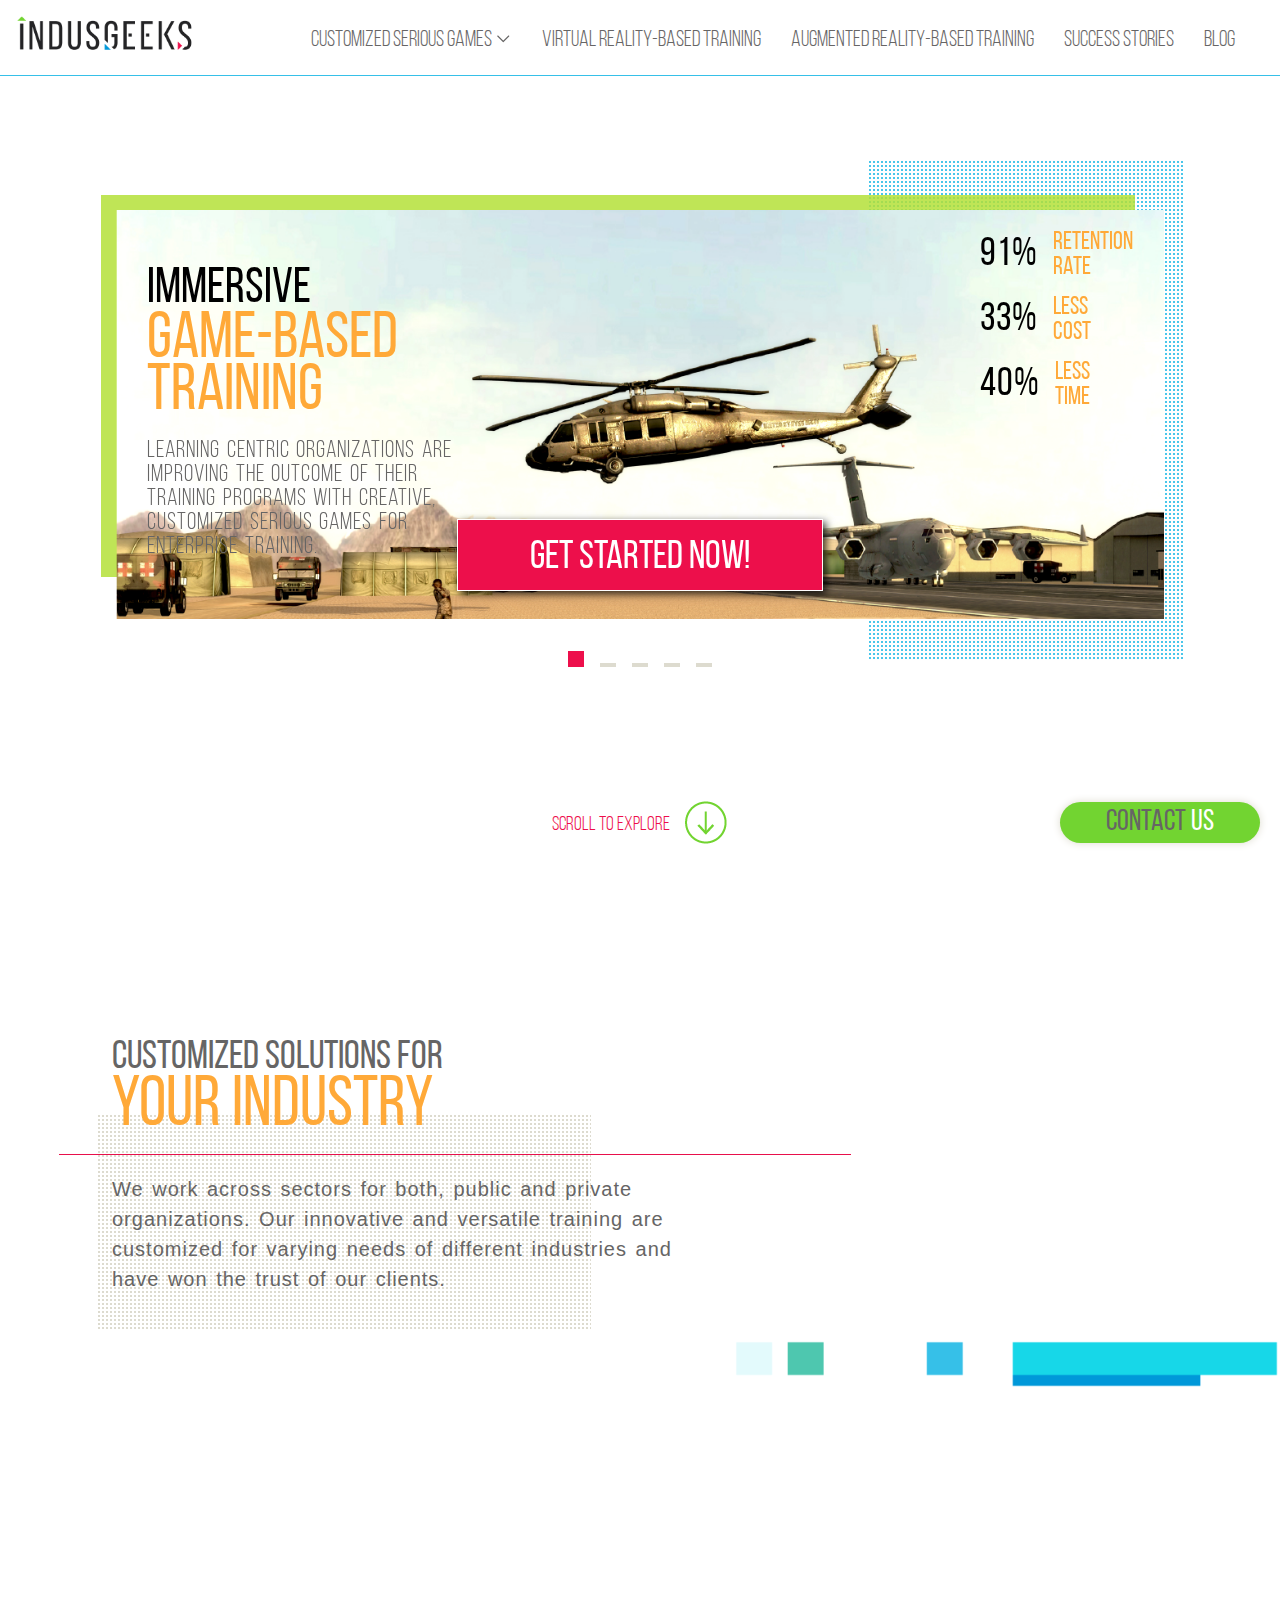
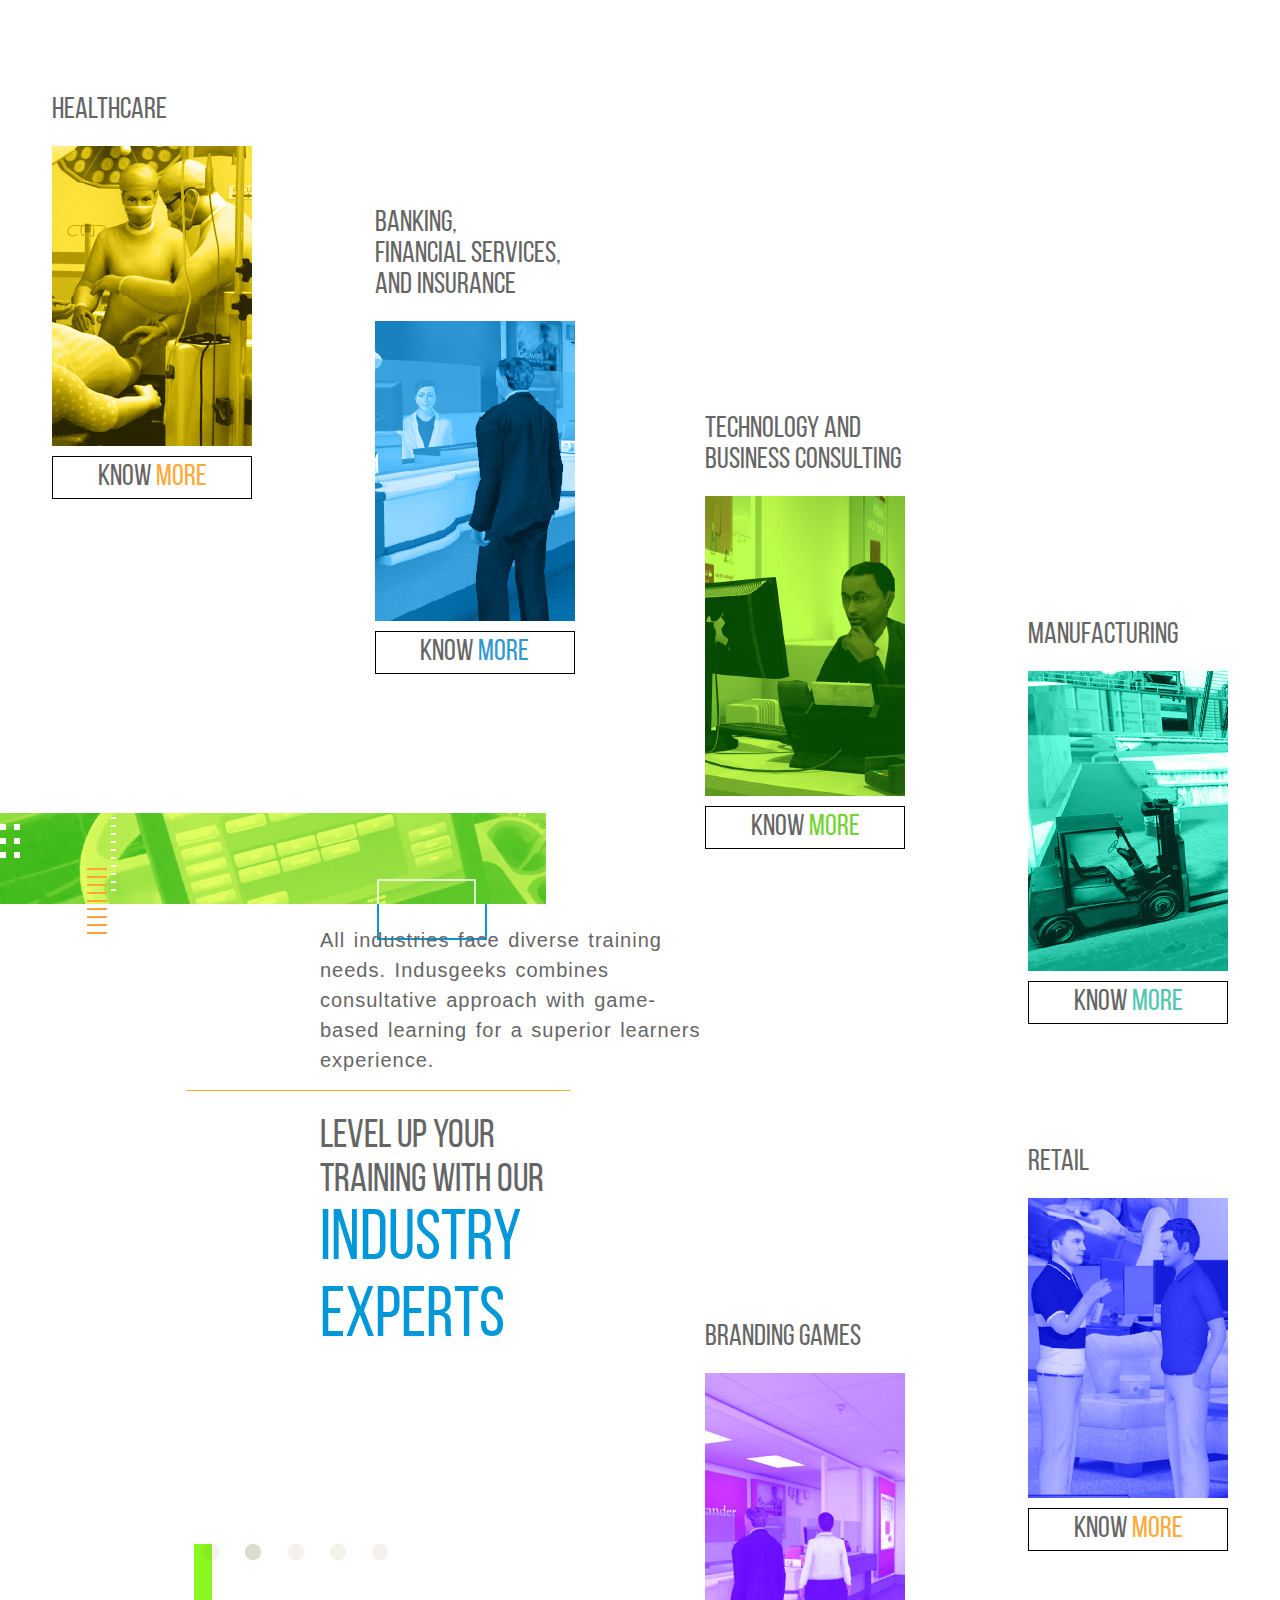
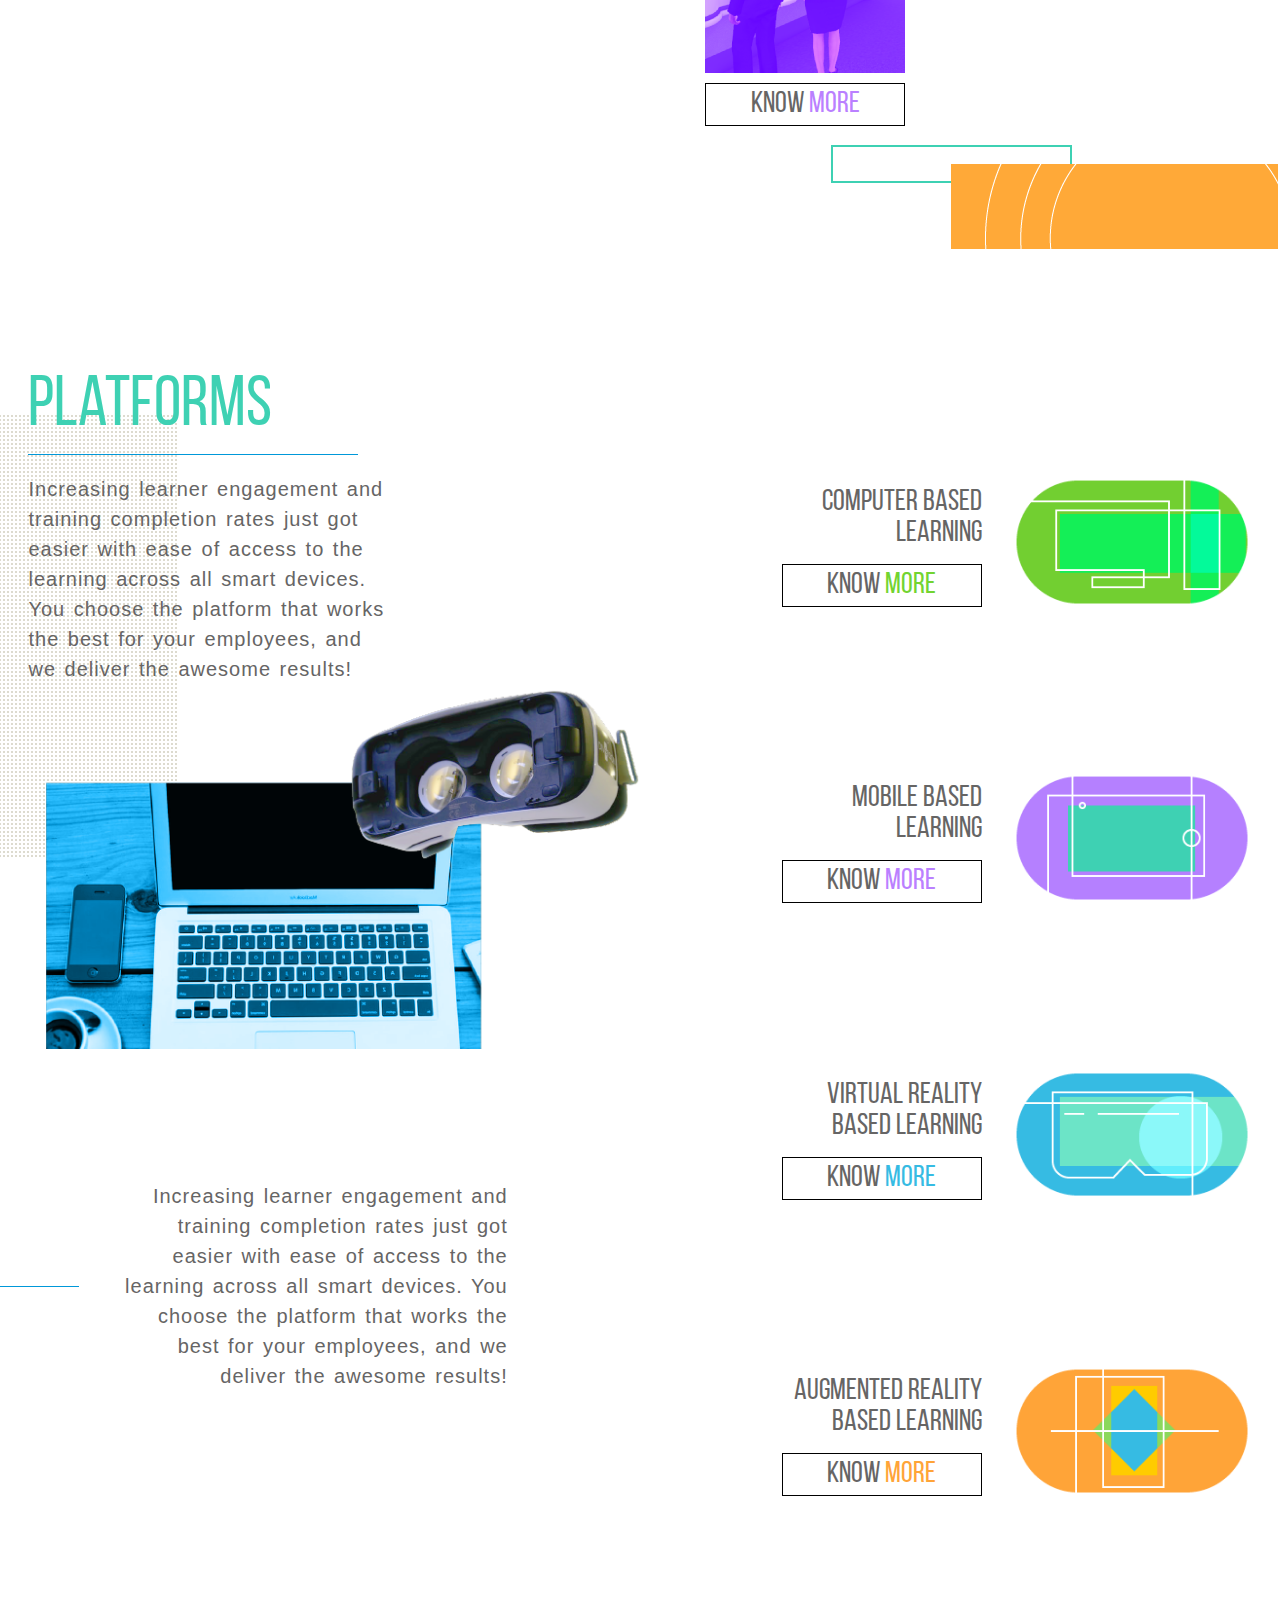
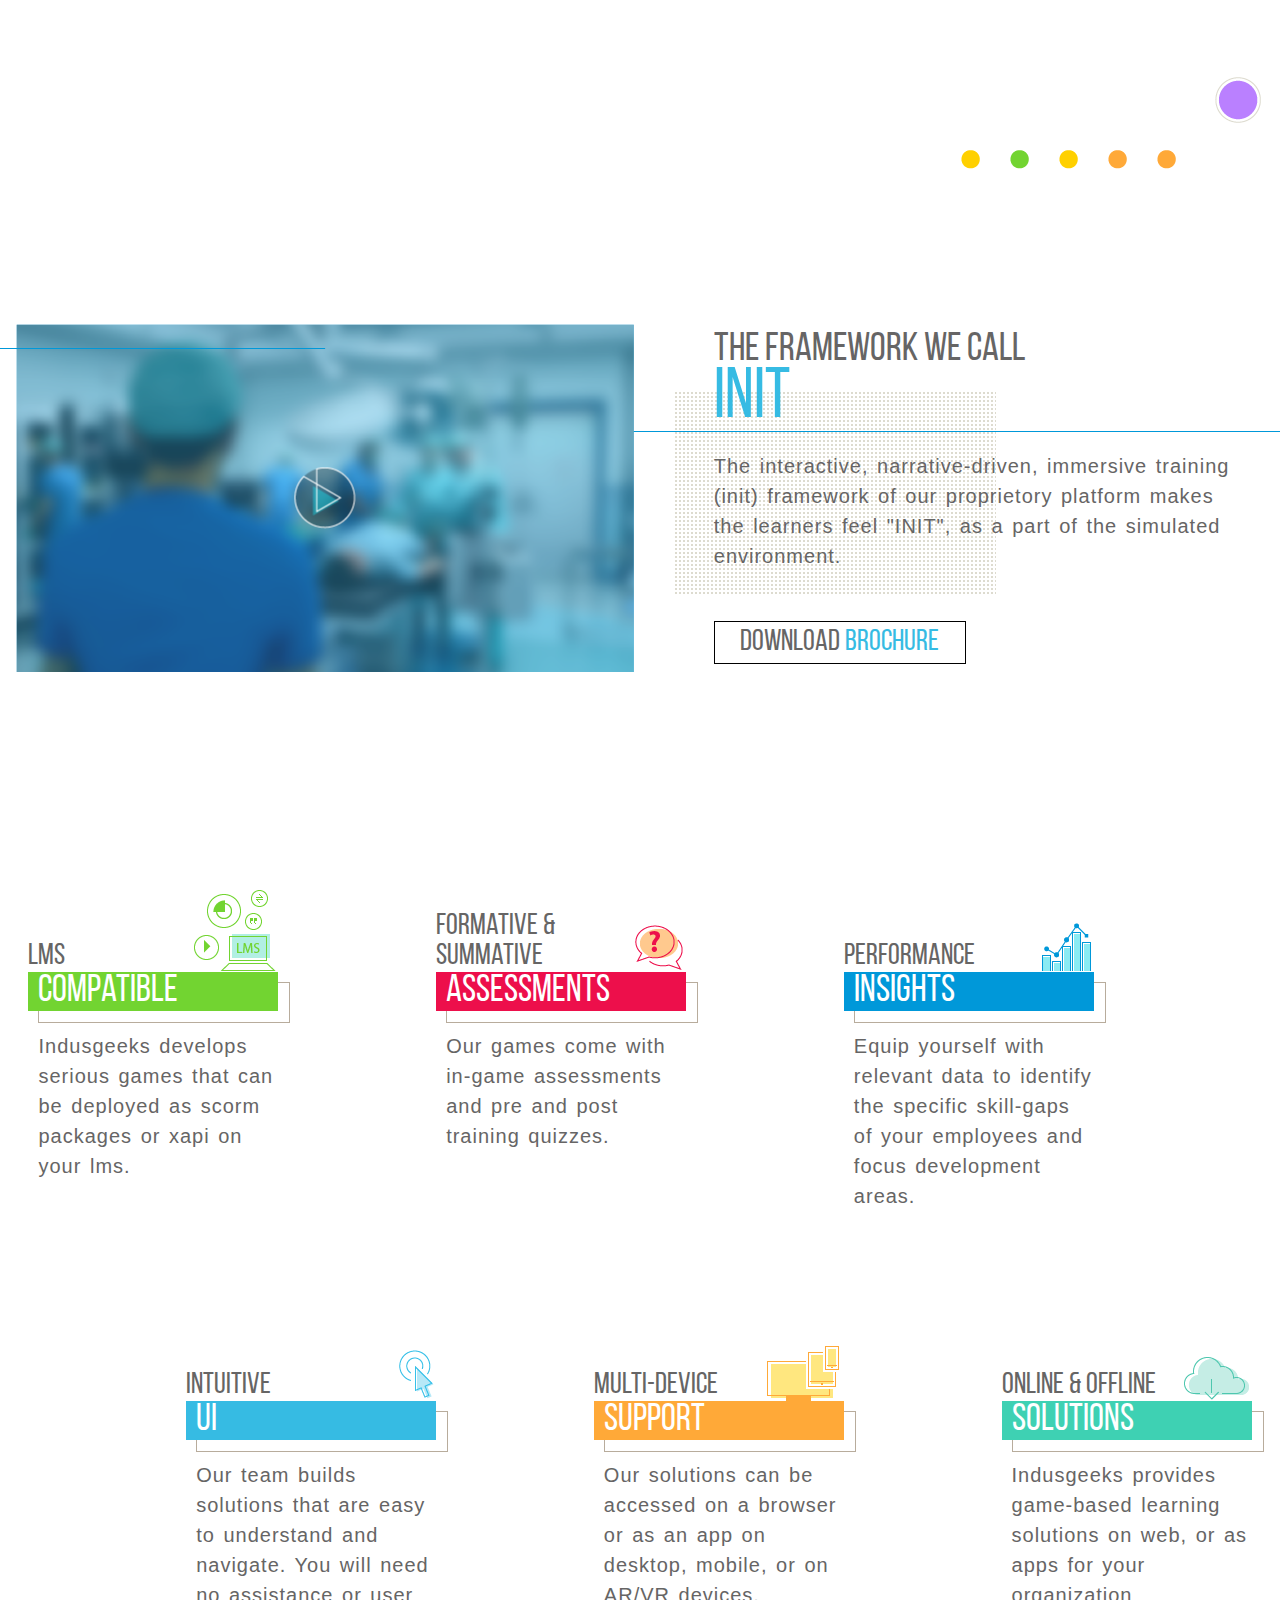
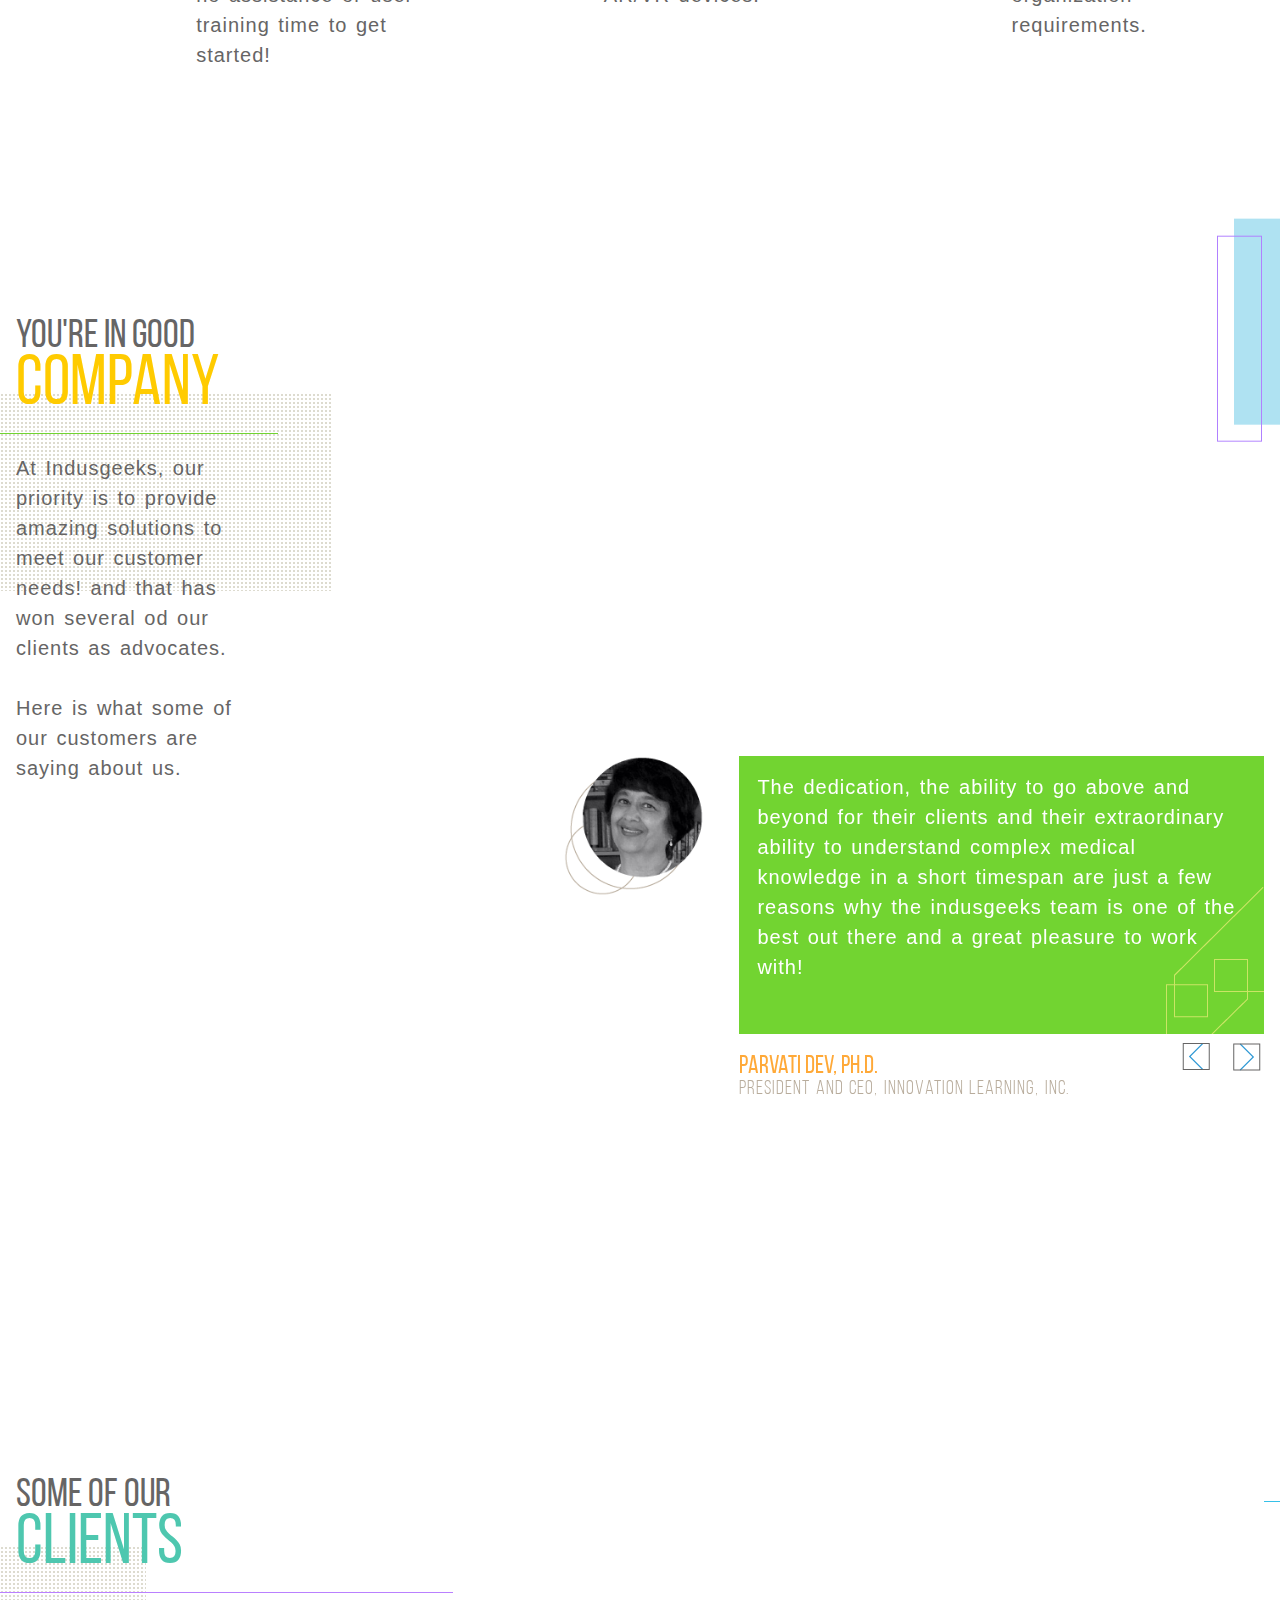
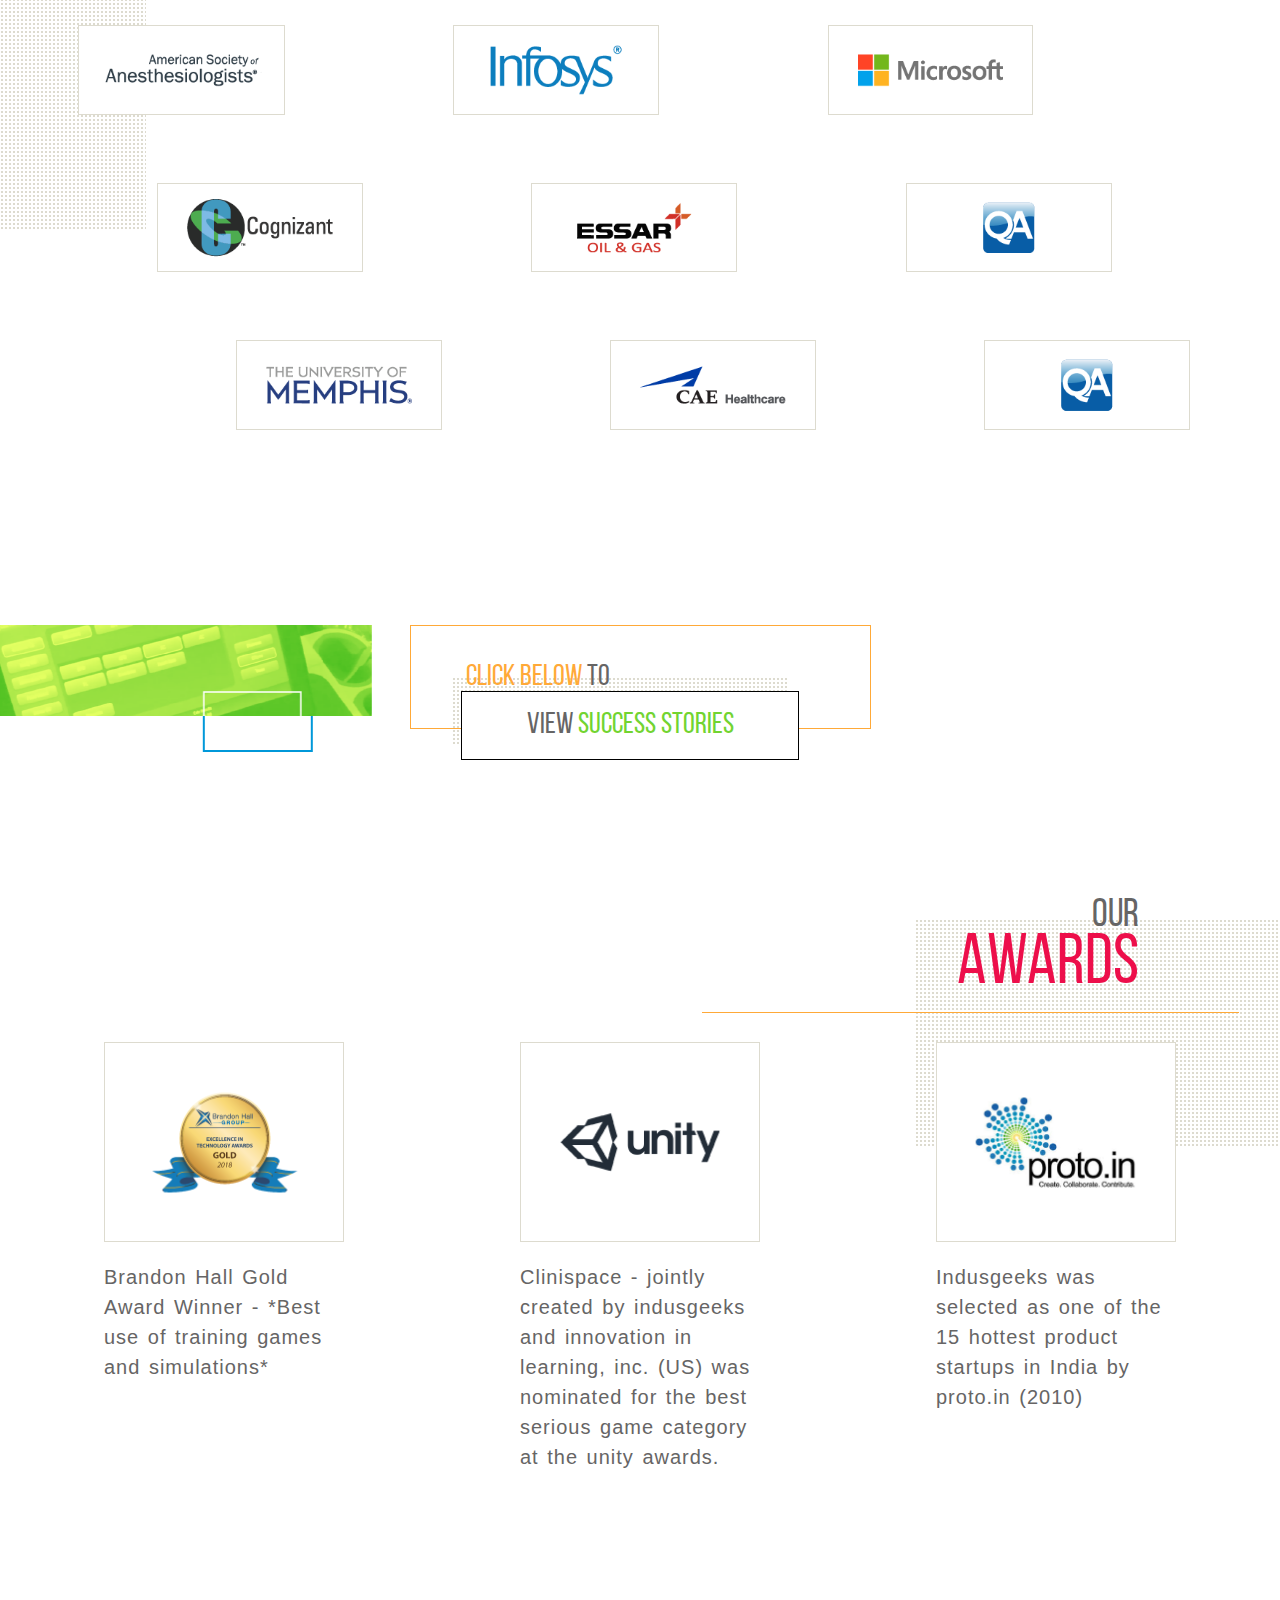
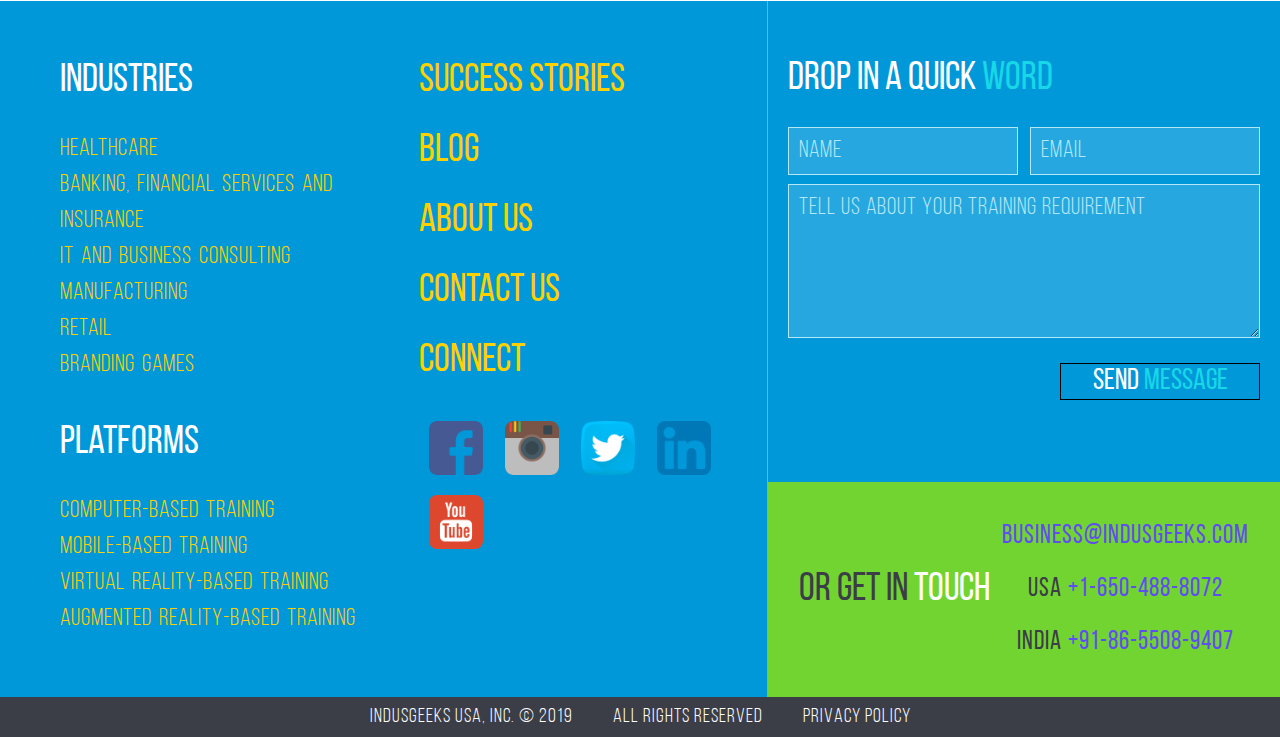
<file: index.html>
<!DOCTYPE html>
<html lang="en">

<head>
	<meta charset="UTF-8">
	<title>Indusgeeks</title>
	<meta name="viewport" content="width=device-width, initial-scale=1" />

	<!-- Slider -->
	<link rel="stylesheet" type="text/css" href="lib/slick/slick.css" />

	<!-- Main Stylesheet File -->
	<link href="css/style.css" rel="stylesheet">
</head>

<body>

	<!--==========================
	  Header
	============================-->
	<header>
		<input type="checkbox" id="nav-check" name="nav-check">
		<div class="logo">
			<a href="index.html"><img src="img/logo.png" height="60" alt="logo"></a>
		</div>
		<div class="nav-btn">
			<label for="nav-check">
				<img src="img/menu.png" alt="menu" width="40">
			</label>
		</div>
		<div class="nav-container">
			<nav>
				<ul class="menu">
					<li class="menu-item dropdown">
						<a href="#">Customized Serious Games <img src="img/dropdown.png"></a>
						<label for="drop-check" class="toggle">  Customized Serious Games <img src="img/dropdown.png">
						</label>
						<input type="checkbox" id="drop-check" name="drop-check">
						<ul class="sub-menu">
							<li class="sub-menu-item">
								<a href="#" class="orange">Industries</a>
								<ul class="sub-menu-list">
									<li class="sub-menu-list-item"><a href="healthcare.html">Healthcare</a></li>
									<li class="sub-menu-list-item"><a href="bfsi.html">Banking, Financial Services and
											Insurance</a></li>
									<li class="sub-menu-list-item"><a href="it.html">IT and business consulting</a></li>
									<li class="sub-menu-list-item"><a href="manufacturing.html">Manufacturing</a></li>
									<li class="sub-menu-list-item"><a href="retail.html">Retail</a></li>
									<li class="sub-menu-list-item"><a href="branding_games.html">Branding Games</a></li>
								</ul>
							</li>
							<li class="sub-menu-item">
								<a href="#" class="puerto_rico">Platforms</a>
								<ul class="sub-menu-list">
									<li class="sub-menu-list-item"><a href="computer_training.html">Computer-based
											Training</a></li>
									<li class="sub-menu-list-item"><a href="mobile_training.html">Mobile-based
											training</a></li>
									<li class="sub-menu-list-item"><a href="virtual_reality.html">Virtual reality-based
											Training</a></li>
									<li class="sub-menu-list-item"><a href="augmented_reality.html">Augmented
											reality-based Training</a></li>
								</ul>
							</li>
						</ul>
					</li>
					<li class="menu-item"><a href="virtual_reality.html">Virtual Reality-Based Training</a></li>
					<li class="menu-item"><a href="augmented_reality.html">Augmented Reality-Based Training</a></li>
					<li class="menu-item"><a href="success_stories.html">Success Stories</a></li>
					<li class="menu-item"><a href="blog.html">Blog</a></li>
				</ul>
			</nav>
		</div>
	</header>

	<main>

		<!--==========================
			  Hero Section
			============================-->
		<section class="hero">
			<div class="slider-hero">
				<div class="slide parallaxed">
					<div class="bg-layer-one bg-blue"></div>
					<div class="slide-container">
						<img src="img/banner_home_01.png" alt="game-based-training">
						<div class="slide-content main">
							<div class="left">
								<h2 class="slide-header black">Immersive</h2>
								<h1 class="slide-sub-header orange">Game-Based Training</h1>
								<p class="slide-text">Learning centric organizations are improving the outcome of their
									training programs with creative, customized serious games for enterprise training.
								</p>
							</div>
							<div class="right">
								<div class="specs">
									<p class="value">91%</p>
									<span class="spec">retention <span>rate</span></span>
								</div>
								<div class="specs">
									<p class="value">33%</p>
									<span class="spec">less <span>cost</span></span>
								</div>
								<div class="specs">
									<p class="value">40%</p>
									<span class="spec">less <span>time</span></span>
								</div>
							</div>
							<div class="bottom">
								<a href="#" class="slide-btn pink white">Get Started Now!</a>
							</div>
						</div>
					</div>
					<div class="bg-layer-two conifer"></div>
				</div>
				<div class="slide">
					<div class="bg-layer-one bg-green"></div>
					<div class="slide-container">
						<img src="img/banner_home_02.png" alt="game-based-training">
						<div class="slide-content ">
							<div class="text-right">
								<h2 class="slide-header black">The Hottest New trend:</h2>
								<h1 class="slide-sub-header white text_shadow">Game-Based Training</h1>
								<p class="slide-text white">Shaping the Future of digital learning with motivating &
									challenging real-life scenarios & narrative-based games.</p>
							</div>
							<div class="bottom">
								<a href="#" class="slide-btn purple white">Download White Paper</a>
							</div>
						</div>
					</div>
					<div class="bg-layer-two turquoise"></div>
				</div>
				<div class="slide">
					<div class="bg-layer-one bg-orange"></div>
					<div class="slide-container">
						<img src="img/banner_home_03.png" alt="game-based-training">
						<div class="slide-content ">
							<div class="text-right">
								<h2 class="slide-header white text_shadow">The Hottest New trend:</h2>
								<h1 class="slide-sub-header white text_shadow">Game-Based Training</h1>
								<p class="slide-text white">Shaping the Future of digital learning with motivating &
									challenging real-life scenarios & narrative-based games.</p>
							</div>
							<div class="bottom">
								<a href="#" class="slide-btn purple white">Download WHite Paper</a>
							</div>
						</div>
					</div>
					<div class="bg-layer-two turquoise"></div>
				</div>
				<div class="slide">
					<div class="bg-layer-one bg-green"></div>
					<div class="slide-container">
						<img src="img/banner_home_04.png" alt="game-based-training">
						<div class="slide-content main">
							<div class="left">
								<h2 class="slide-header indigo">Is Game Based learning</h2>
								<h1 class="slide-sub-header cerulean">Game-Based Training</h1>
								<p class="slide-text">Learning centric organizations are improving the outcome of their
									training programs with creative, customized serious games for enterprise training.
								</p>
							</div>
							<div class="bottom">
								<a href="#" class="slide-btn turquoise">View Case Studies</a>
							</div>
						</div>
					</div>
					<div class="bg-layer-two gold"></div>
				</div>
				<div class="slide">
					<div class="bg-layer-one bg-orange"></div>
					<div class="slide-container">
						<img src="img/banner_home_05.png" alt="game-based-training">
						<div class="slide-content ">
							<div class="text-right">
								<h2 class="slide-header indigo">Match The</h2>
								<h1 class="slide-sub-header white">Digital Native's Lifestyle</h1>
								<p class="slide-text indigo">Shaping the Future of digital learning with motivating &
									challenging real-life scenarios & narrative-based games.</p>
							</div>
							<div class="bottom">
								<a href="#" class="slide-btn orange white">Download Brochure</a>
							</div>
						</div>
					</div>
					<div class="bg-layer-two purple"></div>
				</div>
			</div>
			<div class="container scroll-to-explore">
				<div class="button-center">
					<a href="#industry" class="scroll-btn">Scroll To Explore <img src="img/scroll.png"
							alt="scroll-down"> </a>
				</div>
				<div id="btn-float" class="button-right">
					<a href="#industry" class="contact-btn atlantis">Contact <span class="white">Us</span></a>
				</div>
			</div>
			<div id="particles-js"></div>
		</section>

		<!--==========================
			  Industry Section
			============================-->
		<section id="industry" class="industry">
			<div class="main-container">
				<div class="section-header">
					<h2 class="section-title pink-hr">Customized Solutions For <span class="orange">Your Industry</span>
					</h2>
					<p class="section-description">We work across sectors for both, public and private organizations.
						Our innovative and versatile training are customized for varying needs of different industries
						and have won the trust of our clients.</p>
				</div>

			</div>
			<div class="separator first-separator">
				<img src="img/separator_01.png" alt="separator">
			</div>
			<div class="container">
				<div class="flex-container industry-sectors">
					<div class="box">
						<div class="box-content">
							<h3 class="box-title"> <span> Healthcare</span> </h3>
							<div class="box-img">
								<img src="img/industries_healthcare.png" alt="healthcare industry">
							</div>
							<div class="btn">
								<a href="#">Know <span class="orange">More</span></a>
							</div>
						</div>
					</div>
					<div class="box">
						<div class="box-content">
							<h3 class="box-title"> <span> Banking, <br /> Financial Services, and Insurance </span>
							</h3>
							<div class="box-img">
								<img src="img/industries_BFSI.png" alt="BFSI industry">
							</div>
							<div class="btn">
								<a href="#">Know <span class="blue">More</span></a>
							</div>
						</div>
					</div>
					<div class="box">
						<div class="box-content">
							<h3 class="box-title"> <span>Technology And Business Consulting</span> </h3>
							<div class="box-img">
								<img src="img/industries_IT.png" alt="IT industry">
							</div>
							<div class="btn">
								<a href="#">Know <span class="atlantis">More</span></a>
							</div>
						</div>
					</div>
					<div class="box">
						<div class="box-content">
							<h3 class="box-title"> <span>Manufacturing</span> </h3>
							<div class="box-img">
								<img src="img/industries_MFG.png" alt="MFG industry">
							</div>
							<div class="btn">
								<a href="#">Know <span class="puerto_rico">More</span></a>
							</div>
						</div>
					</div>
					<div class="box"></div>
					<div class="box"></div>
					<div class="box">
						<div class="box-content">
							<h3 class="box-title"> <span> Branding Games</span> </h3>
							<div class="box-img">
								<img src="img/industries_branding_games.png" alt="branding games industry">
							</div>
							<div class="btn">
								<a href="#">Know <span class="purple">More</span></a>
							</div>
						</div>
					</div>
					<div class="box">
						<div class="box-content">
							<h3 class="box-title"> <span>Retail</span> </h3>
							<div class="box-img">
								<img src="img/industries_retail.png" alt="retail industry">
							</div>
							<div class="btn">
								<a href="#">Know <span class="orange">More</span></a>
							</div>
						</div>
					</div>
				</div>
			</div>
			<div class="separator_two">
				<img src="img/separator_02.png" alt="separator">
			</div>
			<div class="separator_three">
				<img src="img/separator_03.png" alt="separator">
			</div>
			<div class="separator_four">
				<img src="img/separator_04.png" alt="separator">
			</div>
			<div class="industry-content">
				<div class="section-header">
					<p class="section-description orange-hr">All industries face diverse training needs. Indusgeeks
						combines consultative approach with game-based learning for a superior learners experience.</p>
					<h2 class="section-title">Level Up your<br> training with our <span class="cerulean">Industry
							<br>Experts</span></h2>
				</div>
			</div>
		</section>

		<!--==========================
			  Platforms Section
			============================-->
		<section class="platforms">
			<div class="main-container">
				<div class="flex-container">
					<div class="flex-inner section-header">
						<h2 class="section-title cerulean-hr"><span class="shamrock">Platforms</span></h2>
						<p class="section-description">Increasing learner engagement and training completion rates just
							got easier with ease of access to the learning across all smart devices. You choose the
							platform that works the best for your employees, and we deliver the awesome results!</p>
						<div class="section-img">
							<img src="img/platforms_01.png" alt="platforms">
						</div>
						<p class="section-description cerulean-hr">Increasing learner engagement and training completion
							rates just got easier with ease of access to the learning across all smart devices. You
							choose the platform that works the best for your employees, and we deliver the awesome
							results!</p>
					</div>
					<div class="flex-inner">
						<div class="platforms-content">
							<div class="learning">
								<div class="btn">
									<h3 class="learning-type">Computer Based <br> Learning</h3>
									<a href="#">Know <span class="atlantis">More</span></a>
								</div>
								<div class="learning-icon">
									<img src="img/icon_computer_based_learning.png" alt="computer based learning">
								</div>
							</div>
							<div class="learning">
								<div class="btn">
									<h3 class="learning-type">Mobile Based <br> Learning</h3>
									<a href="#">Know <span class="purple">More</span></a>
								</div>
								<div class="learning-icon">
									<img src="img/icon_mobile_based_learning.png" alt="mobile based learning">
								</div>
							</div>
							<div class="learning">
								<div class="btn">
									<h3 class="learning-type">Virtual reality <br>Based Learning</h3>
									<a href="#">Know <span class="picton">More</span></a>
								</div>
								<div class="learning-icon">
									<img src="img/icon_VR.png" alt="Virtual reality based learning">
								</div>
							</div>
							<div class="learning">
								<div class="btn">
									<h3 class="learning-type">Augmented reality <br>Based Learning</h3>
									<a href="#">Know <span class="carrot">More</span></a>
								</div>
								<div class="learning-icon">
									<img src="img/icon_AR.png" alt="Augmented reality based learning">
								</div>
							</div>
						</div>
					</div>
				</div>
				<div class="separator">
					<img src="img/separator_05.png" alt="separator">
				</div>
			</div>
		</section>

		<!--==========================
			 Init Section
			============================-->
		<section class="init">
			<div class="main-container">
				<div class="flex-container">
					<div class="flex-inner init-video cerulean-hr">
						<img src="img/video.png" alt="video">
						<div class="video-popup">
							<a class="video-play-btn" target="_blank" href="https://www.youtube.com/watch?v=KUln2DXU5VE"
								data-animate="zoomIn" data-duration="1.5s" data-delay="0.1s">
								<img src="img/video_play.png" alt="video play">
							</a>
						</div>
					</div>
					<div class="flex-inner section-header init-content">
						<h2 class="section-title cerulean-hr">The Framework We Call <span class="picton">Init</span>
						</h2>
						<p class="section-description">The interactive, narrative-driven, immersive training (init)
							framework of our proprietory platform makes the learners feel "INIT", as a part of the
							simulated environment.</p>
						<div class="btn">
							<a href="#">Download <span class="picton">Brochure</span></a>
						</div>
					</div>
				</div>
				<div class="flex-container init-framework">
					<div class="box">
						<div class="box-content">
							<h3 class="box-title">LMS</h3>
							<img src="img/icon_LMS.png" alt="LMS">
							<h2 class="title-span atlantis"><span class="white">Compatible</span></h2>
							<p class="description">Indusgeeks develops serious games that can be deployed as scorm
								packages or xapi on your lms.</p>
						</div>
					</div>
					<div class="box">
						<div class="box-content">
							<h3 class="box-title">Formative & Summative</h3>
							<img src="img/icon_formative_summative_assesments.png"
								alt="Formative summative assessments">
							<h2 class="title-span pink"><span class="white">Assessments</span></h2>
							<p class="description">Our games come with in-game assessments and pre and post training
								quizzes.</p>
						</div>
					</div>
					<div class="box">
						<div class="box-content">
							<h3 class="box-title">Performance</h3>
							<img src="img/icon_performance_insight.png" alt="Performance insight">
							<h2 class="title-span cerulean"><span class="white">Insights</span></h2>
							<p class="description">Equip yourself with relevant data to identify the specific skill-gaps
								of your employees and focus development areas.</p>
						</div>
					</div>
					<div class="box">
						<div class="box-content">
							<h3 class="box-title">Intuitive</h3>
							<img src="img/icon_intutive_UI.png" alt="Intuitive UI">
							<h2 class="title-span picton"><span class="white">UI</span></h2>
							<p class="description">Our team builds solutions that are easy to understand and navigate.
								You will need no assistance or user training time to get started!</p>
						</div>
					</div>
					<div class="box">
						<div class="box-content">
							<h3 class="box-title">Multi-Device</h3>
							<img src="img/icon_multi_device_support.png" alt="multi device support">
							<h2 class="title-span orange"><span class="white">Support</span></h2>
							<p class="description">Our solutions can be accessed on a browser or as an app on desktop,
								mobile, or on AR/VR devices.</p>
						</div>
					</div>
					<div class="box">
						<div class="box-content">
							<h3 class="box-title">Online & Offline</h3>
							<img src="img/icon_offline_online_support.png" alt="offline online support">
							<h2 class="title-span shamrock"><span class="white">Solutions</span></h2>
							<p class="description">Indusgeeks provides game-based learning solutions on web, or as apps
								for your organization requirements.</p>
						</div>
					</div>
				</div>
			</div>
		</section>

		<!--==========================
			  Testimonial Section
			============================-->
		<section class="testimonials">
			<div class="main-container">

				<div class="testimonials-separator">
					<img src="./img/Separator_13.png" class="img-fluid" alt="">
				</div>

				<div class="flex-container">
					<div class="flex-inner section-header">
						<h2 class="section-title atlantis-hr">You're in Good<span class="yellow">company</span></h2>
						<p class="section-description">At Indusgeeks, our priority is to provide amazing solutions to
							meet our customer needs! and that has won several od our clients as advocates.
							<br><br>
							Here is what some of our customers are saying about us.</p>


					</div>
					<div class="flex-inner">
						<div class="client-testimonials">
							<div class="slider-testimonials">
								<div class="slide">
									<div class="slide-container">
										<div class="slide-img">
											<img src="img/testimonial_client_01.png" alt="client testimonial">
										</div>
										<div class="slide-content">
											<div class="slide-text atlantis">
												<p class="section-description white">The dedication, the ability to go
													above and beyond for their clients and their extraordinary ability
													to understand complex medical knowledge in a short timespan are just
													a few reasons why the indusgeeks team is one of the best out there
													and a great pleasure to work with!</p>
											</div>
											<div class="client-details">
												<h3 class="client-name">Parvati Dev, PH.D.</h3>
												<p class="designation">President and CEO, innovation learning, INC.</p>
											</div>
										</div>
									</div>
								</div>
								<div class="slide">
									<div class="slide-container">
										<div class="slide-img">
											<img src="img/testimonial_client_01.png" alt="client testimonial">
										</div>
										<div class="slide-content">
											<div class="slide-text atlantis">
												<p class="section-description white">The dedication, the ability to go
													above and beyond for their clients and their extraordinary ability
													to understand complex medical knowledge in a short timespan are just
													a few reasons why the indusgeeks team is one of the best out there
													and a great pleasure to work with!</p>
											</div>
											<div class="client-details">
												<h3 class="client-name">Parvati Dev, PH.D.</h3>
												<p class="designation">President and CEO, innovation learning, INC.</p>
											</div>
										</div>
									</div>
								</div>

								<div class="slide">
									<div class="slide-container">
										<div class="slide-img">
											<img src="img/testimonial_client_01.png" alt="client testimonial">
										</div>
										<div class="slide-content">
											<div class="slide-text atlantis">
												<p class="section-description white">The dedication, the ability to go
													above and beyond for their clients and their extraordinary ability
													to understand complex medical knowledge in a short timespan are just
													a few reasons why the indusgeeks team is one of the best out there
													and a great pleasure to work with!</p>
											</div>
											<div class="client-details">
												<h3 class="client-name">Parvati Dev, PH.D.</h3>
												<p class="designation">President and CEO, innovation learning, INC.</p>
											</div>
										</div>
									</div>
								</div>
								<div class="slide">
									<div class="slide-container">
										<div class="slide-img">
											<img src="img/testimonial_client_01.png" alt="client testimonial">
										</div>
										<div class="slide-content">
											<div class="slide-text atlantis">
												<p class="section-description white">The dedication, the ability to go
													above and beyond for their clients and their extraordinary ability
													to understand complex medical knowledge in a short timespan are just
													a few reasons why the indusgeeks team is one of the best out there
													and a great pleasure to work with!</p>
											</div>
											<div class="client-details">
												<h3 class="client-name">Parvati Dev, PH.D.</h3>
												<p class="designation">President and CEO, innovation learning, INC.</p>
											</div>
										</div>
									</div>
								</div>
							</div>
							<div class="slider-controls">
								<button class="prev"><img src="img/backward.png" alt="backward"></button>
								<button class="next"><img src="img/forward.png" alt="forward"></button>
							</div>
						</div>
					</div>
				</div>
			</div>
		</section>

		<!--==========================
			  Clients Section
			============================-->
		<section class="clients">
			<div class="main-container">
				<div class="section-header">
					<h2 class="section-title purple-hr">Some of our<span class="puerto_rico">Clients</span></h2>

					<div class="clients-separator">
						<img src="./img/Separator_11.png" alt="">
					</div>
				</div>
				<div class="client_logos">
					<div class="box">
						<div class="box-img">
							<img src="img/logo_ASA.png" alt="American Society of Anesthesiologists logo">
						</div>
						<div class="box-img">
							<img src="img/logo_Infosys.png" alt="Infosys logo">
						</div>
						<div class="box-img">
							<img src="img/logo_Microsoft.png" alt="Microsoft logo">
						</div>
					</div>
					<div class="box">
						<div class="box-img">
							<img src="img/logo_Cognizant.png" alt="Cognizant logo">
						</div>
						<div class="box-img">
							<img src="img/logo_Essar.png" alt="Essar logo">
						</div>
						<div class="box-img">
							<img src="img/logo_QA.png" alt="QA logo">
						</div>
					</div>
					<div class="box">
						<div class="box-img">
							<img src="img/logo_Univesity_of_Memphis.png" alt="University of Memphis logo">
						</div>
						<div class="box-img">
							<img src="img/logo_CAE.png" alt="CAE logo">
						</div>
						<div class="box-img">
							<img src="img/logo_QA.png" alt="QA logo">
						</div>
					</div>
				</div>
			</div>
			<div class="client-btn">
				<div class="separator_two">
					<img src="img/separator_02.png" alt="separator">
				</div>

				<div class="btn-bottom">
					<a href="#"><span class="orange">Click Below</span> to</a>
				</div>
				<div class="btn-top">
					<a href="#">View <span class="atlantis">Success Stories</span></a>
				</div>

			</div>
		</section>

		<!--==========================
			  Awards Section
			============================-->
		<section class="awards">
			<div class="main-container">
				<div class="section-header">
					<h2 class="section-title orange-hr">Our <span class="pink">Awards</span></h2>
				</div>
				<div class="flex-container">
					<div class="box">
						<div class="box-content">
							<div class="box-img">
								<img src="img/logo_brandon_hall.png" alt="Brandon Hall logo">
							</div>
							<div class="box-text">
								<p class="section-description">Brandon Hall Gold Award Winner - *Best use of training
									games and simulations*</p>
							</div>
						</div>
					</div>
					<div class="box">
						<div class="box-content">
							<div class="box-img">
								<img src="img/logo_Unity.png" alt="Unity logo">
							</div>
							<div class="box-text">
								<p class="section-description">Clinispace - jointly created by indusgeeks and innovation
									in learning, inc. (US) was nominated for the best serious game category at the unity
									awards.</p>
							</div>
						</div>
					</div>
					<div class="box">
						<div class="box-content">
							<div class="box-img">
								<img src="img/logo_Proto.png" alt="Proto logo">
							</div>
							<div class="box-text">
								<p class="section-description">Indusgeeks was selected as one of the 15 hottest product
									startups in India by proto.in (2010)</p>
							</div>
						</div>
					</div>
				</div>
			</div>
		</section>



		<!--==========================
			  Footer
			============================-->
		<footer>
			<div class="footer-left">
				<div class="footer-col">
					<ul class="footer-list">
						<li class="page-category white">Industries</li>
						<li class="list-item"><a href="healthcare.html">Healthcare</a></li>
						<li class="list-item"><a href="bfsi.html">Banking, Financial Services and Insurance</a></li>
						<li class="list-item"><a href="it.html">IT and business consulting</a></li>
						<li class="list-item"><a href="manufacturing.html">Manufacturing</a></li>
						<li class="list-item"><a href="retail.html">Retail</a></li>
						<li class="list-item"><a href="branding_games.html">Branding Games</a></li>
					</ul>
					<ul class="footer-list">
						<li class="page-category white">Platforms</li>
						<li class="list-item"><a href="computer_training.html">Computer-based Training</a></li>
						<li class="list-item"><a href="mobile_training.html">Mobile-based training</a></li>
						<li class="list-item"><a href="virtual_reality.html">Virtual reality-based Training</a></li>
						<li class="list-item"><a href="augmented_reality.html">Augmented reality-based Training</a></li>
					</ul>
				</div>
				<div class="footer-col">
					<ul class="footer-links">
						<li class="title"><a href="success_stories.html">Success Stories</a></li>
						<li class="title"><a href="blog.html">Blog</a></li>
						<li class="title"><a href="about_us.html">About Us</a></li>
						<li class="title"><a href="contact.html">Contact Us</a></li>
						<li class="title"><a href="#">Connect</a></li>

					</ul>
					<ul class="social-media-links">
						<li><a href="#"><img src="img/social/png/001-facebook.png" alt="Facebook"></a></li>
						<li><a href="#"><img src="img/social/png/002-instagram.png" alt="Instagram"></a></li>
						<li><a href="#"><img src="img/social/png/003-twitter.png" alt="Twitter"></a></li>
						<li><a href="#"><img src="img/social/png/004-linkedin.png" alt="Linkedin"></a></li>
						<li><a href="#"><img src="img/social/png/005-youtube.png" alt="Youtube"></a></li>
					</ul>
				</div>
			</div>
			<div class="footer-right">
				<div class="footer-row">
					<div class="form">
						<h2 class="footer-heading white">Drop in a quick <span class="turquoise">Word</span></h2>
						<form id="contact-form" action="#" method="get">
							<div class="field-wrap">
								<div class="field">
									<input placeholder="Name" type="text" tabindex="1" required="">
								</div>
								<div class="field">
									<input placeholder="Email" type="email" tabindex="1" required="">
								</div>
							</div>
							<div class="field-wrap">
								<div class="field">
									<textarea class="input1" name="message"
										placeholder="Tell Us About Your Training Requirement"></textarea>
								</div>
							</div>
							<div class="field-wrap">
								<button type="submit" form="contact-form" value="Submit" class="btn-submit white">Send
									<span class="turquoise">Message</span></button>
							</div>
						</form>
					</div>
				</div>
				<div class="footer-row atlantis">
					<div>
						<h2 class="footer-heading tuna">Or get in <span class="white">touch</span></h2>
					</div>
					<div class="contact-details">
						<p class="royal_blue">business@indusgeeks.com</p>
						<p class="royal_blue"><span class="tuna">USA</span> +1-650-488-8072</p>
						<p class="royal_blue"><span class="tuna">India</span> +91-86-5508-9407</p>
					</div>
				</div>
			</div>
			<div class="copyright">
				<ul>
					<li>Indusgeeks USA, Inc. © 2019 </li>
					<li>All rights reserved</li>
					<li><a href="#">Privacy Policy</li>
				</ul>
			</div>
		</footer>
	</main>

	<div class="mobile-body-overly"></div>

	<!-- JavaScript Libraries -->
	<script src="lib/jquery/jquery.min.js"></script>
	<script src="lib/slick/slick.min.js"></script>
	<!-- <script src='js/particles.js'></script> -->
	<script src="js/script.js"></script>

</body>

</html>
</file>
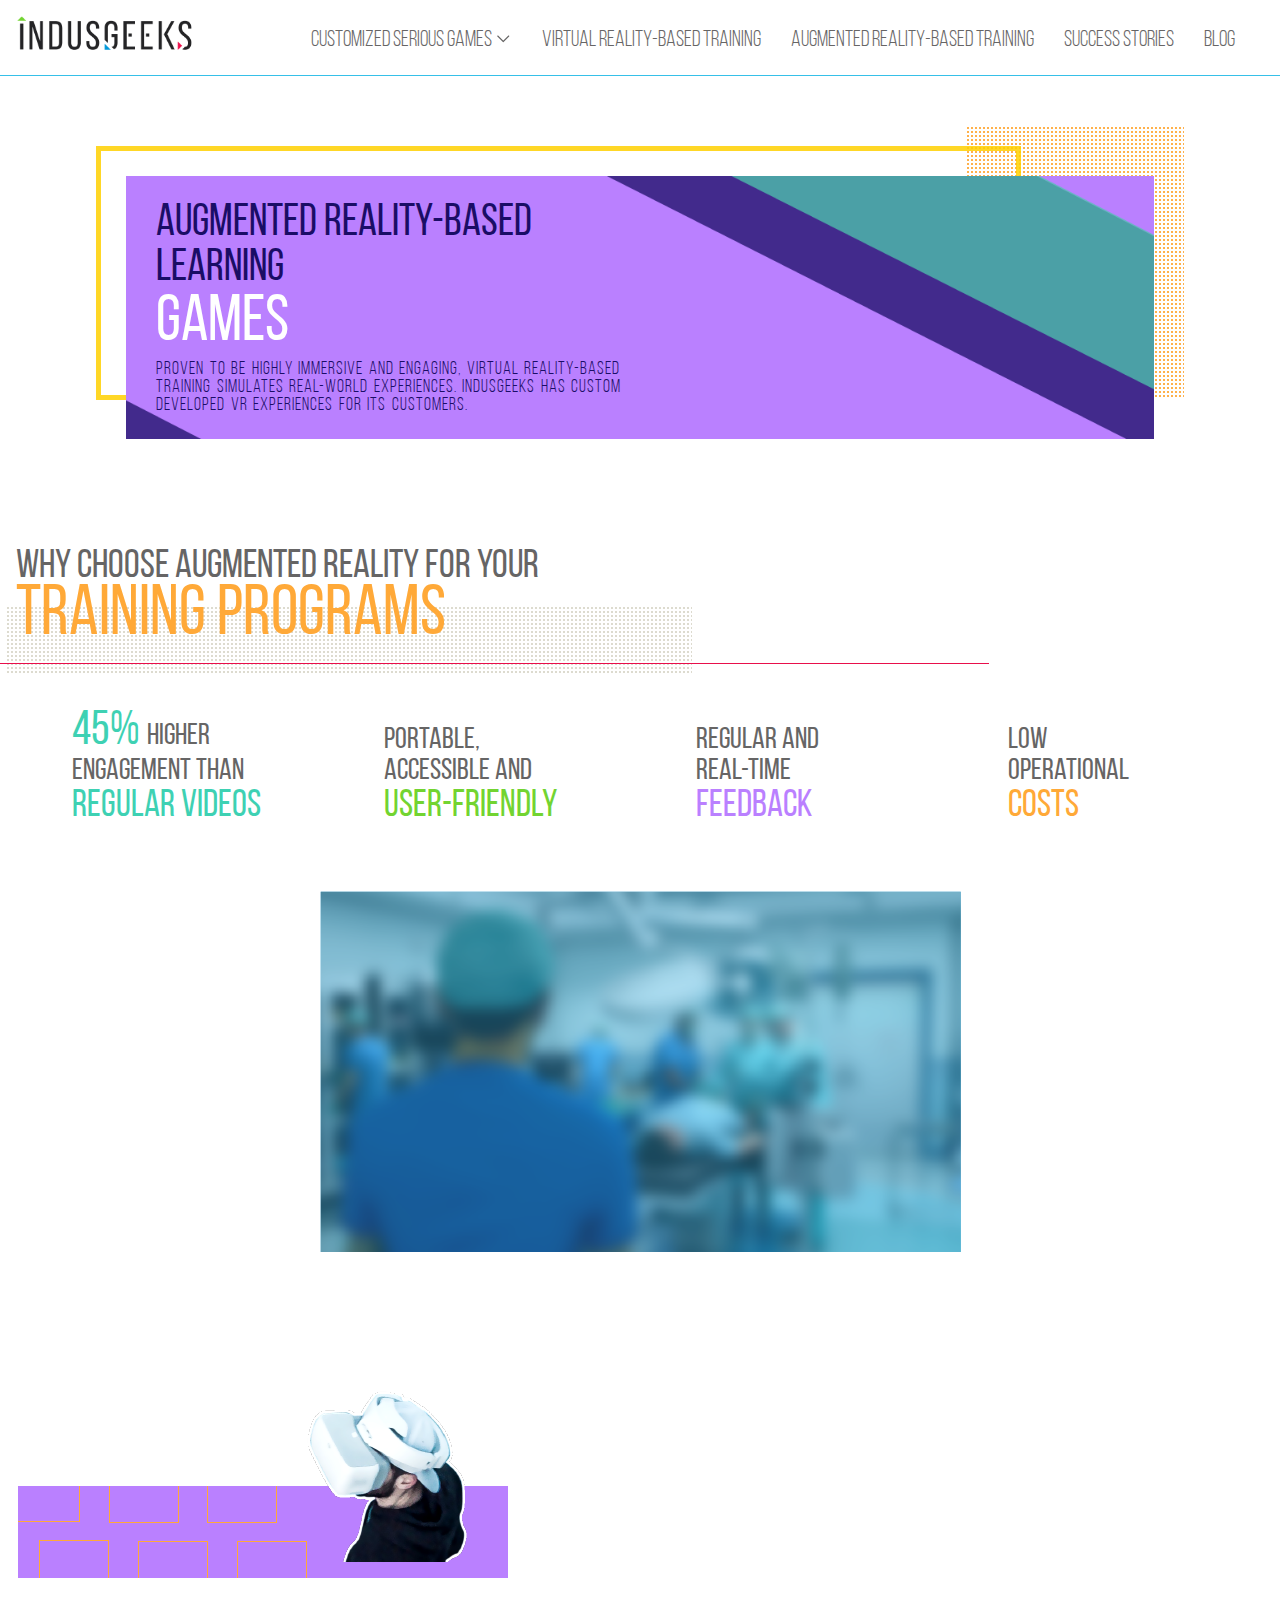
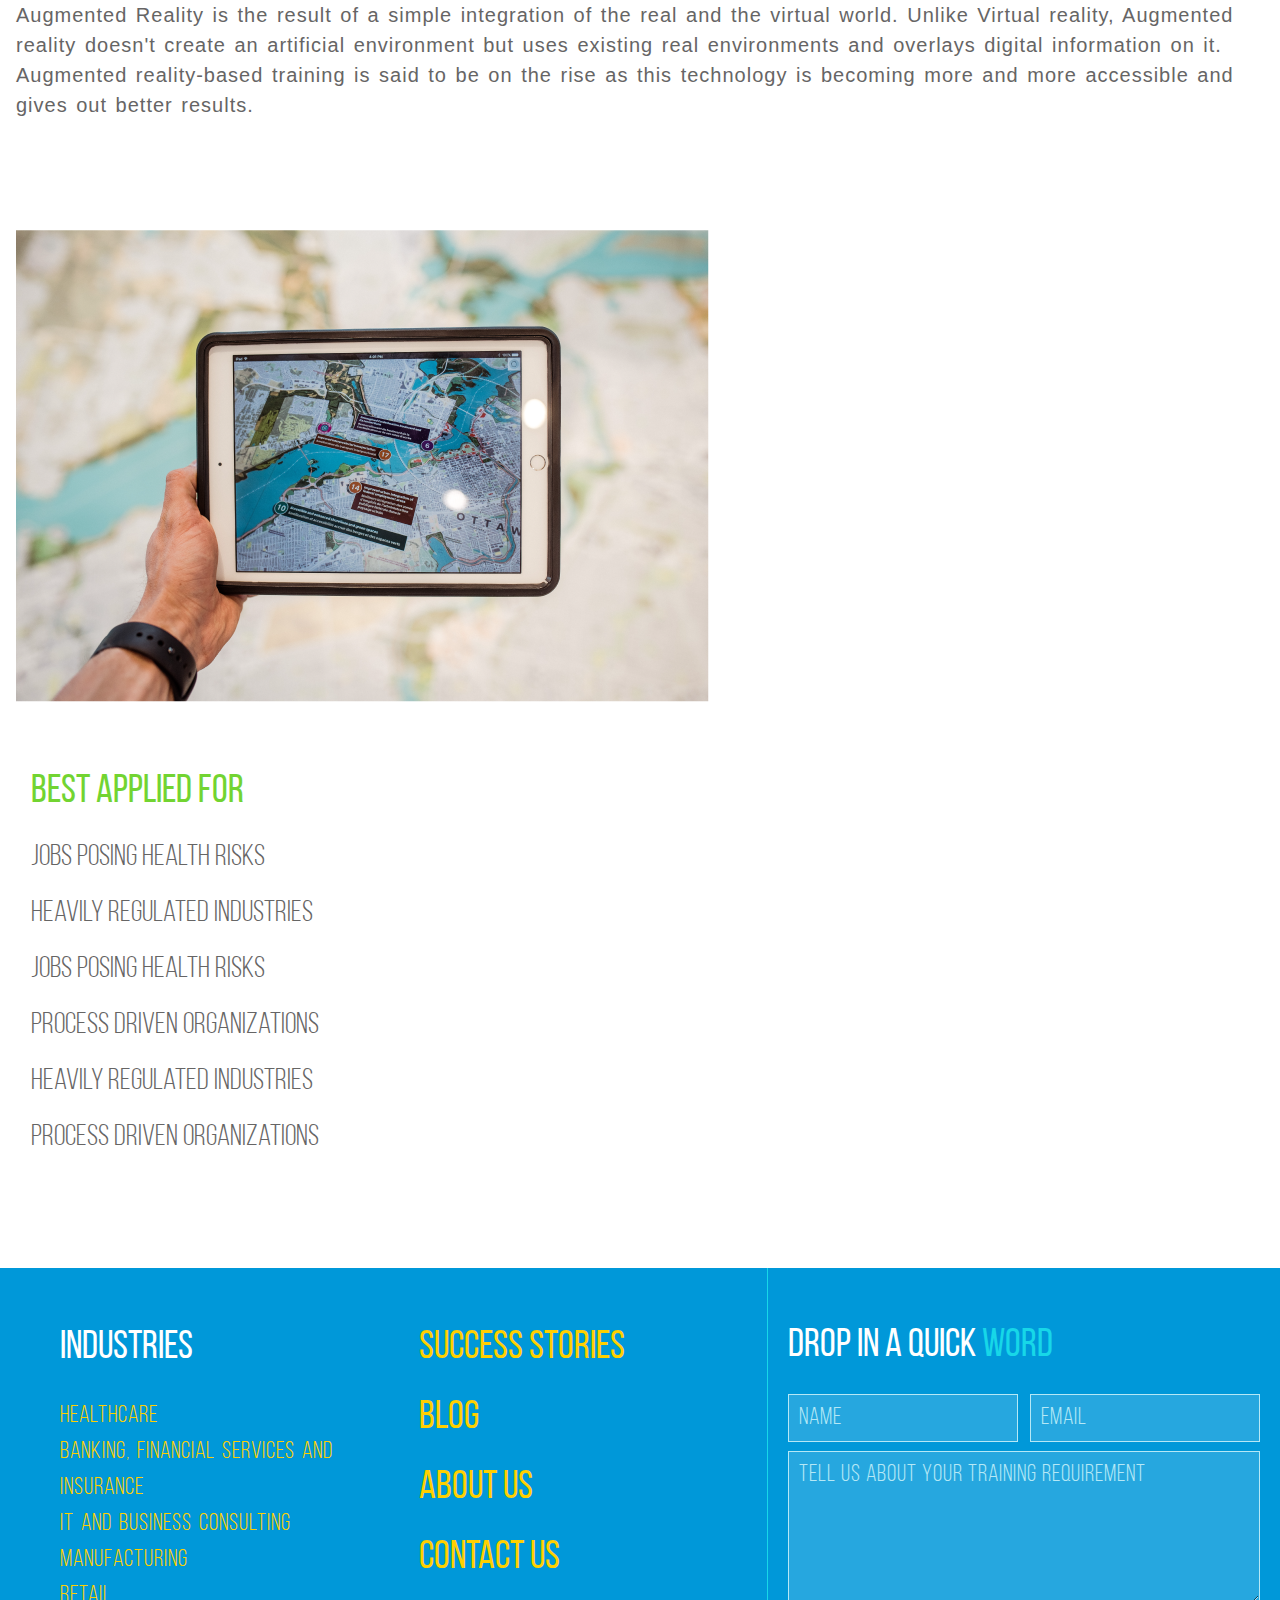
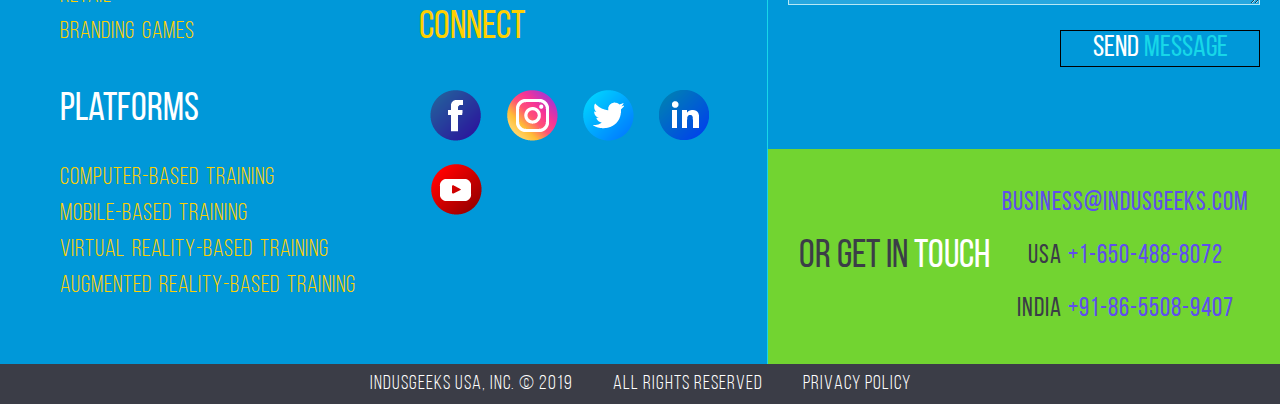
<file: augmented_reality.html>
<!DOCTYPE html>
<html>
<head>
	<meta charset="UTF-8">
  <title>AR Based Learning - Indusgeeks</title>
  <meta name="viewport" content="width=device-width, initial-scale=1" />

  <!-- Slider -->
  <link rel="stylesheet" type="text/css" href="lib/slick/slick.css"/>

  <!-- Main Stylesheet File -->
  <link href="css/style.css" rel="stylesheet">
</head>
<body>
	<!--==========================
	  Header
	============================-->
	<header>
		<input type="checkbox" id="nav-check" name="nav-check">
		<div class="logo">
			<a href="index.html"><img src="img/logo.png" alt="logo"></a>
		</div>
		<div class="nav-btn">
			<label for="nav-check">
			  <img src="img/menu.png" alt="menu" width="40">
			</label>
		</div>
		<div class="nav-container">
			<nav>
				<ul class="menu">
					<li class="menu-item dropdown">
						<a href="#">Customized Serious Games <img src="img/dropdown.png"></a>
						<label for="drop-check" class="toggle"> Customized Serious Games <img src="img/dropdown.png"> </label>
						<input type="checkbox" id="drop-check" name="drop-check">
						<ul class="sub-menu">
							<li class="sub-menu-item">
								<a href="#" class="orange">Industries</a>
								<ul class="sub-menu-list">
									<li class="sub-menu-list-item"><a href="healthcare.html">Healthcare</a></li>
									<li class="sub-menu-list-item"><a href="bfsi.html">Banking, Financial Services and Insurance</a></li>
									<li class="sub-menu-list-item"><a href="it.html">IT and business consulting</a></li>
									<li class="sub-menu-list-item"><a href="manufacturing.html">Manufacturing</a></li>
									<li class="sub-menu-list-item"><a href="retail.html">Retail</a></li>
									<li class="sub-menu-list-item"><a href="branding_games.html">Branding Games</a></li>										
								</ul>
							</li>
							<li class="sub-menu-item">
								<a href="#" class="puerto_rico">Platforms</a>
								<ul class="sub-menu-list">
									<li class="sub-menu-list-item"><a href="computer_training.html">Computer-based Training</a></li>
									<li class="sub-menu-list-item"><a href="mobile_training.html">Mobile-based training</a></li>
									<li class="sub-menu-list-item"><a href="virtual_reality.html">Virtual reality-based Training</a></li>
									<li class="sub-menu-list-item"><a href="augmented_reality.html">Augmented reality-based Training</a></li>										
								</ul>
							</li>
						</ul>							
					</li>
					<li class="menu-item"><a href="virtual_reality.html">Virtual Reality-Based Training</a></li>
					<li class="menu-item"><a href="augmented_reality.html">Augmented Reality-Based Training</a></li>
					<li class="menu-item"><a href="success_stories.html">Success Stories</a></li>
					<li class="menu-item"><a href="blog.html">Blog</a></li>
				</ul>
	  		</nav>
		</div>
	</header>

	<main class="pages platform-pages">
		<!--==========================
		  Hero Section
		============================-->
		<section class="hero">
			<div class="hero-container">
				<div class="bg-layer-one bg-orange"></div>
				<div class="hero-bg">
					<img src="img/banner_AR.png" alt="healthcare platform">
					<div class="hero-content">
						<div class="content-left">
							<h1 class="hero-header indigo">Augmented Reality-Based Learning<span class="white">Games</span></h1>
							<p class="hero-text indigo">Proven to be highly immersive and engaging, Virtual Reality-based training simulates real-world experiences. Indusgeeks has custom developed VR experiences for its customers.</p>
						</div>
					</div>
				</div>
				<div class="bg-layer-two gold"></div>
			</div>
		</section>

		<!--==========================
		  Applications Section
		============================-->
		<section class="platform-applications">
			<div class="main-container">
				<div class="section-header">
					<h2 class="section-title pink-hr">Why choose augmented reality for your <span class="orange">training programs</span></h2>
				</div>
				<div class="flex-container why-pf">
					<div class="box">
						<div class="box-item">
							<h3 class="box-title"><span class="shamrock number">45% </span> Higher<br>Engagement than
								<br><span class="shamrock">Regular videos</span>
							</h3>
						</div>
					</div>
					<div class="box">
						<div class="box-item">
							<h3 class="box-title">Portable, <br> Accessible and
								<br><span class="atlantis">User-Friendly</span>
							</h3>
						</div>
					</div>
					<div class="box">
						<div class="box-item">
							<h3 class="box-title">Regular and <br> Real-time
								<br><span class="purple">Feedback</span>
							</h3>
						</div>
					</div>
					<div class="box">
						<div class="box-item">
							<h3 class="box-title">Low <br> Operational
								<br><span class="orange">Costs</span>
							</h3>
						</div>
					</div>
					<div class="platform-video">
						<img src="img/video.png">
					</div>
				</div>
				<div class="flex-container pf-desc">
					<div class="flex-inner pf-desc-inner">
						<img src="img/separator_platforms_01.png" alt="separator">
						<p class="description">Augmented Reality is the result of a simple integration of the real and the virtual world. Unlike Virtual reality, Augmented reality doesn't create an artificial environment but uses existing real environments and overlays digital information on it. Augmented reality-based training is said to be on the rise as this technology is becoming more and more accessible and gives out better results.</p>
					</div>
					<div class="flex-inner"></div>
				</div>	
				<div class="flex-container pf-app">
					<div class="flex-inner"></div>
					<div class="flex-inner pf-app-inner">
						<img src="img/AR_applications.png">
						<div class="flex-container">
							<div class="box-img">
								<img src="img/separator_platforms_02.png" alt="separator">
							</div>
							<div class="box-content">
								<ul class="app-list"> 
									<li class="atlantis title">Best Applied For</li>
									<li class="app-item">Jobs Posing Health Risks</li>
									<li class="app-item">Heavily Regulated Industries</li>
									<li class="app-item">Jobs posing health risks</li>
									<li class="app-item">Process driven organizations</li>
									<li class="app-item">Heavily Regulated Industries</li>
									<li class="app-item">Process driven organizations</li>
								</ul>
							</div>
						</div>
					</div>
				</div>			
			</div>
		</section>

		<!--==========================
		  Footer
		============================-->
		<footer>
			<div class="footer-left">
				<div class="footer-col">
					<ul class="footer-list">
						<li class="page-category white">Industries</li>
						<li class="list-item"><a href="healthcare.html">Healthcare</a></li>
						<li class="list-item"><a href="bfsi.html">Banking, Financial Services and Insurance</a></li>
						<li class="list-item"><a href="it.html">IT and business consulting</a></li>
						<li class="list-item"><a href="manufacturing.html">Manufacturing</a></li>
						<li class="list-item"><a href="retail.html">Retail</a></li>
						<li class="list-item"><a href="branding_games.html">Branding Games</a></li>	
					</ul>
					<ul class="footer-list">
						<li class="page-category white">Platforms</li>
						<li class="list-item"><a href="computer_training.html">Computer-based Training</a></li>
						<li class="list-item"><a href="mobile_training.html">Mobile-based training</a></li>
						<li class="list-item"><a href="virtual_reality.html">Virtual reality-based Training</a></li>
						<li class="list-item"><a href="augmented_reality.html">Augmented reality-based Training</a></li>
					</ul>
				</div>
				<div class="footer-col">
					<ul class="footer-links">
						<li class="title"><a href="success_stories.html">Success Stories</a></li>
						<li class="title"><a href="blog.html">Blog</a></li>
						<li class="title"><a href="about_us.html">About Us</a></li>
						<li class="title"><a href="contact.html">Contact Us</a></li>
						<li class="title"><a href="#">Connect</a></li>
					
					</ul>
					<ul class="social-media-links">
						<li><a href="#"><img src="img/icon_Facebook.png" alt="Facebook"></a></li>
						<li><a href="#"><img src="img/icon_Instagram.png" alt="Instagram"></a></li>
						<li><a href="#"><img src="img/icon_Twitter.png" alt="Twitter"></a></li>
						<li><a href="#"><img src="img/icon_LinkedIn.png" alt="Linkedin"></a></li>
						<li><a href="#"><img src="img/icon_Youtube.png" alt="Youtube"></a></li>
					</ul>
				</div>
			</div>
			<div class="footer-right">
				<div class="footer-row">
					<div class="form">
						<h2 class="footer-heading white">Drop in a quick <span class="turquoise">Word</span></h2>
						 <form id="contact-form" action="#" method="get">
							<div class="field-wrap">
								<div class="field">
									<input placeholder="Name" type="text" tabindex="1" required="">
								</div>
								<div class="field">
									<input placeholder="Email" type="email" tabindex="1" required="">
								</div>
							</div>
							<div class="field-wrap">
								<div class="field">
									<textarea class="input1" name="message" placeholder="Tell Us About Your Training Requirement"></textarea>
								</div>							
							</div>
							<div class="field-wrap">
								<button type="submit" form="contact-form" value="Submit" class="btn-submit white">Send <span class="turquoise">Message</span></button>        			
							</div>							        			
						</form>
					</div>
				</div>
				<div class="footer-row atlantis">
					<div><h2 class="footer-heading tuna">Or get in <span class="white">touch</span></h2></div>
					<div class="contact-details">
						<p class="royal_blue">business@indusgeeks.com</p>
						<p class="royal_blue"><span class="tuna">USA</span> +1-650-488-8072</p>
						<p class="royal_blue"><span class="tuna">India</span> +91-86-5508-9407</p>
					</div>
				</div>
			</div>
			<div class="copyright">
				<ul>
					<li>Indusgeeks USA, Inc. © 2019 </li>
					<li>All rights reserved</li>
					<li><a href="#">Privacy Policy</li>
				</ul>
			</div>
		</footer>

	</main>
	
	<div class="mobile-body-overly"></div>

	<!-- JavaScript Libraries -->
	<script src="lib/jquery/jquery.min.js"></script>
	<script src="lib/slick/slick.min.js"></script>
	<script src="js/script.js"></script>

</body>
</html>
</file>
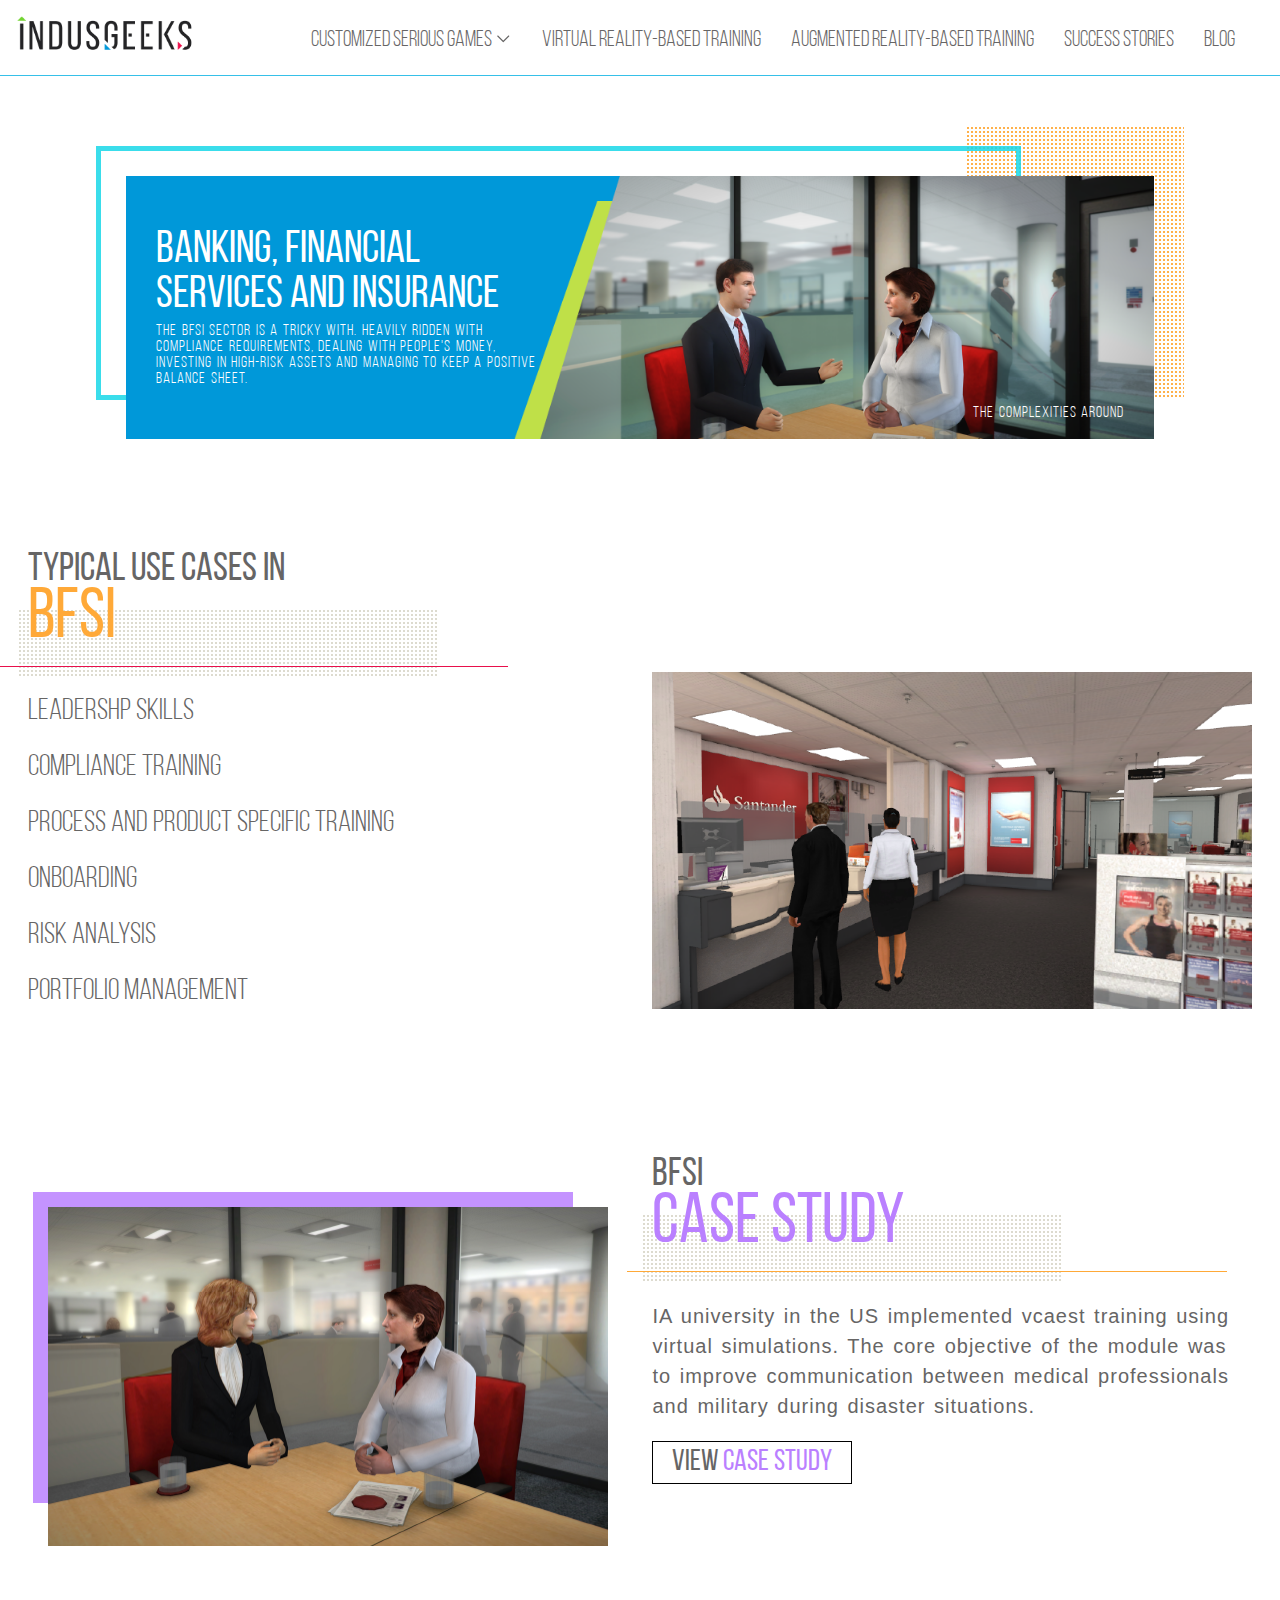
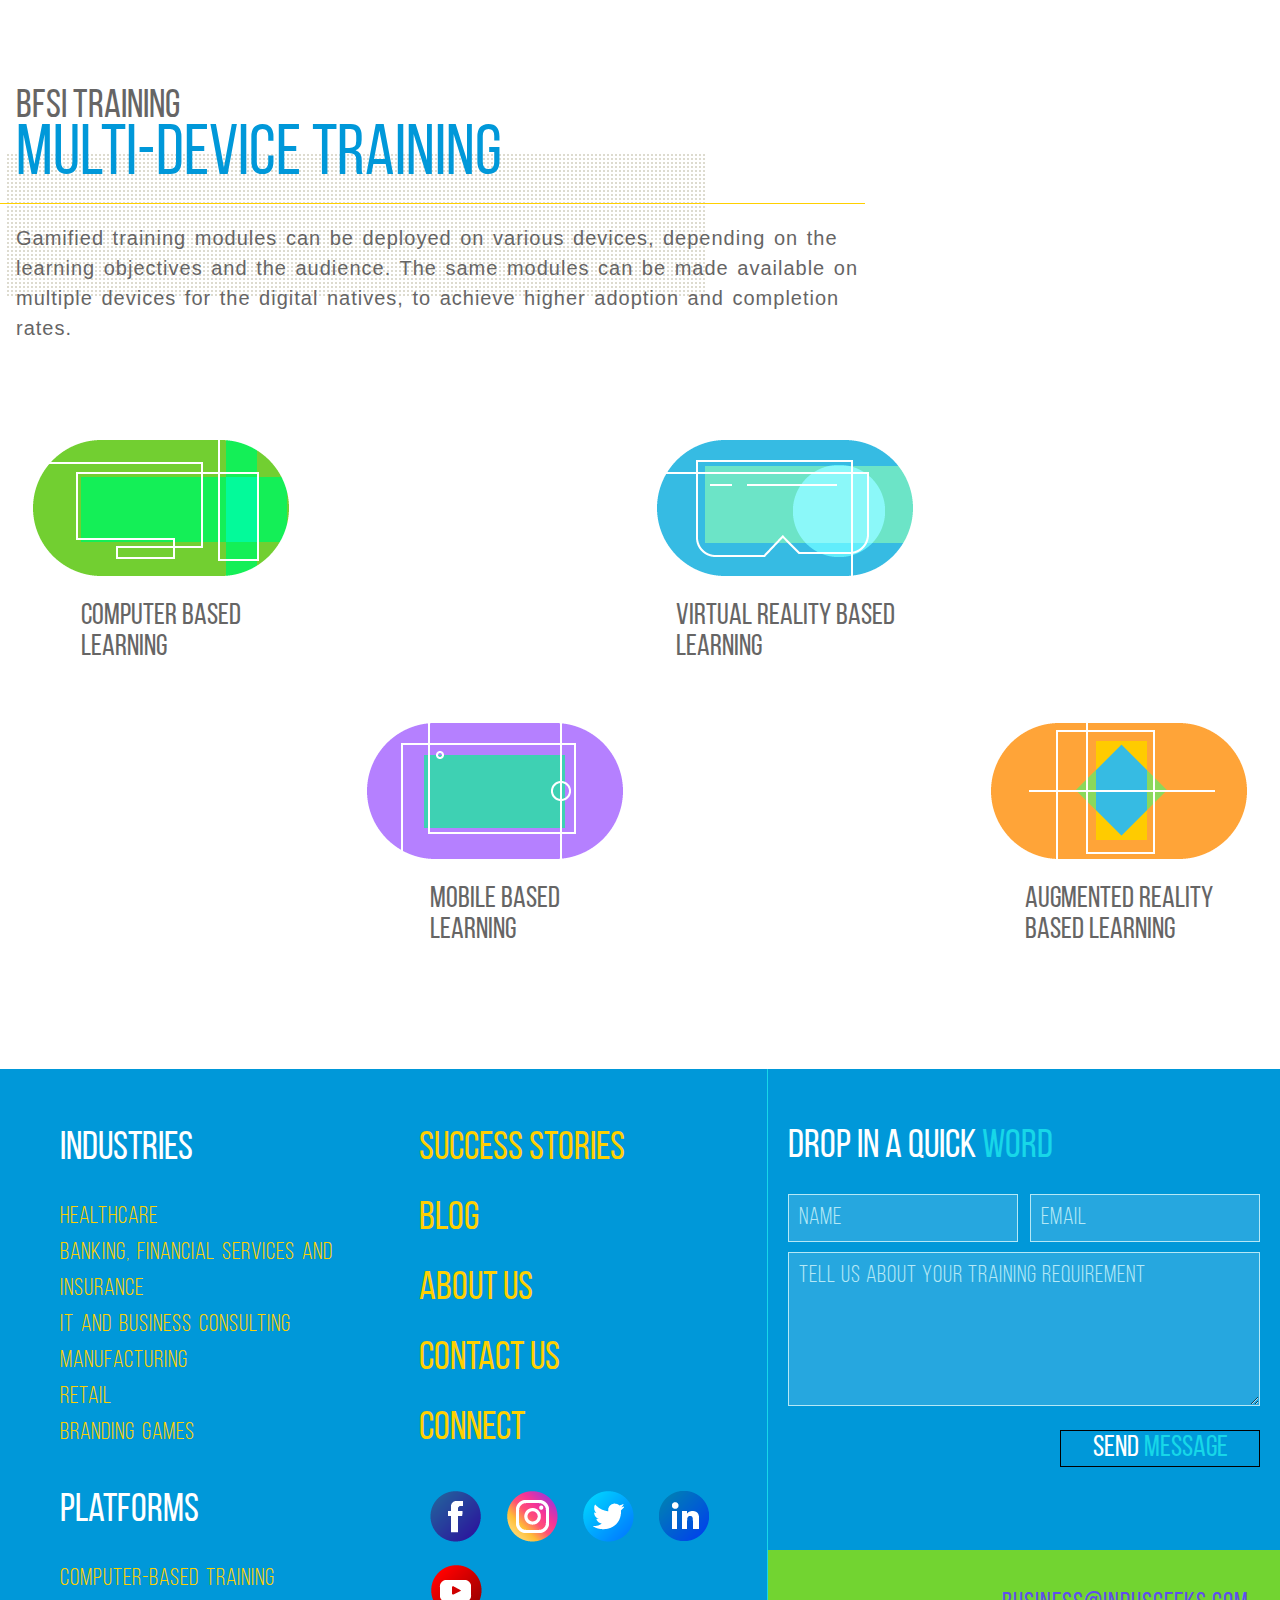
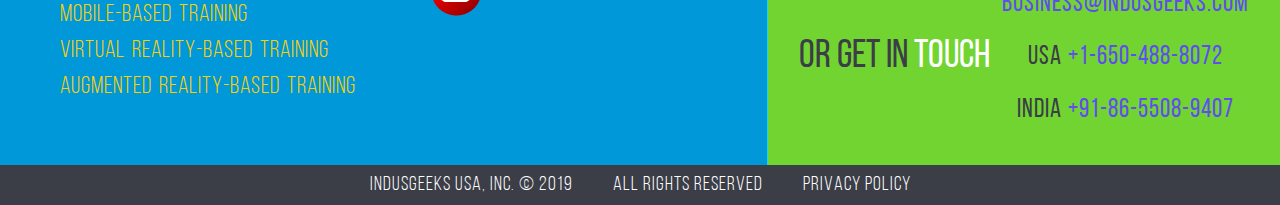
<file: bfsi.html>
<!DOCTYPE html>
<html>
<head>
	<meta charset="UTF-8">
  <title>BFSI - Indusgeeks</title>
  <meta name="viewport" content="width=device-width, initial-scale=1" />

  <!-- Slider -->
  <link rel="stylesheet" type="text/css" href="lib/slick/slick.css"/>

  <!-- Main Stylesheet File -->
  <link href="css/style.css" rel="stylesheet">
</head>
<body>
	<!--==========================
	  Header
	============================-->
	<header>
		<input type="checkbox" id="nav-check" name="nav-check">
		<div class="logo">
			<a href="index.html"><img src="img/logo.png" alt="logo"></a>
		</div>
		<div class="nav-btn">
			<label for="nav-check">
			  <img src="img/menu.png" alt="menu" width="40">
			</label>
		</div>
		<div class="nav-container">
			<nav>
				<ul class="menu">
					<li class="menu-item dropdown">
						<a href="#">Customized Serious Games <img src="img/dropdown.png"></a>
						<label for="drop-check" class="toggle"> Customized Serious Games <img src="img/dropdown.png"> </label>
						<input type="checkbox" id="drop-check" name="drop-check">
						<ul class="sub-menu">
							<li class="sub-menu-item">
								<a href="#" class="orange">Industries</a>
								<ul class="sub-menu-list">
									<li class="sub-menu-list-item"><a href="healthcare.html">Healthcare</a></li>
									<li class="sub-menu-list-item"><a href="bfsi.html">Banking, Financial Services and Insurance</a></li>
									<li class="sub-menu-list-item"><a href="it.html">IT and business consulting</a></li>
									<li class="sub-menu-list-item"><a href="manufacturing.html">Manufacturing</a></li>
									<li class="sub-menu-list-item"><a href="retail.html">Retail</a></li>
									<li class="sub-menu-list-item"><a href="branding_games.html">Branding Games</a></li>										
								</ul>
							</li>
							<li class="sub-menu-item">
								<a href="#" class="puerto_rico">Platforms</a>
								<ul class="sub-menu-list">
									<li class="sub-menu-list-item"><a href="computer_training.html">Computer-based Training</a></li>
									<li class="sub-menu-list-item"><a href="mobile_training.html">Mobile-based training</a></li>
									<li class="sub-menu-list-item"><a href="virtual_reality.html">Virtual reality-based Training</a></li>
									<li class="sub-menu-list-item"><a href="augmented_reality.html">Augmented reality-based Training</a></li>										
								</ul>
							</li>
						</ul>							
					</li>
					<li class="menu-item"><a href="virtual_reality.html">Virtual Reality-Based Training</a></li>
					<li class="menu-item"><a href="augmented_reality.html">Augmented Reality-Based Training</a></li>
					<li class="menu-item"><a href="success_stories.html">Success Stories</a></li>
					<li class="menu-item"><a href="blog.html">Blog</a></li>
				</ul>
	  		</nav>
		</div>
	</header>

	<main class="pages industry-pages">
		<!--==========================
		  Hero Section
		============================-->
		<section class="hero">
			<div class="hero-container">
				<div class="bg-layer-one bg-orange"></div>
				<div class="hero-bg">
					<img src="img/banner_BFSI.png" alt="healthcare hero">
					<div class="hero-content">
						<div class="content-left">
							<h1 class="hero-header white">Banking, Financial Services and Insurance</h1>
							<p class="hero-text white">The BFSI sector is a tricky with. Heavily ridden with compliance requirements, dealing with people's money, investing in high-risk assets and managing to keep a positive balance sheet. </p>
						</div>
						<div class="content-right">
							<p class="hero-text white">The complexities around </p>
						</div>
					</div>
				</div>
				<div class="bg-layer-two turquoise"></div>
			</div>
		</section>

		<!--==========================
		  Use Cases Section
		============================-->
		<section class="use-cases">
			<div class="main-container">
				<div class="flex-container">
					<div class="flex-inner section-header">
						<h2 class="section-title pink-hr">Typical Use Cases In <span class="orange">BFSI</span></h2>
						<ul class="uc-list"> 
							<li class="uc-item">Leadershp Skills</li>
							<li class="uc-item">Compliance Training</li>
							<li class="uc-item">Process and product specific training</li>
							<li class="uc-item">Onboarding</li>
							<li class="uc-item">Risk analysis</li>
							<li class="uc-item">Portfolio management</li>							
						</ul>
					</div>				
					<div class="flex-inner industry-video">					
						<img src="img/BFSI_use_case.png" alt="healthcare use cases">						
					</div> 
				</div>
			</div>
		</section>

		<!--==========================
		  Case Study Section
		============================-->
		<section class="case-study">
			<div class="main-container">
				<div class="flex-container">			
					<div class="flex-inner">
						<div class="box-img">
							<div class="bg-layer-two purple"></div>					
							<img src="img/BFSI_case_study.png" alt="healthcare use cases">						
						</div>
					</div> 
					<div class="flex-inner">
						<div class="section-header">
							<h2 class="section-title orange-hr">BFSI <span class="purple">Case Study</span></h2>	
							<p class="description">IA university in the US implemented vcaest training using virtual simulations. The core objective of the module was to improve communication between medical professionals and military during disaster situations.</p>	
							<div class="btn">
			        			<a href="#">View <span class="purple">Case Study</span></a>        			
			        		</div>				
						</div>
					</div>				
				</div>
			</div>
		</section>

		<!--==========================
		  Training Section
		============================-->
		<section class="training">
			<div class="main-container">
				<div class="section-header">
					<h2 class="section-title gold-hr">BFSI Training <span class="cerulean">Multi-device Training</span></h2>	
					<p class="section-description">Gamified training modules can be deployed on various devices, depending on the learning objectives and the audience. The same modules can be made available on multiple devices for the digital natives, to achieve higher adoption and completion rates.</p>					
				</div>
				<div class="flex-container">
					<div class="flex-inner">						
						<div class="training-method">
							<img src="img/icon_computer_based_learning.png" alt="computer based learning">
							<h3 class="learning-type">Computer Based <br> Learning</h3>
						</div>
					</div>
					<div class="flex-inner">						
						<div class="training-method">
							<img src="img/icon_VR.png" alt="Virtual reality based learning">
							<h3 class="learning-type">Virtual reality Based <br>Learning</h3>
						</div>
					</div>	
					<div class="flex-inner">						
						<div class="training-method">
							<img src="img/icon_mobile_based_learning.png" alt="mobile based learning">
							<h3 class="learning-type">Mobile Based <br> Learning</h3>
						</div>
					</div>
					<div class="flex-inner">						
						<div class="training-method">
							<img src="img/icon_AR.png" alt="Augmented reality based learning">
							<h3 class="learning-type">Augmented reality <br>Based Learning</h3>
						</div>
					</div>
				</div>
			</div>
		</section>

		<!--==========================
		  Footer
		============================-->
		<footer>
			<div class="footer-left">
				<div class="footer-col">
					<ul class="footer-list">
						<li class="page-category white">Industries</li>
						<li class="list-item"><a href="healthcare.html">Healthcare</a></li>
						<li class="list-item"><a href="bfsi.html">Banking, Financial Services and Insurance</a></li>
						<li class="list-item"><a href="it.html">IT and business consulting</a></li>
						<li class="list-item"><a href="manufacturing.html">Manufacturing</a></li>
						<li class="list-item"><a href="retail.html">Retail</a></li>
						<li class="list-item"><a href="branding_games.html">Branding Games</a></li>	
					</ul>
					<ul class="footer-list">
						<li class="page-category white">Platforms</li>
						<li class="list-item"><a href="computer_training.html">Computer-based Training</a></li>
						<li class="list-item"><a href="mobile_training.html">Mobile-based training</a></li>
						<li class="list-item"><a href="virtual_reality.html">Virtual reality-based Training</a></li>
						<li class="list-item"><a href="augmented_reality.html">Augmented reality-based Training</a></li>
					</ul>
				</div>
				<div class="footer-col">
					<ul class="footer-links">
						<li class="title"><a href="success_stories.html">Success Stories</a></li>
						<li class="title"><a href="blog.html">Blog</a></li>
						<li class="title"><a href="about_us.html">About Us</a></li>
						<li class="title"><a href="contact.html">Contact Us</a></li>
						<li class="title"><a href="#">Connect</a></li>
					
					</ul>
					<ul class="social-media-links">
						<li><a href="#"><img src="img/icon_Facebook.png" alt="Facebook"></a></li>
						<li><a href="#"><img src="img/icon_Instagram.png" alt="Instagram"></a></li>
						<li><a href="#"><img src="img/icon_Twitter.png" alt="Twitter"></a></li>
						<li><a href="#"><img src="img/icon_LinkedIn.png" alt="Linkedin"></a></li>
						<li><a href="#"><img src="img/icon_Youtube.png" alt="Youtube"></a></li>
					</ul>
				</div>
			</div>
			<div class="footer-right">
				<div class="footer-row">
					<div class="form">
						<h2 class="footer-heading white">Drop in a quick <span class="turquoise">Word</span></h2>
						 <form id="contact-form" action="#" method="get">
							<div class="field-wrap">
								<div class="field">
									<input placeholder="Name" type="text" tabindex="1" required="">
								</div>
								<div class="field">
									<input placeholder="Email" type="email" tabindex="1" required="">
								</div>
							</div>
							<div class="field-wrap">
								<div class="field">
									<textarea class="input1" name="message" placeholder="Tell Us About Your Training Requirement"></textarea>
								</div>							
							</div>
							<div class="field-wrap">
								<button type="submit" form="contact-form" value="Submit" class="btn-submit white">Send <span class="turquoise">Message</span></button>        			
							</div>							        			
						</form>
					</div>
				</div>
				<div class="footer-row atlantis">
					<div><h2 class="footer-heading tuna">Or get in <span class="white">touch</span></h2></div>
					<div class="contact-details">
						<p class="royal_blue">business@indusgeeks.com</p>
						<p class="royal_blue"><span class="tuna">USA</span> +1-650-488-8072</p>
						<p class="royal_blue"><span class="tuna">India</span> +91-86-5508-9407</p>
					</div>
				</div>
			</div>
			<div class="copyright">
				<ul>
					<li>Indusgeeks USA, Inc. © 2019 </li>
					<li>All rights reserved</li>
					<li><a href="#">Privacy Policy</li>
				</ul>
			</div>
		</footer>
		
	</main>
	
	<div class="mobile-body-overly"></div>

	<!-- JavaScript Libraries -->
	<script src="lib/jquery/jquery.min.js"></script>
	<script src="lib/slick/slick.min.js"></script>
	<script src="js/script.js"></script>

</body>
</html>
</file>
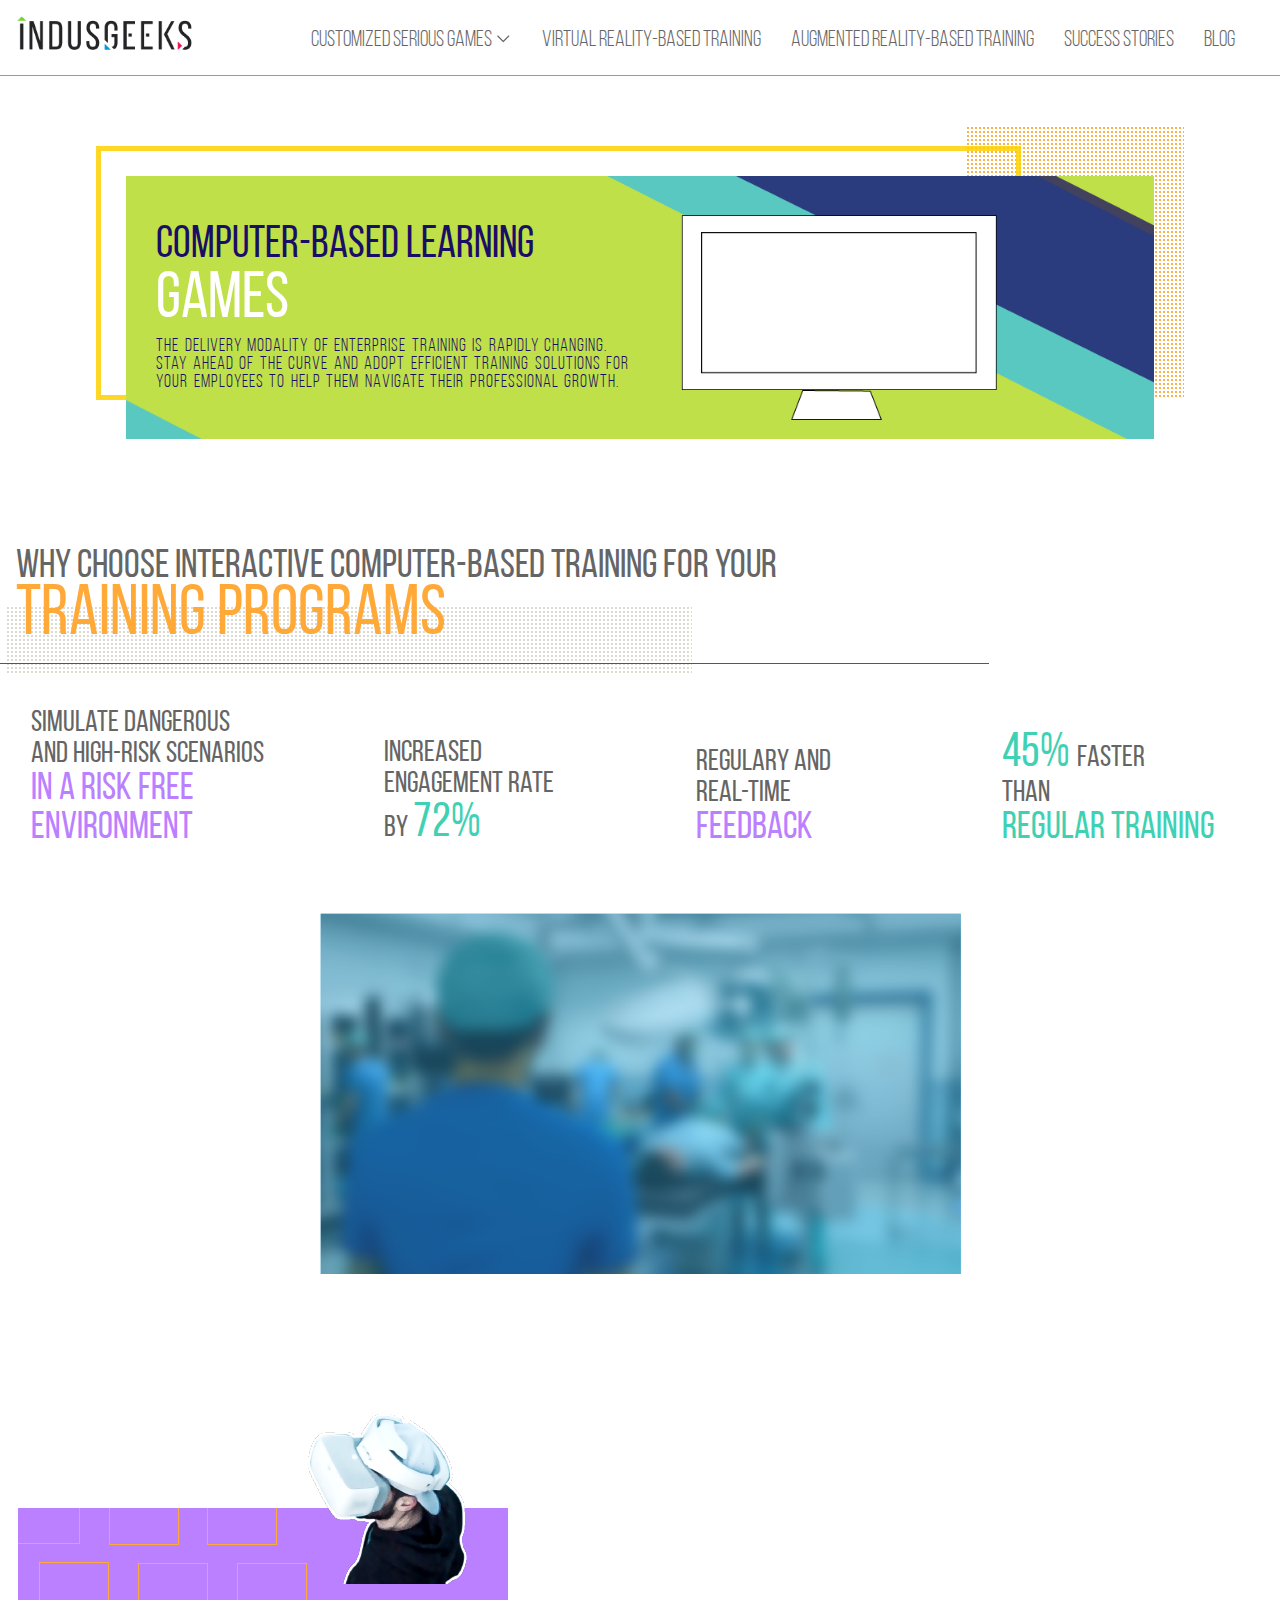
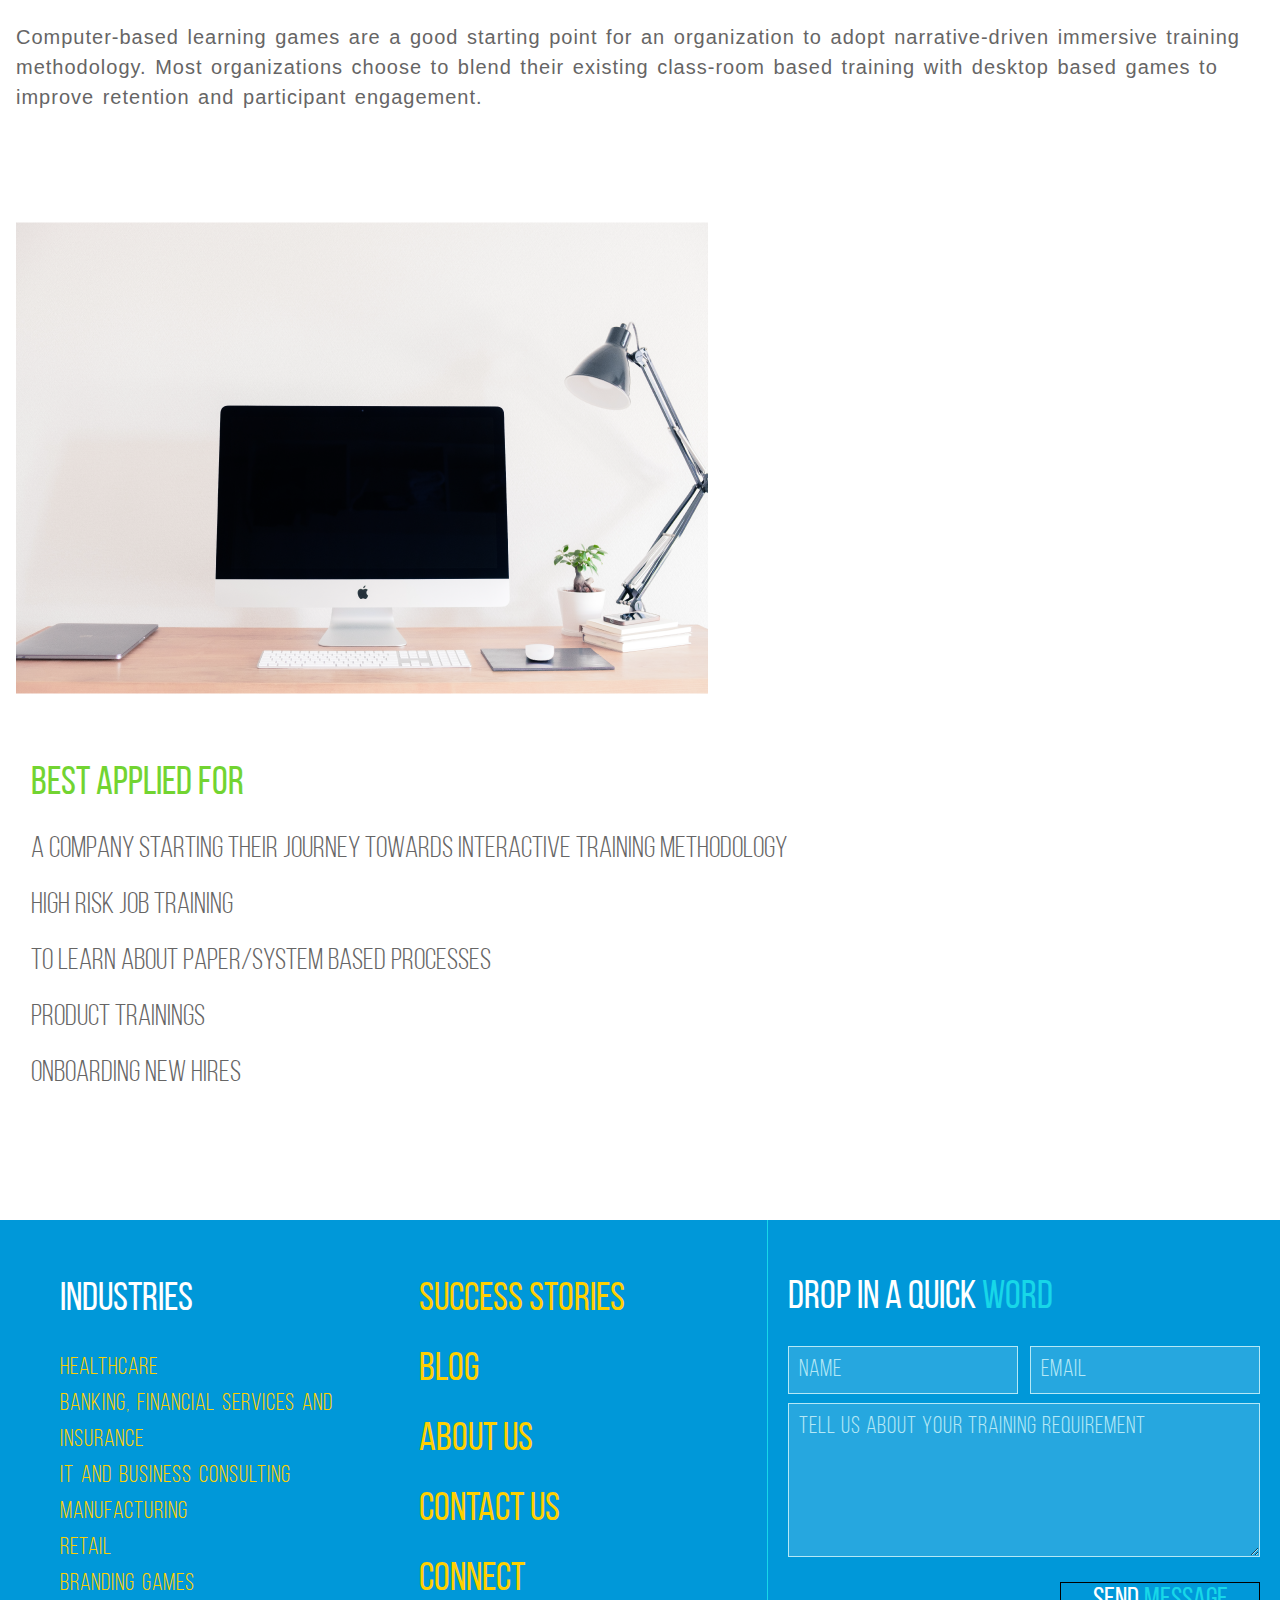
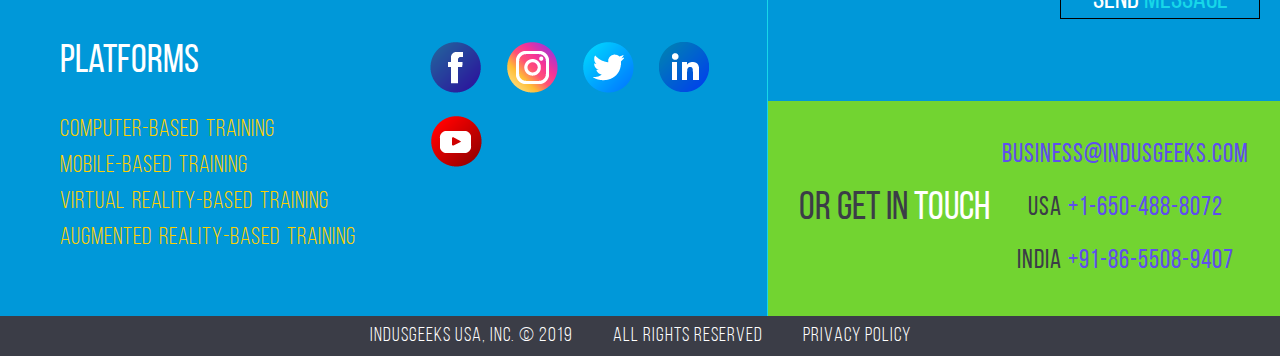
<file: computer_training.html>
<!DOCTYPE html>
<html>
<head>
	<meta charset="UTF-8">
  <title>Computer-Based Learning - Indusgeeks</title>
  <meta name="viewport" content="width=device-width, initial-scale=1" />

  <!-- Slider -->
  <link rel="stylesheet" type="text/css" href="lib/slick/slick.css"/>

  <!-- Main Stylesheet File -->
  <link href="css/style.css" rel="stylesheet">
</head>
<body>
	<!--==========================
	  Header
	============================-->
	<header>
		<input type="checkbox" id="nav-check" name="nav-check">
		<div class="logo">
			<a href="index.html"><img src="img/logo.png" alt="logo"></a>
		</div>
		<div class="nav-btn">
			<label for="nav-check">
			  <img src="img/menu.png" alt="menu" width="40">
			</label>
		</div>
		<div class="nav-container">
			<nav>
				<ul class="menu">
					<li class="menu-item dropdown">
						<a href="#">Customized Serious Games <img src="img/dropdown.png"></a>
						<label for="drop-check" class="toggle"> Customized Serious Games <img src="img/dropdown.png"> </label>
						<input type="checkbox" id="drop-check" name="drop-check">
						<ul class="sub-menu">
							<li class="sub-menu-item">
								<a href="#" class="orange">Industries</a>
								<ul class="sub-menu-list">
									<li class="sub-menu-list-item"><a href="healthcare.html">Healthcare</a></li>
									<li class="sub-menu-list-item"><a href="bfsi.html">Banking, Financial Services and Insurance</a></li>
									<li class="sub-menu-list-item"><a href="it.html">IT and business consulting</a></li>
									<li class="sub-menu-list-item"><a href="manufacturing.html">Manufacturing</a></li>
									<li class="sub-menu-list-item"><a href="retail.html">Retail</a></li>
									<li class="sub-menu-list-item"><a href="branding_games.html">Branding Games</a></li>										
								</ul>
							</li>
							<li class="sub-menu-item">
								<a href="#" class="puerto_rico">Platforms</a>
								<ul class="sub-menu-list">
									<li class="sub-menu-list-item"><a href="computer_training.html">Computer-based Training</a></li>
									<li class="sub-menu-list-item"><a href="mobile_training.html">Mobile-based training</a></li>
									<li class="sub-menu-list-item"><a href="virtual_reality.html">Virtual reality-based Training</a></li>
									<li class="sub-menu-list-item"><a href="augmented_reality.html">Augmented reality-based Training</a></li>										
								</ul>
							</li>
						</ul>							
					</li>
					<li class="menu-item"><a href="virtual_reality.html">Virtual Reality-Based Training</a></li>
					<li class="menu-item"><a href="augmented_reality.html">Augmented Reality-Based Training</a></li>
					<li class="menu-item"><a href="success_stories.html">Success Stories</a></li>
					<li class="menu-item"><a href="blog.html">Blog</a></li>
				</ul>
	  		</nav>
		</div>
	</header>

	<main class="pages platform-pages">
		<!--==========================
		  Hero Section
		============================-->
		<section class="hero">
			<div class="hero-container">
				<div class="bg-layer-one bg-orange"></div>
				<div class="hero-bg">
					<img src="img/banner_computer.png" alt="healthcare platform">
					<div class="hero-content">
						<div class="content-left">
							<h1 class="hero-header indigo">Computer-Based Learning<span class="white">Games</span></h1>
							<p class="hero-text indigo">The delivery modality of enterprise training is rapidly changing. Stay ahead of the curve and adopt efficient training solutions for your employees to help them navigate their professional growth. </p>
						</div>
					</div>
				</div>
				<div class="bg-layer-two gold"></div>
			</div>
		</section>

		<!--==========================
		  Applications Section
		============================-->
		<section class="platform-applications">
			<div class="main-container">
				<div class="section-header">
					<h2 class="section-title pink-hr">Why choose interactive computer-based training for your <span class="orange">training programs</span></h2>
				</div>
				<div class="flex-container why-pf">
					<div class="box">
						<div class="box-item">
							<h3 class="box-title">Simulate dangerous <br> and high-risk scenarios
								<br><span class="purple">in a risk free environment</span>
							</h3>
						</div>
					</div>
					<div class="box">
						<div class="box-item">
							<h3 class="box-title">Increased <br> engagement rate
								<br> by <span class="shamrock number">72% </span>
							</h3>
						</div>
					</div>					
					<div class="box">
						<div class="box-item">
							<h3 class="box-title">Regulary and <br> Real-time
								<br><span class="purple">Feedback</span>
							</h3>
						</div>
					</div>
					<div class="box">
						<div class="box-item">
							<h3 class="box-title"><span class="shamrock number">45% </span> Faster<br> than
								<br><span class="shamrock">Regular training</span>
							</h3>
						</div>
					</div>					
					<div class="platform-video">
						<img src="img/video.png">
					</div>
				</div>
				<div class="flex-container pf-desc">
					<div class="flex-inner pf-desc-inner">
						<img src="img/separator_platforms_01.png" alt="separator">
						<p class="description">Computer-based learning games are a good starting point for an organization to adopt narrative-driven immersive training methodology. Most organizations choose to blend their existing class-room based training with desktop based games to improve retention and participant engagement.</p>
					</div>
					<div class="flex-inner"></div>
				</div>	
				<div class="flex-container pf-app">
					<div class="flex-inner"></div>
					<div class="flex-inner pf-app-inner">
						<img src="img/computer_applications.png">
						<div class="flex-container">
							<div class="box-img">
								<img src="img/separator_platforms_02.png" alt="separator">
							</div>
							<div class="box-content">
								<ul class="app-list"> 
									<li class="atlantis title">Best Applied For</li>
									<li class="app-item">A company starting their journey towards interactive training methodology</li>
									<li class="app-item">High risk job training</li>
									<li class="app-item">To learn about paper/system based processes</li>
									<li class="app-item">Product trainings</li>
									<li class="app-item"> Onboarding new hires</li>
								</ul>
							</div>
						</div>
					</div>
				</div>			
			</div>
		</section>

		
		<!--==========================
		  Footer
		============================-->
		<footer>
			<div class="footer-left">
				<div class="footer-col">
					<ul class="footer-list">
						<li class="page-category white">Industries</li>
						<li class="list-item"><a href="healthcare.html">Healthcare</a></li>
						<li class="list-item"><a href="bfsi.html">Banking, Financial Services and Insurance</a></li>
						<li class="list-item"><a href="it.html">IT and business consulting</a></li>
						<li class="list-item"><a href="manufacturing.html">Manufacturing</a></li>
						<li class="list-item"><a href="retail.html">Retail</a></li>
						<li class="list-item"><a href="branding_games.html">Branding Games</a></li>	
					</ul>
					<ul class="footer-list">
						<li class="page-category white">Platforms</li>
						<li class="list-item"><a href="computer_training.html">Computer-based Training</a></li>
						<li class="list-item"><a href="mobile_training.html">Mobile-based training</a></li>
						<li class="list-item"><a href="virtual_reality.html">Virtual reality-based Training</a></li>
						<li class="list-item"><a href="augmented_reality.html">Augmented reality-based Training</a></li>
					</ul>
				</div>
				<div class="footer-col">
					<ul class="footer-links">
						<li class="title"><a href="success_stories.html">Success Stories</a></li>
						<li class="title"><a href="blog.html">Blog</a></li>
						<li class="title"><a href="about_us.html">About Us</a></li>
						<li class="title"><a href="contact.html">Contact Us</a></li>
						<li class="title"><a href="#">Connect</a></li>
					
					</ul>
					<ul class="social-media-links">
						<li><a href="#"><img src="img/icon_Facebook.png" alt="Facebook"></a></li>
						<li><a href="#"><img src="img/icon_Instagram.png" alt="Instagram"></a></li>
						<li><a href="#"><img src="img/icon_Twitter.png" alt="Twitter"></a></li>
						<li><a href="#"><img src="img/icon_LinkedIn.png" alt="Linkedin"></a></li>
						<li><a href="#"><img src="img/icon_Youtube.png" alt="Youtube"></a></li>
					</ul>
				</div>
			</div>
			<div class="footer-right">
				<div class="footer-row">
					<div class="form">
						<h2 class="footer-heading white">Drop in a quick <span class="turquoise">Word</span></h2>
						 <form id="contact-form" action="#" method="get">
							<div class="field-wrap">
								<div class="field">
									<input placeholder="Name" type="text" tabindex="1" required="">
								</div>
								<div class="field">
									<input placeholder="Email" type="email" tabindex="1" required="">
								</div>
							</div>
							<div class="field-wrap">
								<div class="field">
									<textarea class="input1" name="message" placeholder="Tell Us About Your Training Requirement"></textarea>
								</div>							
							</div>
							<div class="field-wrap">
								<button type="submit" form="contact-form" value="Submit" class="btn-submit white">Send <span class="turquoise">Message</span></button>        			
							</div>							        			
						</form>
					</div>
				</div>
				<div class="footer-row atlantis">
					<div><h2 class="footer-heading tuna">Or get in <span class="white">touch</span></h2></div>
					<div class="contact-details">
						<p class="royal_blue">business@indusgeeks.com</p>
						<p class="royal_blue"><span class="tuna">USA</span> +1-650-488-8072</p>
						<p class="royal_blue"><span class="tuna">India</span> +91-86-5508-9407</p>
					</div>
				</div>
			</div>
			<div class="copyright">
				<ul>
					<li>Indusgeeks USA, Inc. © 2019 </li>
					<li>All rights reserved</li>
					<li><a href="#">Privacy Policy</li>
				</ul>
			</div>
		</footer>
		
	</main>
	
	<div class="mobile-body-overly"></div>

	<!-- JavaScript Libraries -->
	<script src="lib/jquery/jquery.min.js"></script>
	<script src="lib/slick/slick.min.js"></script>
	<script src="js/script.js"></script>

</body>
</html>
</file>
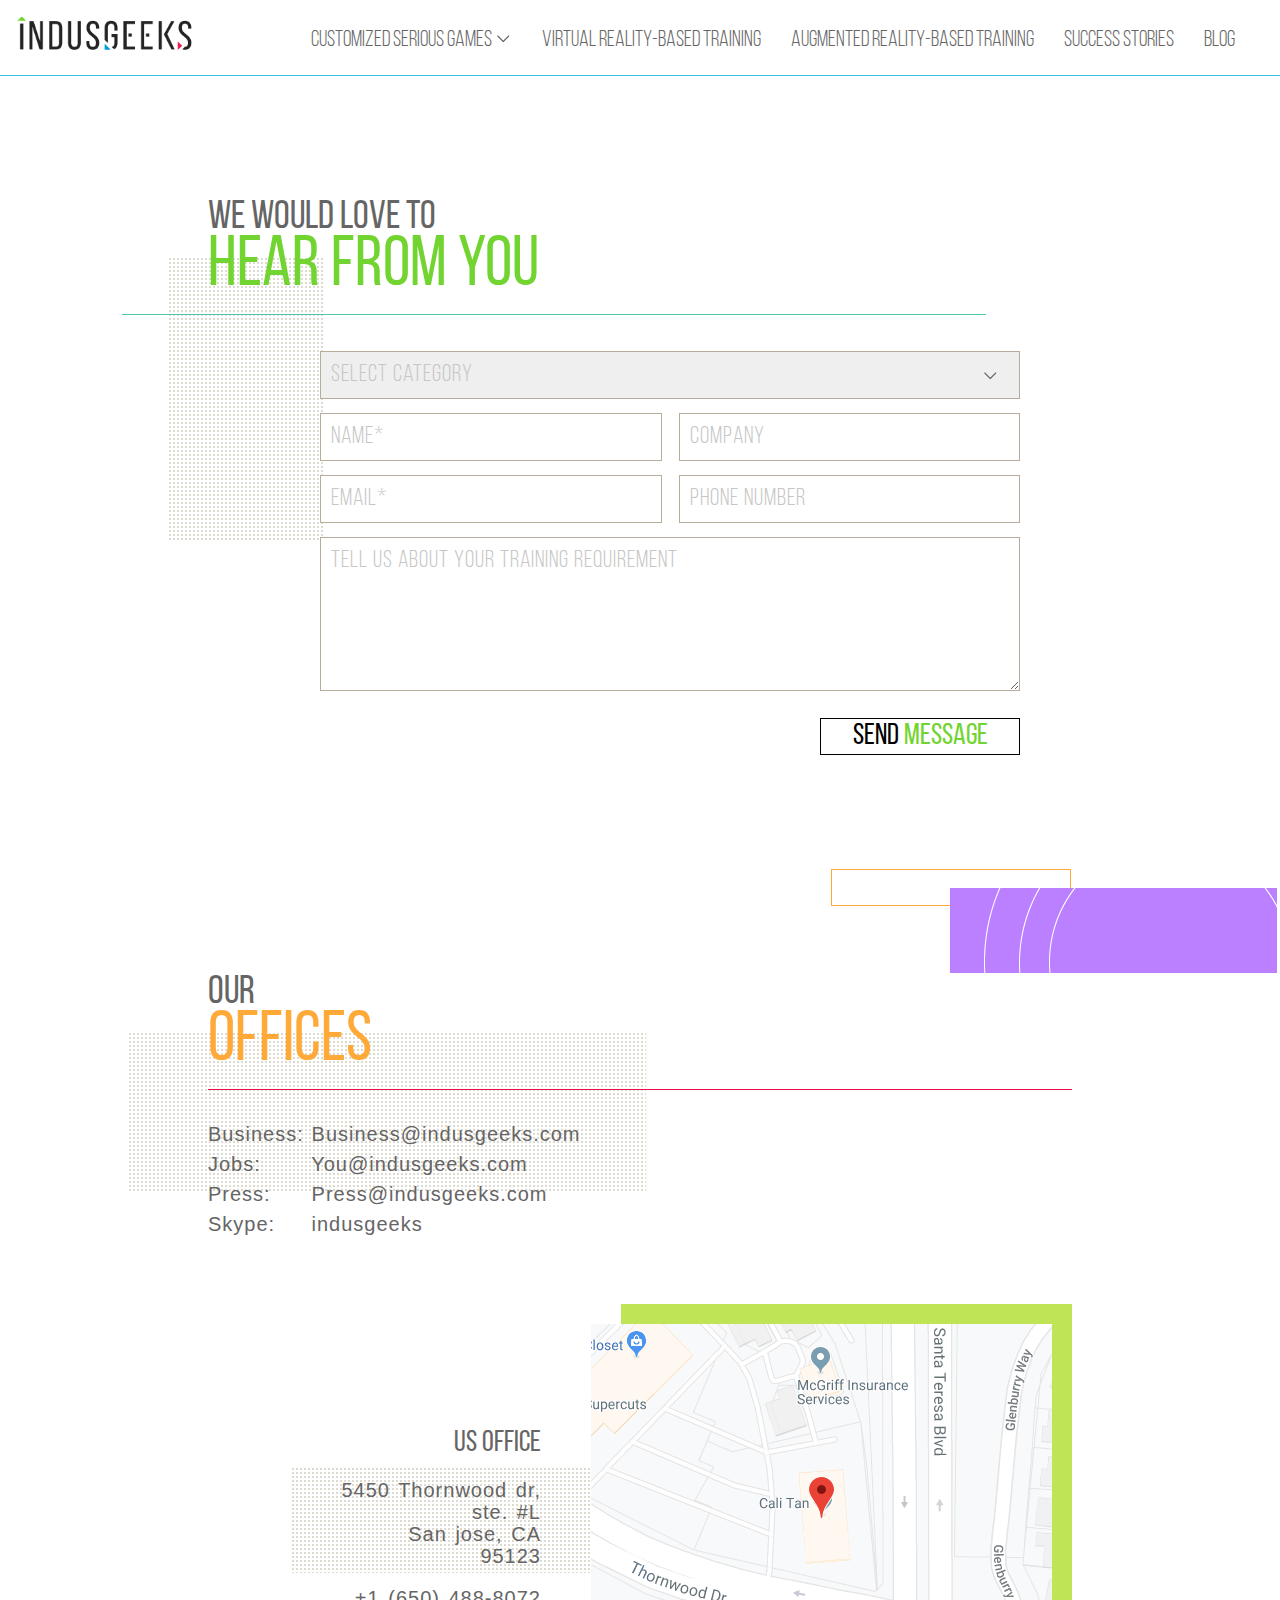
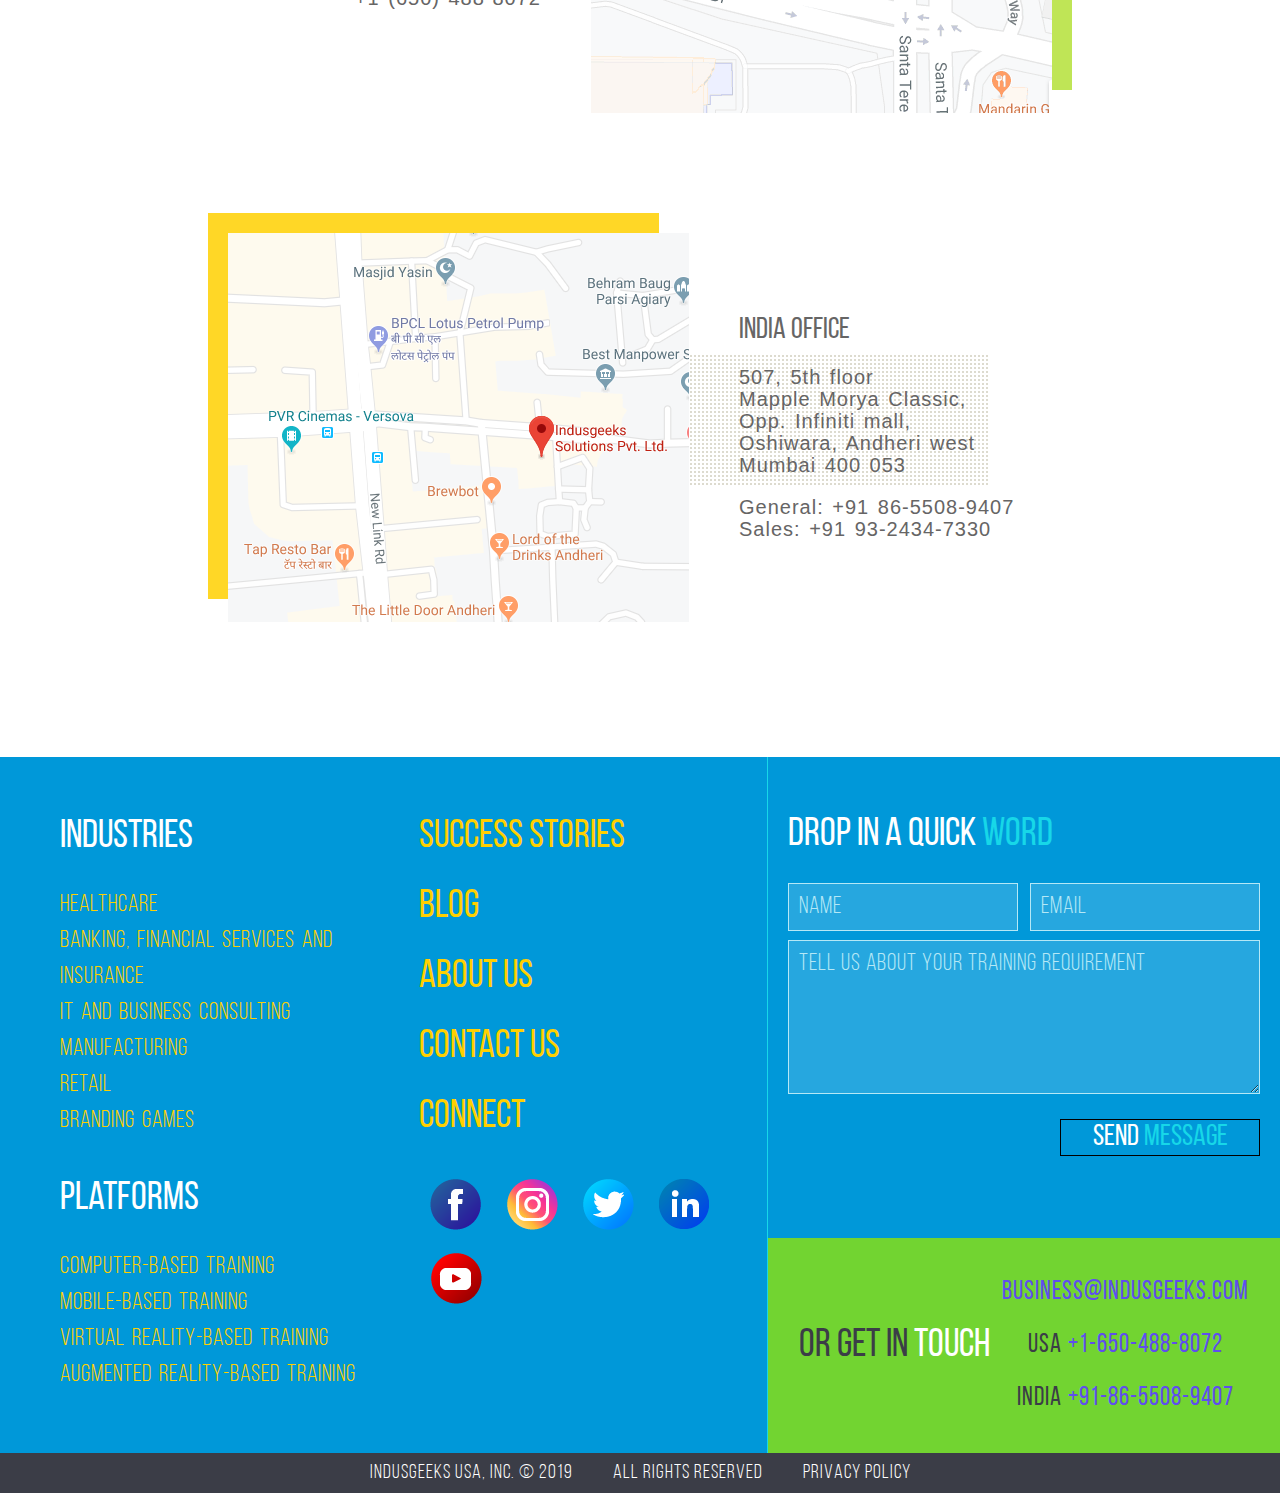
<file: contact.html>
<!DOCTYPE html>
<html>
<head>
	<meta charset="UTF-8">
  <title>Contact Us - Indusgeeks</title>
  <meta name="viewport" content="width=device-width, initial-scale=1" />

  <!-- Slider -->
  <link rel="stylesheet" type="text/css" href="lib/slick/slick.css"/>

  <!-- Main Stylesheet File -->
  <link href="css/style.css" rel="stylesheet">
</head>
<body>
	<!--==========================
	  Header
	============================-->
	<header>
		<input type="checkbox" id="nav-check" name="nav-check">
		<div class="logo">
			<a href="index.html"><img src="img/logo.png" alt="logo"></a>
		</div>
		<div class="nav-btn">
			<label for="nav-check">
			  <img src="img/menu.png" alt="menu" width="40">
			</label>
		</div>
		<div class="nav-container">
			<nav>
				<ul class="menu">
					<li class="menu-item dropdown">
						<a href="#">Customized Serious Games <img src="img/dropdown.png"></a>
						<label for="drop-check" class="toggle"> Customized Serious Games <img src="img/dropdown.png"> </label>
						<input type="checkbox" id="drop-check" name="drop-check">
						<ul class="sub-menu">
							<li class="sub-menu-item">
								<a href="#" class="orange">Industries</a>
								<ul class="sub-menu-list">
									<li class="sub-menu-list-item"><a href="healthcare.html">Healthcare</a></li>
									<li class="sub-menu-list-item"><a href="bfsi.html">Banking, Financial Services and Insurance</a></li>
									<li class="sub-menu-list-item"><a href="it.html">IT and business consulting</a></li>
									<li class="sub-menu-list-item"><a href="manufacturing.html">Manufacturing</a></li>
									<li class="sub-menu-list-item"><a href="retail.html">Retail</a></li>
									<li class="sub-menu-list-item"><a href="branding_games.html">Branding Games</a></li>										
								</ul>
							</li>
							<li class="sub-menu-item">
								<a href="#" class="puerto_rico">Platforms</a>
								<ul class="sub-menu-list">
									<li class="sub-menu-list-item"><a href="computer_training.html">Computer-based Training</a></li>
									<li class="sub-menu-list-item"><a href="mobile_training.html">Mobile-based training</a></li>
									<li class="sub-menu-list-item"><a href="virtual_reality.html">Virtual reality-based Training</a></li>
									<li class="sub-menu-list-item"><a href="augmented_reality.html">Augmented reality-based Training</a></li>										
								</ul>
							</li>
						</ul>							
					</li>
					<li class="menu-item"><a href="virtual_reality.html">Virtual Reality-Based Training</a></li>
					<li class="menu-item"><a href="augmented_reality.html">Augmented Reality-Based Training</a></li>
					<li class="menu-item"><a href="success_stories.html">Success Stories</a></li>
					<li class="menu-item"><a href="blog.html">Blog</a></li>
				</ul>
	  		</nav>
		</div>
	</header>

	<main class="pages contact-page">

		<!--==========================
		  Contact Section
		============================-->
		<section class="contact-form">
			<div class="main-container">
				<div class="section-header">
					<h2 class="section-title puerto_rico-hr">We would love to <span class="atlantis">hear from you</span></h2>
				</div>
				<div class="form">
					 <form id="contact-form" action="#" method="get">
					 	<div class="field-wrap">
							<div class="field">
								<select>
									<option value="hide">Select Category</option>
								    <option value="january">January</option>
								    <option value="february">February</option>
								    <option value="march">March</option>
								    <option value="april">April</option>
								    <option value="may">May</option>
								</select>
							</div>							
						</div>
					 	<div class="field-wrap">
							<div class="field">
								<input placeholder="Name*" type="text" tabindex="1" required="">
							</div>
							<div class="field">
								<input placeholder="Company" type="text" tabindex="1">
							</div>
						</div>
						<div class="field-wrap">
							<div class="field">
								<input placeholder="Email*" type="email" tabindex="1" required="">
							</div>
							<div class="field">
								<input placeholder="Phone Number" type="email" tabindex="1">
							</div>
						</div>
						<div class="field-wrap">
							<div class="field">
								<textarea name="message" placeholder="Tell Us About Your Training Requirement"></textarea>
							</div>							
						</div>
						<div class="field-wrap">
							<button type="submit" form="contact-form" value="Submit" class="btn-submit">Send <span class="atlantis">Message</span></button>        			
						</div>							        			
					</form>
				</div>			
			</div>
			<div class="separator_four">
	    		<img src="img/separator_06.png" alt="separator">    		
	        </div>
		</section>

		<!--==========================
		  Office Section
		============================-->
		<section class="offices">
			<div class="main-container">
				<div class="section-header">
					<h2 class="section-title pink-hr">Our <span class="orange">Offices</span></h2>
					<div class="contact-details">
						<p class="description"><span>Business:</span> Business@indusgeeks.com</p>
						<p class="description"><span>Jobs:</span> You@indusgeeks.com</p>
						<p class="description"><span>Press:</span> Press@indusgeeks.com</p>
						<p class="description"><span>Skype:</span> indusgeeks</p>
					</div>	
				</div>
				<div class="office-boxes">
					<div class="box">
						<div class="box-content office-address-one">
							<h2 class="location">US Office</h2>
							<p class="description address">
								5450 Thornwood dr,<br>
								ste. #L<br>
								San jose, CA<br>
								95123
							</p>
							<p class="description">+1 (650) 488-8072</p>
						</div>
						<div class="box-img">
							<div class="bg-layer-two conifer"></div>
							<img src="img/map_US.png" alt="opiod discharge">
						</div>
					</div>
					<div class="box">
						<div class="box-img">
							<div class="bg-layer-two gold"></div>
							<img src="img/map_India.png" alt="K9 Tems">
						</div>
						<div class="box-content office-address-two">
							<h2 class="location">India Office</h2>
							<p class="description address">
								507, 5th floor<br>
								Mapple Morya Classic,<br>
								Opp. Infiniti mall,<br>
								Oshiwara, Andheri west<br> 
								Mumbai	400 053<br>
							</p>
							<p class="description"><span>General:</span> +91 86-5508-9407</p>
							<p class="description"><span>Sales:</span> +91 93-2434-7330</p>	
						</div>
					</div>
				</div>
			</div>
		</section>

		
		<!--==========================
		  Footer
		============================-->
		<footer>
			<div class="footer-left">
				<div class="footer-col">
					<ul class="footer-list">
						<li class="page-category white">Industries</li>
						<li class="list-item"><a href="healthcare.html">Healthcare</a></li>
						<li class="list-item"><a href="bfsi.html">Banking, Financial Services and Insurance</a></li>
						<li class="list-item"><a href="it.html">IT and business consulting</a></li>
						<li class="list-item"><a href="manufacturing.html">Manufacturing</a></li>
						<li class="list-item"><a href="retail.html">Retail</a></li>
						<li class="list-item"><a href="branding_games.html">Branding Games</a></li>	
					</ul>
					<ul class="footer-list">
						<li class="page-category white">Platforms</li>
						<li class="list-item"><a href="computer_training.html">Computer-based Training</a></li>
						<li class="list-item"><a href="mobile_training.html">Mobile-based training</a></li>
						<li class="list-item"><a href="virtual_reality.html">Virtual reality-based Training</a></li>
						<li class="list-item"><a href="augmented_reality.html">Augmented reality-based Training</a></li>
					</ul>
				</div>
				<div class="footer-col">
					<ul class="footer-links">
						<li class="title"><a href="success_stories.html">Success Stories</a></li>
						<li class="title"><a href="blog.html">Blog</a></li>
						<li class="title"><a href="about_us.html">About Us</a></li>
						<li class="title"><a href="contact.html">Contact Us</a></li>
						<li class="title"><a href="#">Connect</a></li>
					
					</ul>
					<ul class="social-media-links">
						<li><a href="#"><img src="img/icon_Facebook.png" alt="Facebook"></a></li>
						<li><a href="#"><img src="img/icon_Instagram.png" alt="Instagram"></a></li>
						<li><a href="#"><img src="img/icon_Twitter.png" alt="Twitter"></a></li>
						<li><a href="#"><img src="img/icon_LinkedIn.png" alt="Linkedin"></a></li>
						<li><a href="#"><img src="img/icon_Youtube.png" alt="Youtube"></a></li>
					</ul>
				</div>
			</div>
			<div class="footer-right">
				<div class="footer-row">
					<div class="form">
						<h2 class="footer-heading white">Drop in a quick <span class="turquoise">Word</span></h2>
						 <form id="contact-form" action="#" method="get">
							<div class="field-wrap">
								<div class="field">
									<input placeholder="Name" type="text" tabindex="1" required="">
								</div>
								<div class="field">
									<input placeholder="Email" type="email" tabindex="1" required="">
								</div>
							</div>
							<div class="field-wrap">
								<div class="field">
									<textarea class="input1" name="message" placeholder="Tell Us About Your Training Requirement"></textarea>
								</div>							
							</div>
							<div class="field-wrap">
								<button type="submit" form="contact-form" value="Submit" class="btn-submit white">Send <span class="turquoise">Message</span></button>        			
							</div>							        			
						</form>
					</div>
				</div>
				<div class="footer-row atlantis">
					<div><h2 class="footer-heading tuna">Or get in <span class="white">touch</span></h2></div>
					<div class="contact-details">
						<p class="royal_blue">business@indusgeeks.com</p>
						<p class="royal_blue"><span class="tuna">USA</span> +1-650-488-8072</p>
						<p class="royal_blue"><span class="tuna">India</span> +91-86-5508-9407</p>
					</div>
				</div>
			</div>
			<div class="copyright">
				<ul>
					<li>Indusgeeks USA, Inc. © 2019 </li>
					<li>All rights reserved</li>
					<li><a href="#">Privacy Policy</li>
				</ul>
			</div>
		</footer>
		
	</main>
	
	<div class="mobile-body-overly"></div>

	<!-- JavaScript Libraries -->
	<script src="lib/jquery/jquery.min.js"></script>
	<script src="lib/slick/slick.min.js"></script>
	<script src="js/script.js"></script>

</body>
</html>
</file>
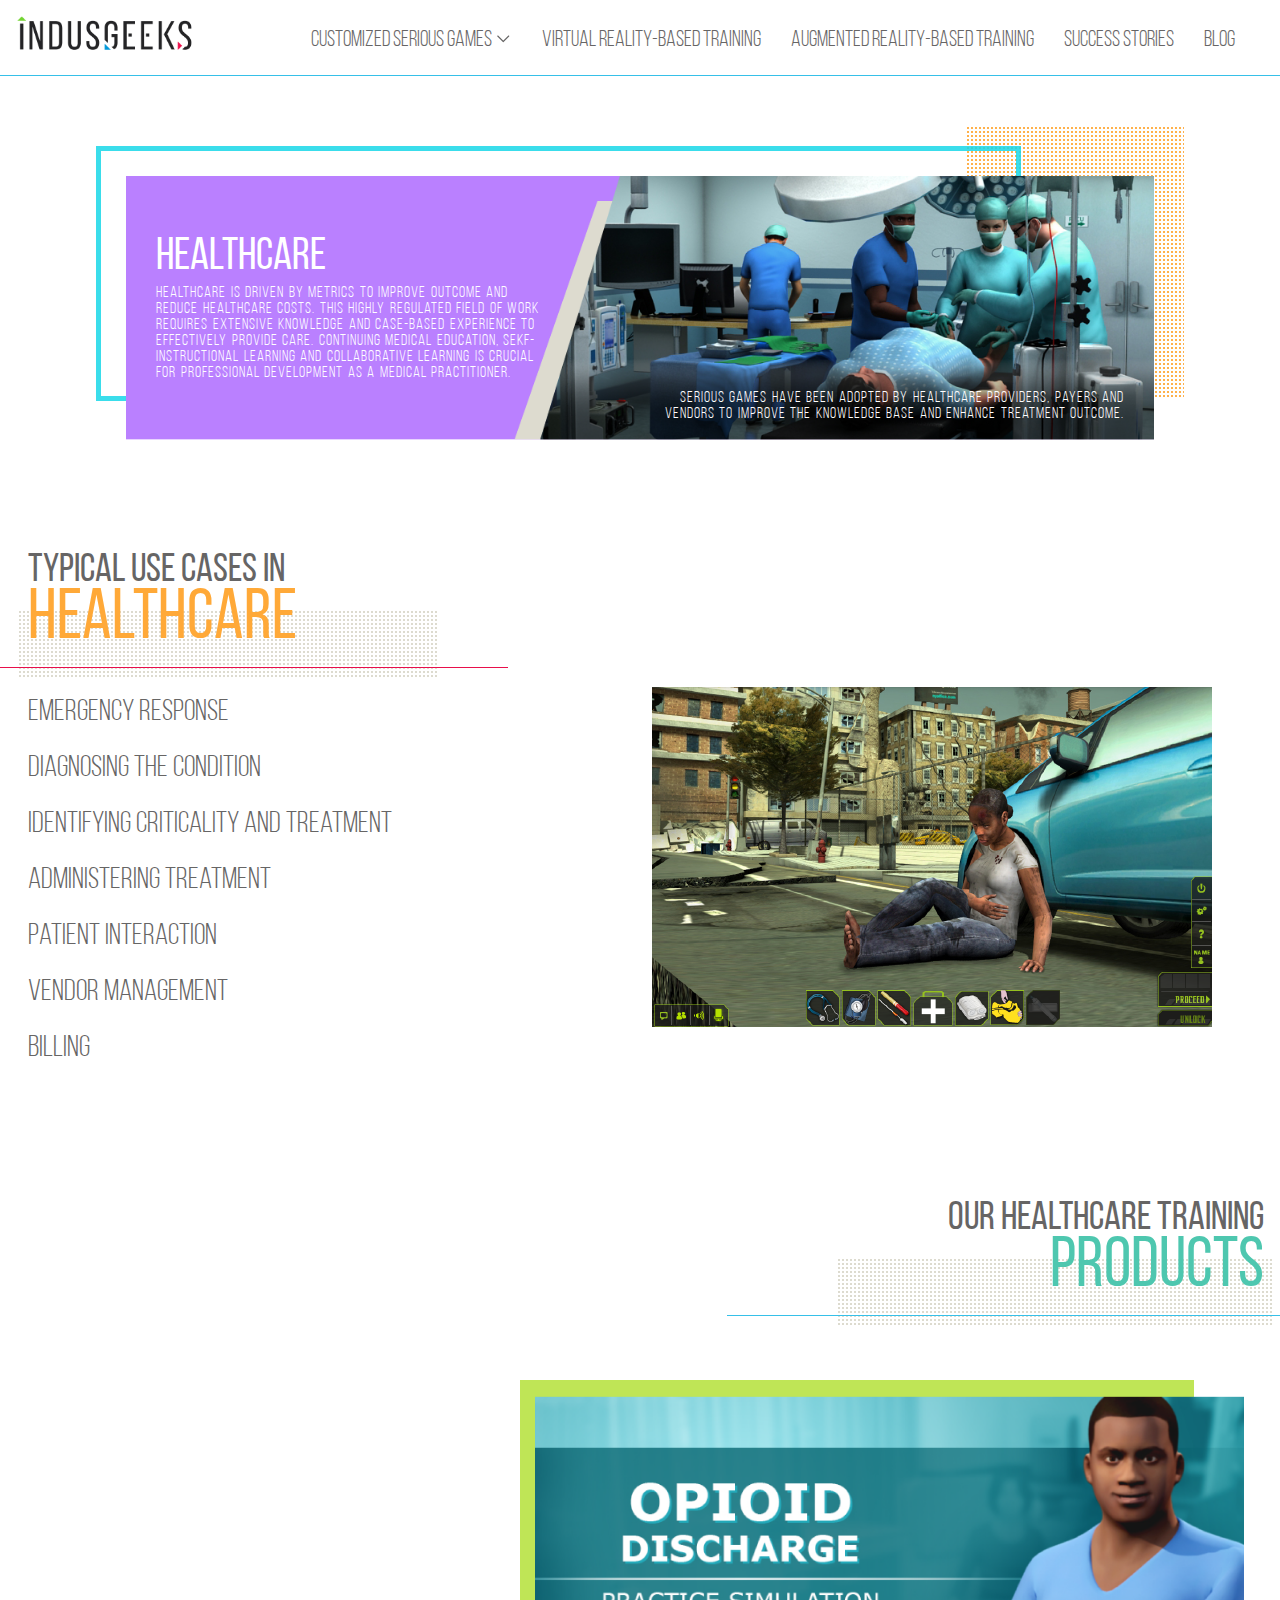
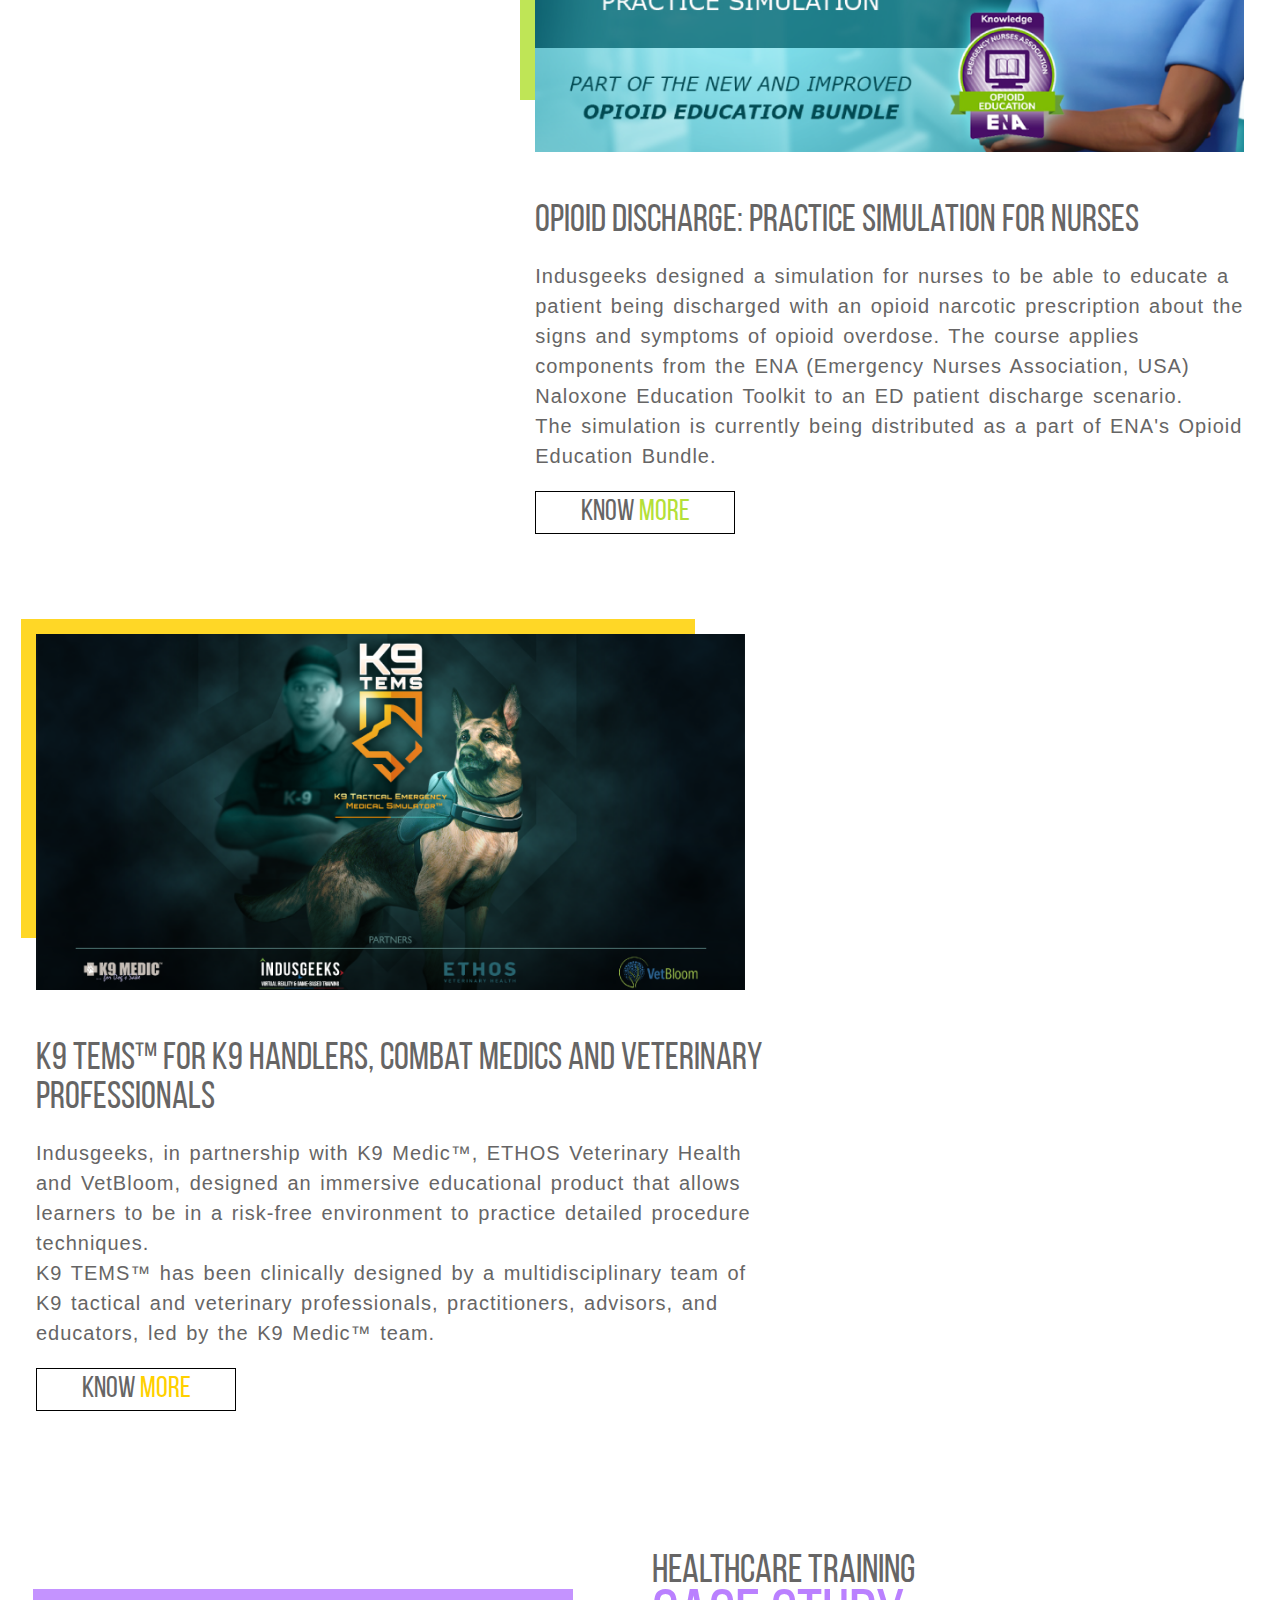
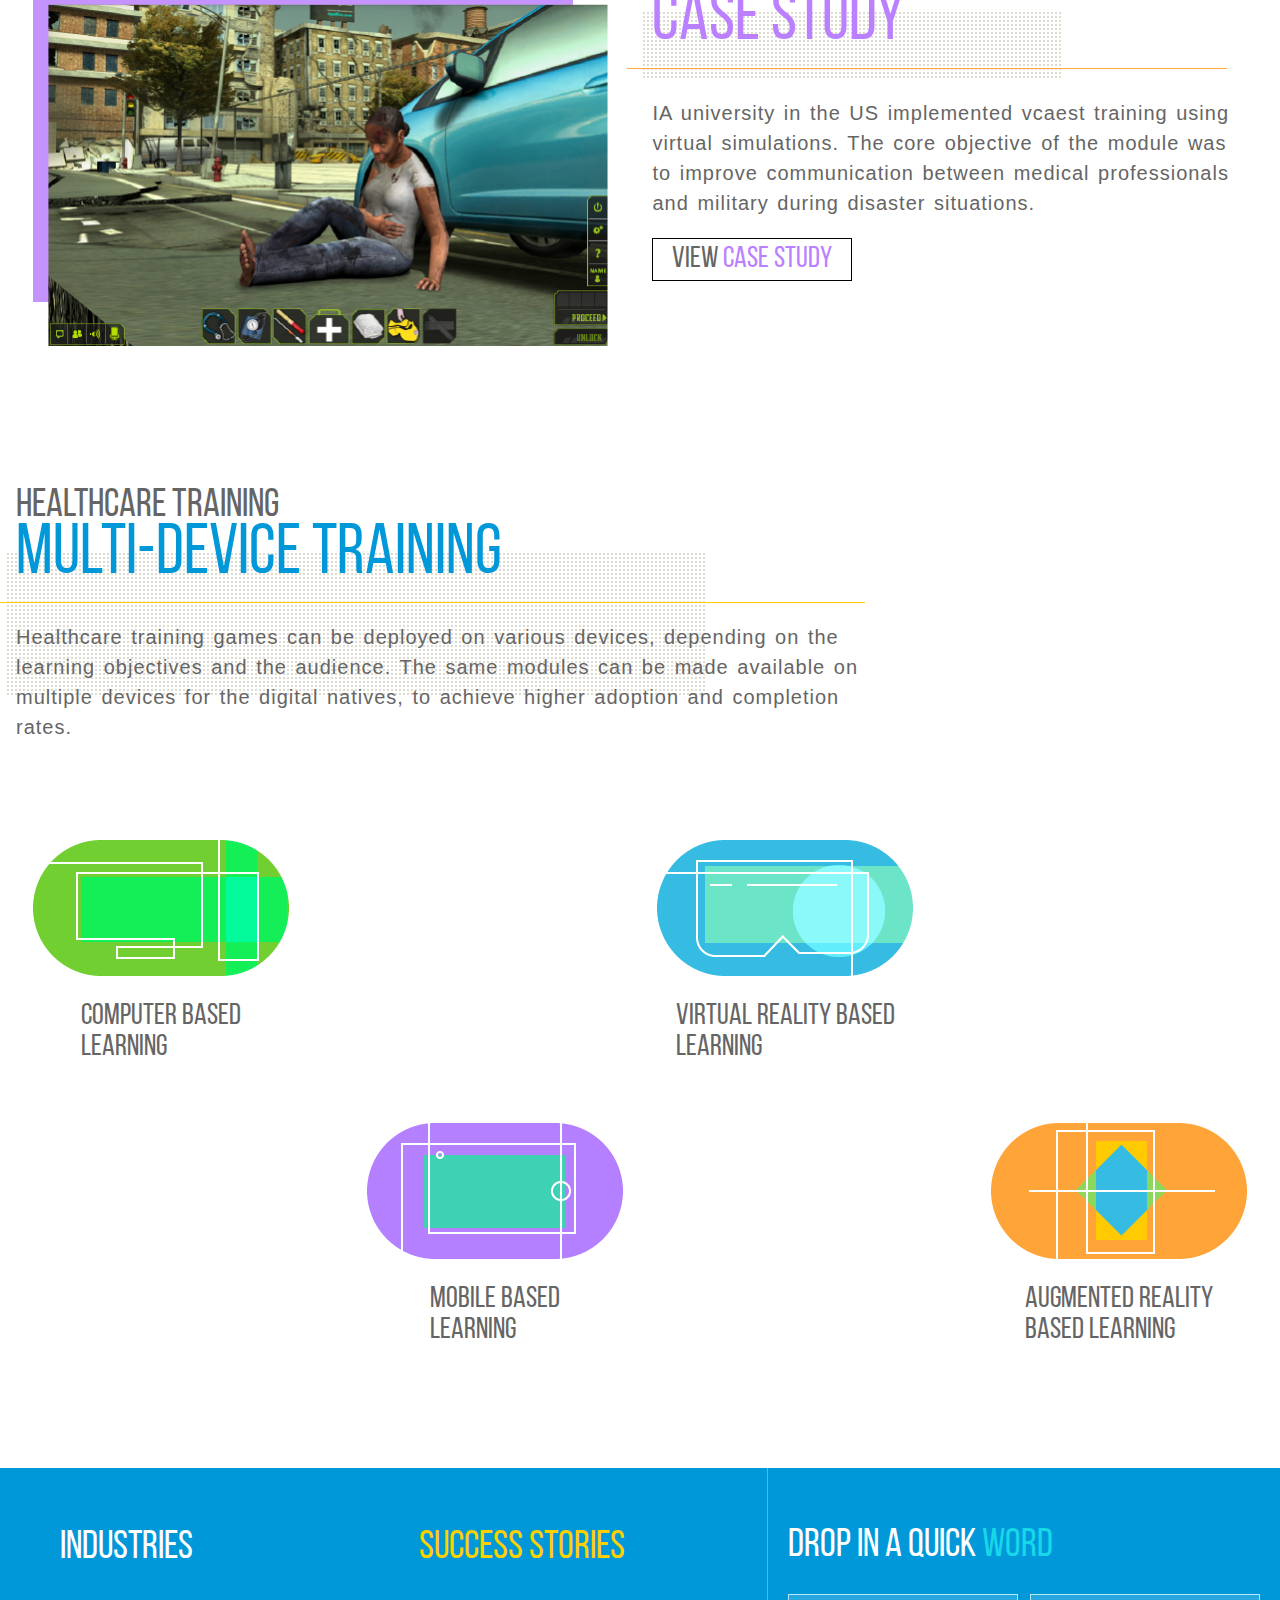
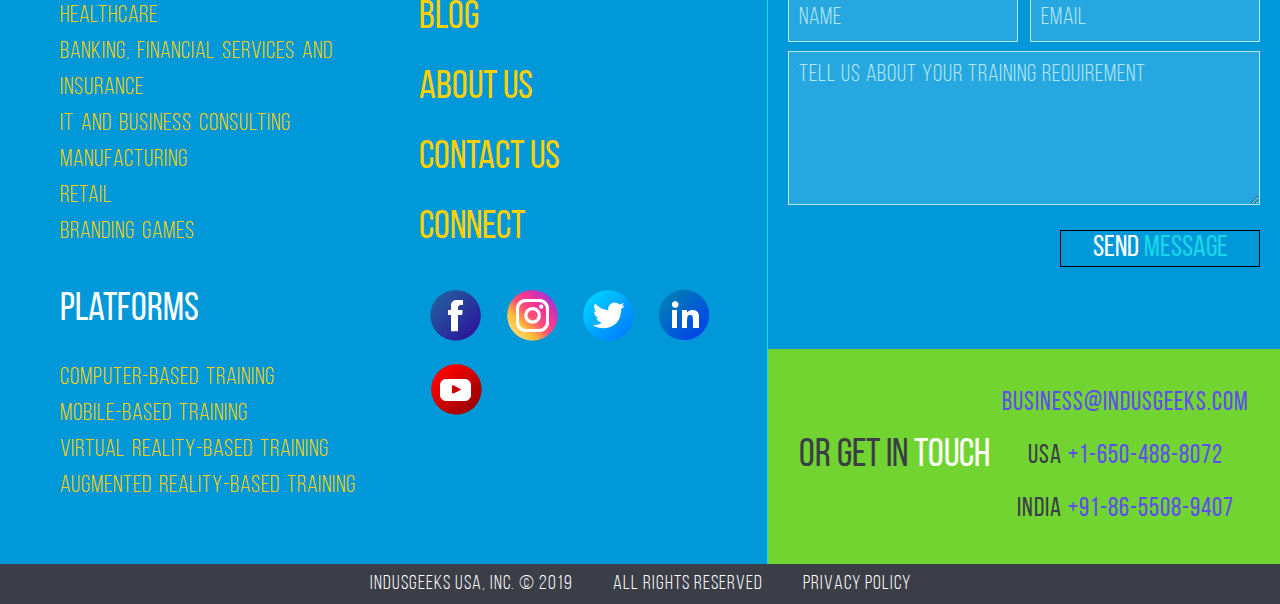
<file: healthcare.html>
<!DOCTYPE html>
<html>
<head>
	<meta charset="UTF-8">
  <title>Healthcare - Indusgeeks</title>
  <meta name="viewport" content="width=device-width, initial-scale=1" />

  <!-- Slider -->
  <link rel="stylesheet" type="text/css" href="lib/slick/slick.css"/>

  <!-- Main Stylesheet File -->
  <link href="css/style.css" rel="stylesheet">
</head>
<body>
	<!--==========================
	  Header
	============================-->
	<header>
		<input type="checkbox" id="nav-check" name="nav-check">
		<div class="logo">
			<a href="index.html"><img src="img/logo.png" alt="logo"></a>
		</div>
		<div class="nav-btn">
			<label for="nav-check">
			  <img src="img/menu.png" alt="menu" width="40">
			</label>
		</div>
		<div class="nav-container">
			<nav>
				<ul class="menu">
					<li class="menu-item dropdown">
						<a href="#">Customized Serious Games <img src="img/dropdown.png"></a>
						<label for="drop-check" class="toggle"> Customized Serious Games <img src="img/dropdown.png"> </label>
						<input type="checkbox" id="drop-check" name="drop-check">
						<ul class="sub-menu">
							<li class="sub-menu-item">
								<a href="#" class="orange">Industries</a>
								<ul class="sub-menu-list">
									<li class="sub-menu-list-item"><a href="healthcare.html">Healthcare</a></li>
									<li class="sub-menu-list-item"><a href="bfsi.html">Banking, Financial Services and Insurance</a></li>
									<li class="sub-menu-list-item"><a href="it.html">IT and business consulting</a></li>
									<li class="sub-menu-list-item"><a href="manufacturing.html">Manufacturing</a></li>
									<li class="sub-menu-list-item"><a href="retail.html">Retail</a></li>
									<li class="sub-menu-list-item"><a href="branding_games.html">Branding Games</a></li>										
								</ul>
							</li>
							<li class="sub-menu-item">
								<a href="#" class="puerto_rico">Platforms</a>
								<ul class="sub-menu-list">
									<li class="sub-menu-list-item"><a href="computer_training.html">Computer-based Training</a></li>
									<li class="sub-menu-list-item"><a href="mobile_training.html">Mobile-based training</a></li>
									<li class="sub-menu-list-item"><a href="virtual_reality.html">Virtual reality-based Training</a></li>
									<li class="sub-menu-list-item"><a href="augmented_reality.html">Augmented reality-based Training</a></li>										
								</ul>
							</li>
						</ul>							
					</li>
					<li class="menu-item"><a href="virtual_reality.html">Virtual Reality-Based Training</a></li>
					<li class="menu-item"><a href="augmented_reality.html">Augmented Reality-Based Training</a></li>
					<li class="menu-item"><a href="success_stories.html">Success Stories</a></li>
					<li class="menu-item"><a href="blog.html">Blog</a></li>
				</ul>
	  		</nav>
		</div>
	</header>

	<main class="pages industry-pages">
		<!--==========================
		  Hero Section
		============================-->
		<section class="hero">
			<div class="hero-container">
				<div class="bg-layer-one bg-orange"></div>
				<div class="hero-bg">
					<img src="img/banner_healthcare.png" alt="healthcare hero">
					<div class="hero-content">
						<div class="content-left">
							<h1 class="hero-header white">Healthcare</h1>
							<p class="hero-text white">Healthcare is driven by metrics to improve outcome and reduce healthcare costs. This highly regulated field of work requires extensive knowledge and case-based experience to effectively provide care. Continuing medical education, sekf-instructional learning and collaborative learning is crucial for professional development as a medical practitioner.</p>
						</div>
						<div class="content-right">
							<p class="hero-text white">Serious games have been adopted by healthcare providers, payers and vendors to improve the knowledge base and enhance treatment outcome.</p>
						</div>
					</div>
				</div>
				<div class="bg-layer-two turquoise"></div>
			</div>
		</section>

		<!--==========================
		  Use Cases Section
		============================-->
		<section class="use-cases">
			<div class="main-container">
				<div class="flex-container">
					<div class="flex-inner section-header">
						<h2 class="section-title pink-hr">Typical Use Cases In <span class="orange">Healthcare</span></h2>
						<ul class="uc-list"> 
							<li class="uc-item">Emergency Response</li>
							<li class="uc-item">Diagnosing the condition</li>
							<li class="uc-item">Identifying criticality and treatment</li>
							<li class="uc-item">Administering treatment</li>
							<li class="uc-item">Patient interaction</li>
							<li class="uc-item">Vendor Management</li>
							<li class="uc-item">Billing</li>							
						</ul>
					</div>				
					<div class="flex-inner industry-video">					
						<img src="img/healthcare_use_case.png" alt="healthcare use cases">						
					</div> 
				</div>
			</div>
		</section>

		<!--==========================
		  Products Section
		============================-->
		<section class="products">
			<div class="main-container">
				<div class="section-header">
					<h2 class="section-title picton-hr">Our Healthcare Training <span class="puerto_rico">Products</span></h2>							
				</div>
				<div class="product-boxes">
					<div class="box">
						<div class="box-img">
							<div class="bg-layer-two conifer"></div>
							<img src="img/heathcare_product_opiod_discharge.png" alt="opiod discharge">
						</div>
						<div class="box-content">
							<h2 class="product-name">Opioid Discharge: Practice Simulation for Nurses</h2>
							<p class="description">Indusgeeks designed a simulation for nurses to be able to educate a patient being discharged with an opioid narcotic prescription about the signs and symptoms of opioid overdose. The course applies components from the ENA (Emergency Nurses Association, USA) Naloxone Education Toolkit to an ED patient discharge scenario.<br>The simulation is currently being distributed as a part of ENA's Opioid Education Bundle. </p>
							<div class="btn">
			        			<a href="#">Know <span class="conifer">More</span></a>        			
			        		</div>
						</div>
					</div>
					<div class="box">
						<div class="box-img">
							<div class="bg-layer-two gold"></div>
							<img src="img/heathcare_product_K9_Tems.png" alt="K9 Tems">
						</div>
						<div class="box-content">
							<h2 class="product-name">K9 TEMS™ for K9 Handlers, Combat Medics and Veterinary Professionals</h2>
							<p class="description">Indusgeeks, in partnership with K9 Medic™, ETHOS Veterinary Health and VetBloom, designed an immersive educational product that allows learners to be in a risk-free environment to practice detailed procedure techniques.<br>K9 TEMS™ has been clinically designed by a multidisciplinary team of K9 tactical and veterinary professionals, practitioners, advisors, and educators, led by the K9 Medic™ team. </p>
							<div class="btn">
			        			<a href="#">Know <span class="gold">More</span></a>        			
			        		</div>
						</div>
					</div>
				</div>
			</div>
		</section>

		<!--==========================
		  Case Study Section
		============================-->
		<section class="case-study">
			<div class="main-container">
				<div class="flex-container">			
					<div class="flex-inner">
						<div class="box-img">
							<div class="bg-layer-two purple"></div>					
							<img src="img/healthcare_case_study.png" alt="healthcare use cases">						
						</div>
					</div> 
					<div class="flex-inner">
						<div class="section-header">
							<h2 class="section-title orange-hr">Healthcare Training <span class="purple">Case Study</span></h2>	
							<p class="description">IA university in the US implemented vcaest training using virtual simulations. The core objective of the module was to improve communication between medical professionals and military during disaster situations.</p>	
							<div class="btn">
			        			<a href="#">View <span class="purple">Case Study</span></a>        			
			        		</div>				
						</div>
					</div>				
				</div>
			</div>
		</section>

		<!--==========================
		  Training Section
		============================-->
		<section class="training">
			<div class="main-container">
				<div class="section-header">
					<h2 class="section-title gold-hr">Healthcare Training <span class="cerulean">Multi-device Training</span></h2>	
					<p class="section-description">Healthcare training games can be deployed on various devices, depending on the learning objectives and the audience. The same modules can be made available on multiple devices for the digital natives, to achieve higher adoption and completion rates.</p>					
				</div>
				<div class="flex-container">
					<div class="flex-inner">						
						<div class="training-method">
							<img src="img/icon_computer_based_learning.png" alt="computer based learning">
							<h3 class="learning-type">Computer Based <br> Learning</h3>
						</div>
					</div>
					<div class="flex-inner">						
						<div class="training-method">
							<img src="img/icon_VR.png" alt="Virtual reality based learning">
							<h3 class="learning-type">Virtual reality Based <br>Learning</h3>
						</div>
					</div>	
					<div class="flex-inner">						
						<div class="training-method">
							<img src="img/icon_mobile_based_learning.png" alt="mobile based learning">
							<h3 class="learning-type">Mobile Based <br> Learning</h3>
						</div>
					</div>
					<div class="flex-inner">						
						<div class="training-method">
							<img src="img/icon_AR.png" alt="Augmented reality based learning">
							<h3 class="learning-type">Augmented reality <br>Based Learning</h3>
						</div>
					</div>
				</div>
			</div>
		</section>

		<!--==========================
		  Footer
		============================-->
		<footer>
			<div class="footer-left">
				<div class="footer-col">
					<ul class="footer-list">
						<li class="page-category white">Industries</li>
						<li class="list-item"><a href="healthcare.html">Healthcare</a></li>
						<li class="list-item"><a href="bfsi.html">Banking, Financial Services and Insurance</a></li>
						<li class="list-item"><a href="it.html">IT and business consulting</a></li>
						<li class="list-item"><a href="manufacturing.html">Manufacturing</a></li>
						<li class="list-item"><a href="retail.html">Retail</a></li>
						<li class="list-item"><a href="branding_games.html">Branding Games</a></li>	
					</ul>
					<ul class="footer-list">
						<li class="page-category white">Platforms</li>
						<li class="list-item"><a href="computer_training.html">Computer-based Training</a></li>
						<li class="list-item"><a href="mobile_training.html">Mobile-based training</a></li>
						<li class="list-item"><a href="virtual_reality.html">Virtual reality-based Training</a></li>
						<li class="list-item"><a href="augmented_reality.html">Augmented reality-based Training</a></li>
					</ul>
				</div>
				<div class="footer-col">
					<ul class="footer-links">
						<li class="title"><a href="success_stories.html">Success Stories</a></li>
						<li class="title"><a href="blog.html">Blog</a></li>
						<li class="title"><a href="about_us.html">About Us</a></li>
						<li class="title"><a href="contact.html">Contact Us</a></li>
						<li class="title"><a href="#">Connect</a></li>
					
					</ul>
					<ul class="social-media-links">
						<li><a href="#"><img src="img/icon_Facebook.png" alt="Facebook"></a></li>
						<li><a href="#"><img src="img/icon_Instagram.png" alt="Instagram"></a></li>
						<li><a href="#"><img src="img/icon_Twitter.png" alt="Twitter"></a></li>
						<li><a href="#"><img src="img/icon_LinkedIn.png" alt="Linkedin"></a></li>
						<li><a href="#"><img src="img/icon_Youtube.png" alt="Youtube"></a></li>
					</ul>
				</div>
			</div>
			<div class="footer-right">
				<div class="footer-row">
					<div class="form">
						<h2 class="footer-heading white">Drop in a quick <span class="turquoise">Word</span></h2>
						 <form id="contact-form" action="#" method="get">
							<div class="field-wrap">
								<div class="field">
									<input placeholder="Name" type="text" tabindex="1" required="">
								</div>
								<div class="field">
									<input placeholder="Email" type="email" tabindex="1" required="">
								</div>
							</div>
							<div class="field-wrap">
								<div class="field">
									<textarea class="input1" name="message" placeholder="Tell Us About Your Training Requirement"></textarea>
								</div>							
							</div>
							<div class="field-wrap">
								<button type="submit" form="contact-form" value="Submit" class="btn-submit white">Send <span class="turquoise">Message</span></button>        			
							</div>							        			
						</form>
					</div>
				</div>
				<div class="footer-row atlantis">
					<div><h2 class="footer-heading tuna">Or get in <span class="white">touch</span></h2></div>
					<div class="contact-details">
						<p class="royal_blue">business@indusgeeks.com</p>
						<p class="royal_blue"><span class="tuna">USA</span> +1-650-488-8072</p>
						<p class="royal_blue"><span class="tuna">India</span> +91-86-5508-9407</p>
					</div>
				</div>
			</div>
			<div class="copyright">
				<ul>
					<li>Indusgeeks USA, Inc. © 2019 </li>
					<li>All rights reserved</li>
					<li><a href="#">Privacy Policy</li>
				</ul>
			</div>
		</footer>
		
	</main>
	
	<div class="mobile-body-overly"></div>

	<!-- JavaScript Libraries -->
	<script src="lib/jquery/jquery.min.js"></script>
	<script src="lib/slick/slick.min.js"></script>
	<script src="js/script.js"></script>

</body>
</html>
</file>
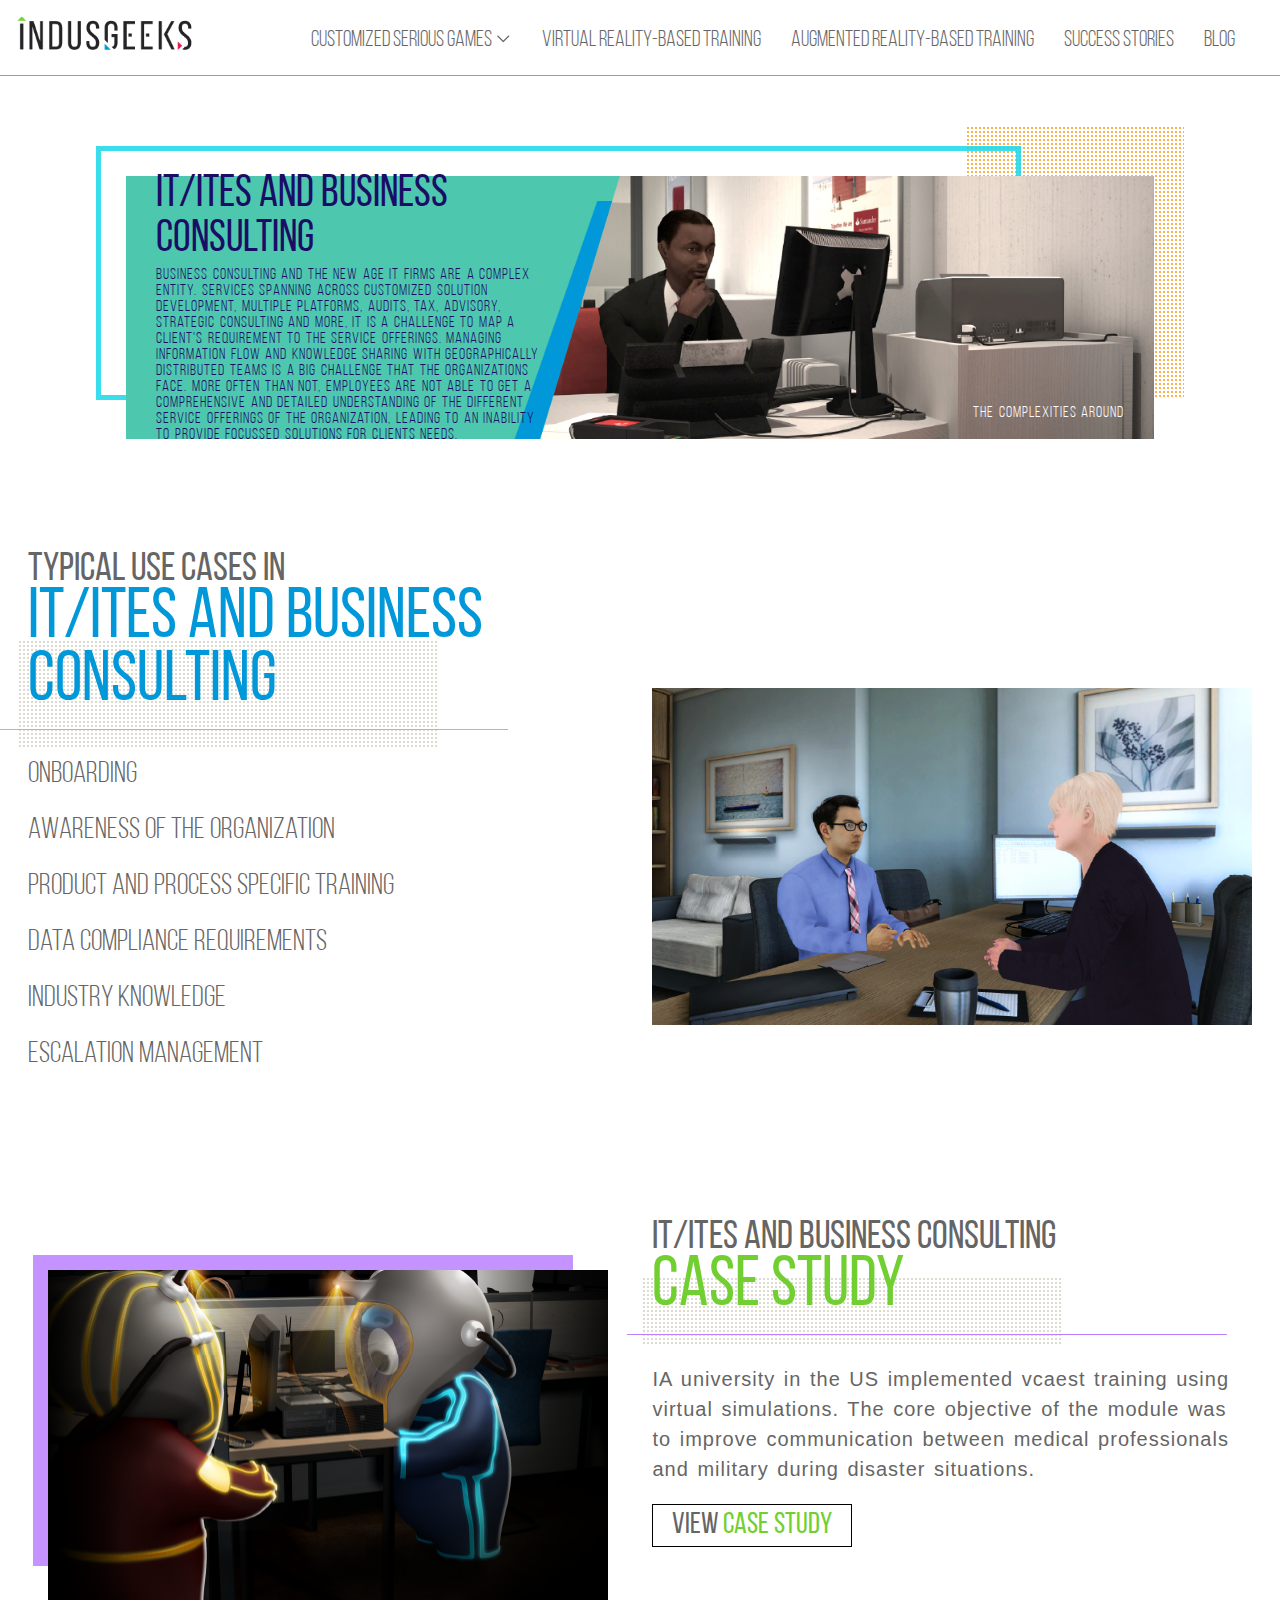
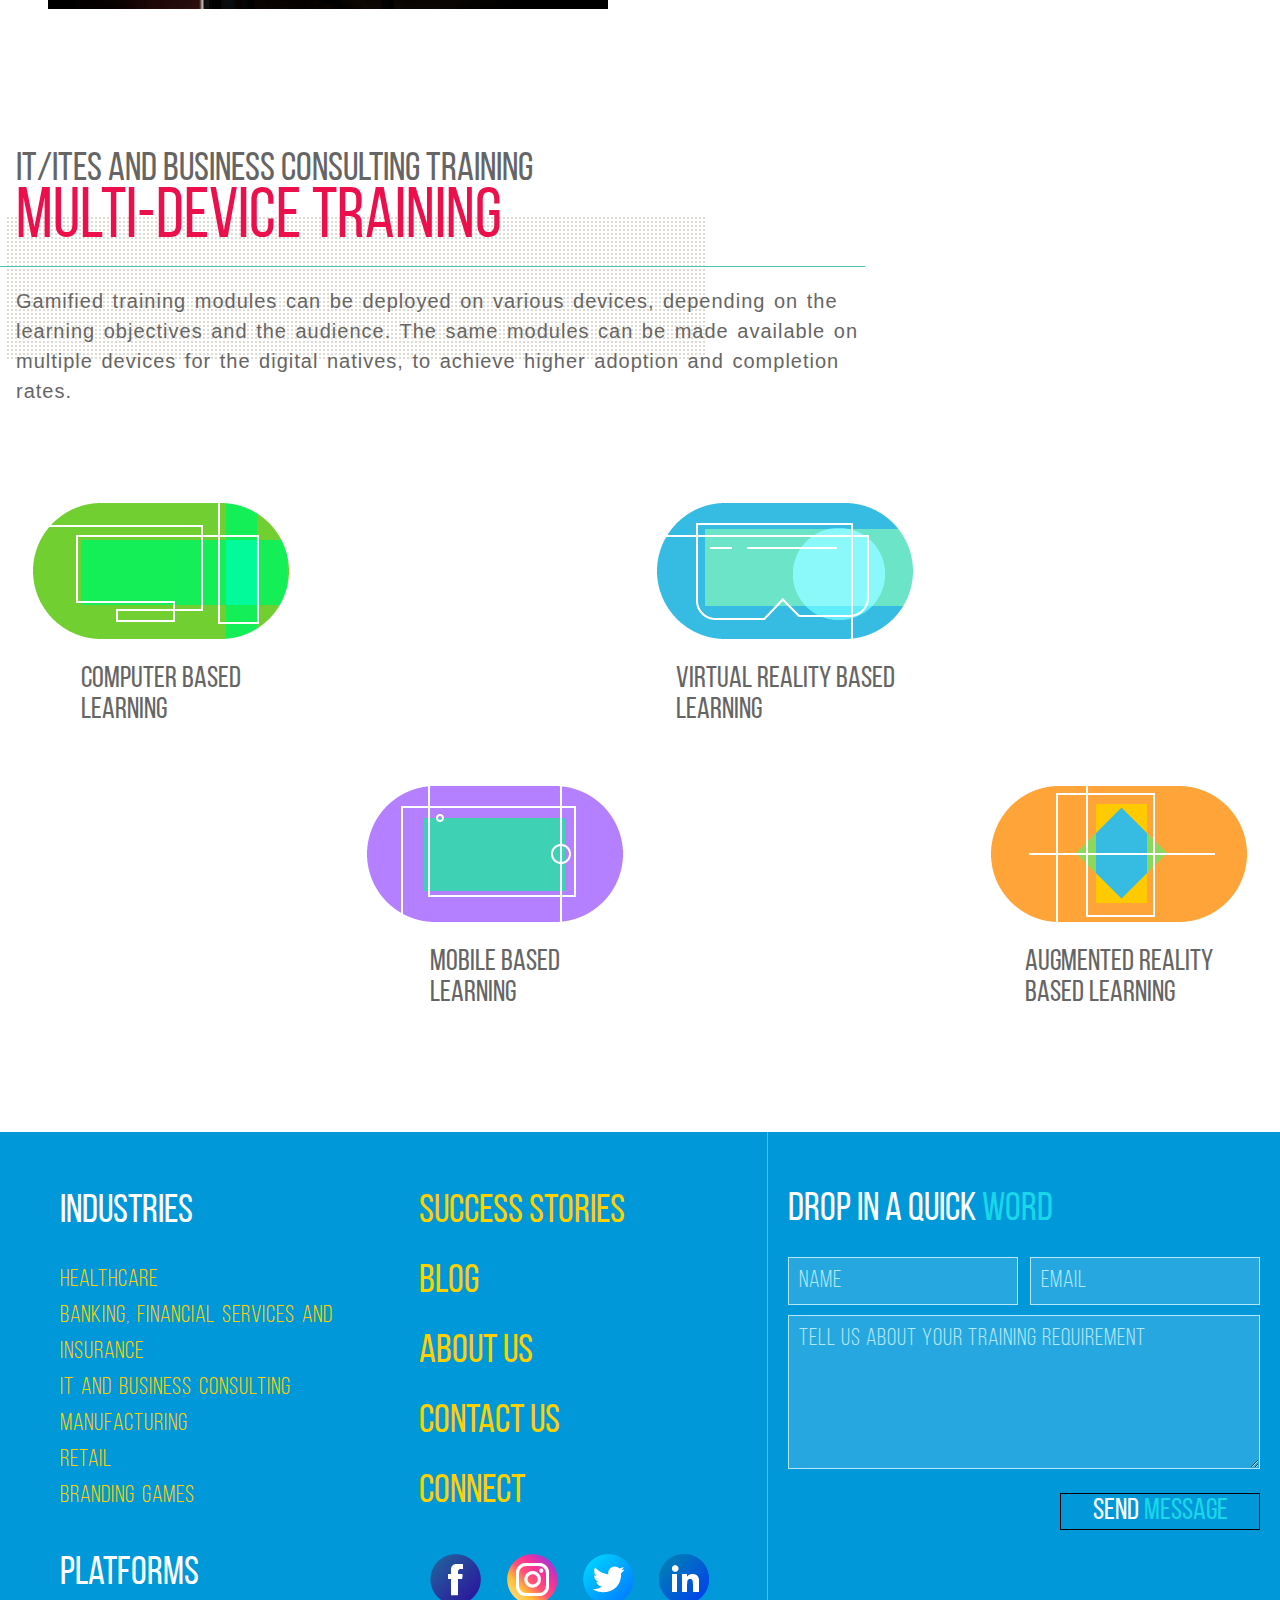
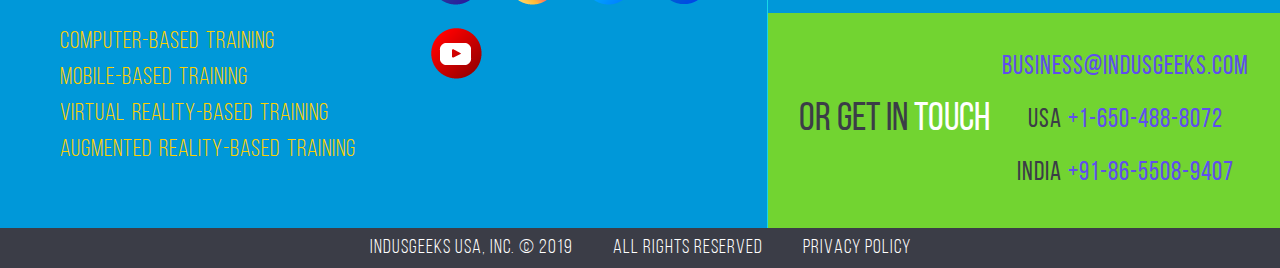
<file: it.html>
<!DOCTYPE html>
<html>
<head>
	<meta charset="UTF-8">
  <title>IT/ITeS and Business Consulting - Indusgeeks</title>
  <meta name="viewport" content="width=device-width, initial-scale=1" />

  <!-- Slider -->
  <link rel="stylesheet" type="text/css" href="lib/slick/slick.css"/>

  <!-- Main Stylesheet File -->
  <link href="css/style.css" rel="stylesheet">
</head>
<body>
	<!--==========================
	  Header
	============================-->
	<header>
		<input type="checkbox" id="nav-check" name="nav-check">
		<div class="logo">
			<a href="index.html"><img src="img/logo.png" alt="logo"></a>
		</div>
		<div class="nav-btn">
			<label for="nav-check">
			  <img src="img/menu.png" alt="menu" width="40">
			</label>
		</div>
		<div class="nav-container">
			<nav>
				<ul class="menu">
					<li class="menu-item dropdown">
						<a href="#">Customized Serious Games <img src="img/dropdown.png"></a>
						<label for="drop-check" class="toggle"> Customized Serious Games <img src="img/dropdown.png"> </label>
						<input type="checkbox" id="drop-check" name="drop-check">
						<ul class="sub-menu">
							<li class="sub-menu-item">
								<a href="#" class="orange">Industries</a>
								<ul class="sub-menu-list">
									<li class="sub-menu-list-item"><a href="healthcare.html">Healthcare</a></li>
									<li class="sub-menu-list-item"><a href="bfsi.html">Banking, Financial Services and Insurance</a></li>
									<li class="sub-menu-list-item"><a href="it.html">IT and business consulting</a></li>
									<li class="sub-menu-list-item"><a href="manufacturing.html">Manufacturing</a></li>
									<li class="sub-menu-list-item"><a href="retail.html">Retail</a></li>
									<li class="sub-menu-list-item"><a href="branding_games.html">Branding Games</a></li>										
								</ul>
							</li>
							<li class="sub-menu-item">
								<a href="#" class="puerto_rico">Platforms</a>
								<ul class="sub-menu-list">
									<li class="sub-menu-list-item"><a href="computer_training.html">Computer-based Training</a></li>
									<li class="sub-menu-list-item"><a href="mobile_training.html">Mobile-based training</a></li>
									<li class="sub-menu-list-item"><a href="virtual_reality.html">Virtual reality-based Training</a></li>
									<li class="sub-menu-list-item"><a href="augmented_reality.html">Augmented reality-based Training</a></li>										
								</ul>
							</li>
						</ul>							
					</li>
					<li class="menu-item"><a href="virtual_reality.html">Virtual Reality-Based Training</a></li>
					<li class="menu-item"><a href="augmented_reality.html">Augmented Reality-Based Training</a></li>
					<li class="menu-item"><a href="success_stories.html">Success Stories</a></li>
					<li class="menu-item"><a href="blog.html">Blog</a></li>
				</ul>
	  		</nav>
		</div>
	</header>

	<main class="pages industry-pages">
		<!--==========================
		  Hero Section
		============================-->
		<section class="hero">
			<div class="hero-container">
				<div class="bg-layer-one bg-orange"></div>
				<div class="hero-bg">
					<img src="img/banner_ITes_business_consulting.png" alt="healthcare hero">
					<div class="hero-content">
						<div class="content-left">
							<h1 class="hero-header indigo">IT/ITeS and Business Consulting</h1>
							<p class="hero-text indigo">Business consulting and the new age IT firms are a complex entity. Services spanning across customized solution development, multiple platforms, audits, tax, advisory, strategic consulting and more, it is a challenge to map a client's requirement to the service offerings. Managing information flow and knowledge sharing with geographically distributed teams is a big challenge that the organizations face. More often than not, employees are not able to get a comprehensive and detailed understanding of the different service offerings of the organization, leading to an inability to provide focussed solutions for clients needs. </p>
						</div>
						<div class="content-right">
							<p class="hero-text white">The complexities around </p>
						</div>
					</div>
				</div>
				<div class="bg-layer-two turquoise"></div>
			</div>
		</section>

		<!--==========================
		  Use Cases Section
		============================-->
		<section class="use-cases">
			<div class="main-container">
				<div class="flex-container">
					<div class="flex-inner section-header">
						<h2 class="section-title orange-hr">Typical Use Cases In <span class="cerulean">IT/ITeS and Business Consulting</span></h2>
						<ul class="uc-list"> 
							<li class="uc-item">Onboarding</li>
							<li class="uc-item">Awareness of the organization</li>
							<li class="uc-item">Product and process specific training</li>
							<li class="uc-item">Data compliance requirements</li>
							<li class="uc-item">Industry knowledge</li>		
							<li class="uc-item">Escalation management</li>	
						</ul>
					</div>				
					<div class="flex-inner industry-video">					
						<img src="img/ITes_business_consulting_use_case.png" alt="healthcare use cases">						
					</div> 
				</div>
			</div>
		</section>

		<!--==========================
		  Case Study Section
		============================-->
		<section class="case-study">
			<div class="main-container">
				<div class="flex-container">			
					<div class="flex-inner">
						<div class="box-img">
							<div class="bg-layer-two purple"></div>					
							<img src="img/ITes_business_consulting_case_study.png" alt="healthcare use cases">						
						</div>
					</div> 
					<div class="flex-inner">
						<div class="section-header">
							<h2 class="section-title purple-hr">IT/ITeS and Business Consulting <span class="green">Case Study</span></h2>	
							<p class="description">IA university in the US implemented vcaest training using virtual simulations. The core objective of the module was to improve communication between medical professionals and military during disaster situations.</p>	
							<div class="btn">
			        			<a href="#">View <span class="green">Case Study</span></a>        			
			        		</div>				
						</div>
					</div>				
				</div>
			</div>
		</section>

		<!--==========================
		  Training Section
		============================-->
		<section class="training">
			<div class="main-container">
				<div class="section-header">
					<h2 class="section-title puerto_rico-hr">IT/ITeS and Business Consulting Training <span class="pink">Multi-device Training</span></h2>	
					<p class="section-description">Gamified training modules can be deployed on various devices, depending on the learning objectives and the audience. The same modules can be made available on multiple devices for the digital natives, to achieve higher adoption and completion rates.</p>			
				</div>
				<div class="flex-container">
					<div class="flex-inner">						
						<div class="training-method">
							<img src="img/icon_computer_based_learning.png" alt="computer based learning">
							<h3 class="learning-type">Computer Based <br> Learning</h3>
						</div>
					</div>
					<div class="flex-inner">						
						<div class="training-method">
							<img src="img/icon_VR.png" alt="Virtual reality based learning">
							<h3 class="learning-type">Virtual reality Based <br>Learning</h3>
						</div>
					</div>	
					<div class="flex-inner">						
						<div class="training-method">
							<img src="img/icon_mobile_based_learning.png" alt="mobile based learning">
							<h3 class="learning-type">Mobile Based <br> Learning</h3>
						</div>
					</div>
					<div class="flex-inner">						
						<div class="training-method">
							<img src="img/icon_AR.png" alt="Augmented reality based learning">
							<h3 class="learning-type">Augmented reality <br>Based Learning</h3>
						</div>
					</div>
				</div>
			</div>
		</section>

		<!--==========================
		  Footer
		============================-->
		<footer>
			<div class="footer-left">
				<div class="footer-col">
					<ul class="footer-list">
						<li class="page-category white">Industries</li>
						<li class="list-item"><a href="healthcare.html">Healthcare</a></li>
						<li class="list-item"><a href="bfsi.html">Banking, Financial Services and Insurance</a></li>
						<li class="list-item"><a href="it.html">IT and business consulting</a></li>
						<li class="list-item"><a href="manufacturing.html">Manufacturing</a></li>
						<li class="list-item"><a href="retail.html">Retail</a></li>
						<li class="list-item"><a href="branding_games.html">Branding Games</a></li>	
					</ul>
					<ul class="footer-list">
						<li class="page-category white">Platforms</li>
						<li class="list-item"><a href="computer_training.html">Computer-based Training</a></li>
						<li class="list-item"><a href="mobile_training.html">Mobile-based training</a></li>
						<li class="list-item"><a href="virtual_reality.html">Virtual reality-based Training</a></li>
						<li class="list-item"><a href="augmented_reality.html">Augmented reality-based Training</a></li>
					</ul>
				</div>
				<div class="footer-col">
					<ul class="footer-links">
						<li class="title"><a href="success_stories.html">Success Stories</a></li>
						<li class="title"><a href="blog.html">Blog</a></li>
						<li class="title"><a href="about_us.html">About Us</a></li>
						<li class="title"><a href="contact.html">Contact Us</a></li>
						<li class="title"><a href="#">Connect</a></li>
					
					</ul>
					<ul class="social-media-links">
						<li><a href="#"><img src="img/icon_Facebook.png" alt="Facebook"></a></li>
						<li><a href="#"><img src="img/icon_Instagram.png" alt="Instagram"></a></li>
						<li><a href="#"><img src="img/icon_Twitter.png" alt="Twitter"></a></li>
						<li><a href="#"><img src="img/icon_LinkedIn.png" alt="Linkedin"></a></li>
						<li><a href="#"><img src="img/icon_Youtube.png" alt="Youtube"></a></li>
					</ul>
				</div>
			</div>
			<div class="footer-right">
				<div class="footer-row">
					<div class="form">
						<h2 class="footer-heading white">Drop in a quick <span class="turquoise">Word</span></h2>
						 <form id="contact-form" action="#" method="get">
							<div class="field-wrap">
								<div class="field">
									<input placeholder="Name" type="text" tabindex="1" required="">
								</div>
								<div class="field">
									<input placeholder="Email" type="email" tabindex="1" required="">
								</div>
							</div>
							<div class="field-wrap">
								<div class="field">
									<textarea class="input1" name="message" placeholder="Tell Us About Your Training Requirement"></textarea>
								</div>							
							</div>
							<div class="field-wrap">
								<button type="submit" form="contact-form" value="Submit" class="btn-submit white">Send <span class="turquoise">Message</span></button>        			
							</div>							        			
						</form>
					</div>
				</div>
				<div class="footer-row atlantis">
					<div><h2 class="footer-heading tuna">Or get in <span class="white">touch</span></h2></div>
					<div class="contact-details">
						<p class="royal_blue">business@indusgeeks.com</p>
						<p class="royal_blue"><span class="tuna">USA</span> +1-650-488-8072</p>
						<p class="royal_blue"><span class="tuna">India</span> +91-86-5508-9407</p>
					</div>
				</div>
			</div>
			<div class="copyright">
				<ul>
					<li>Indusgeeks USA, Inc. © 2019 </li>
					<li>All rights reserved</li>
					<li><a href="#">Privacy Policy</li>
				</ul>
			</div>
		</footer>
		
	</main>
	
	<div class="mobile-body-overly"></div>

	<!-- JavaScript Libraries -->
	<script src="lib/jquery/jquery.min.js"></script>
	<script src="lib/slick/slick.min.js"></script>
	<script src="js/script.js"></script>

</body>
</html>
</file>
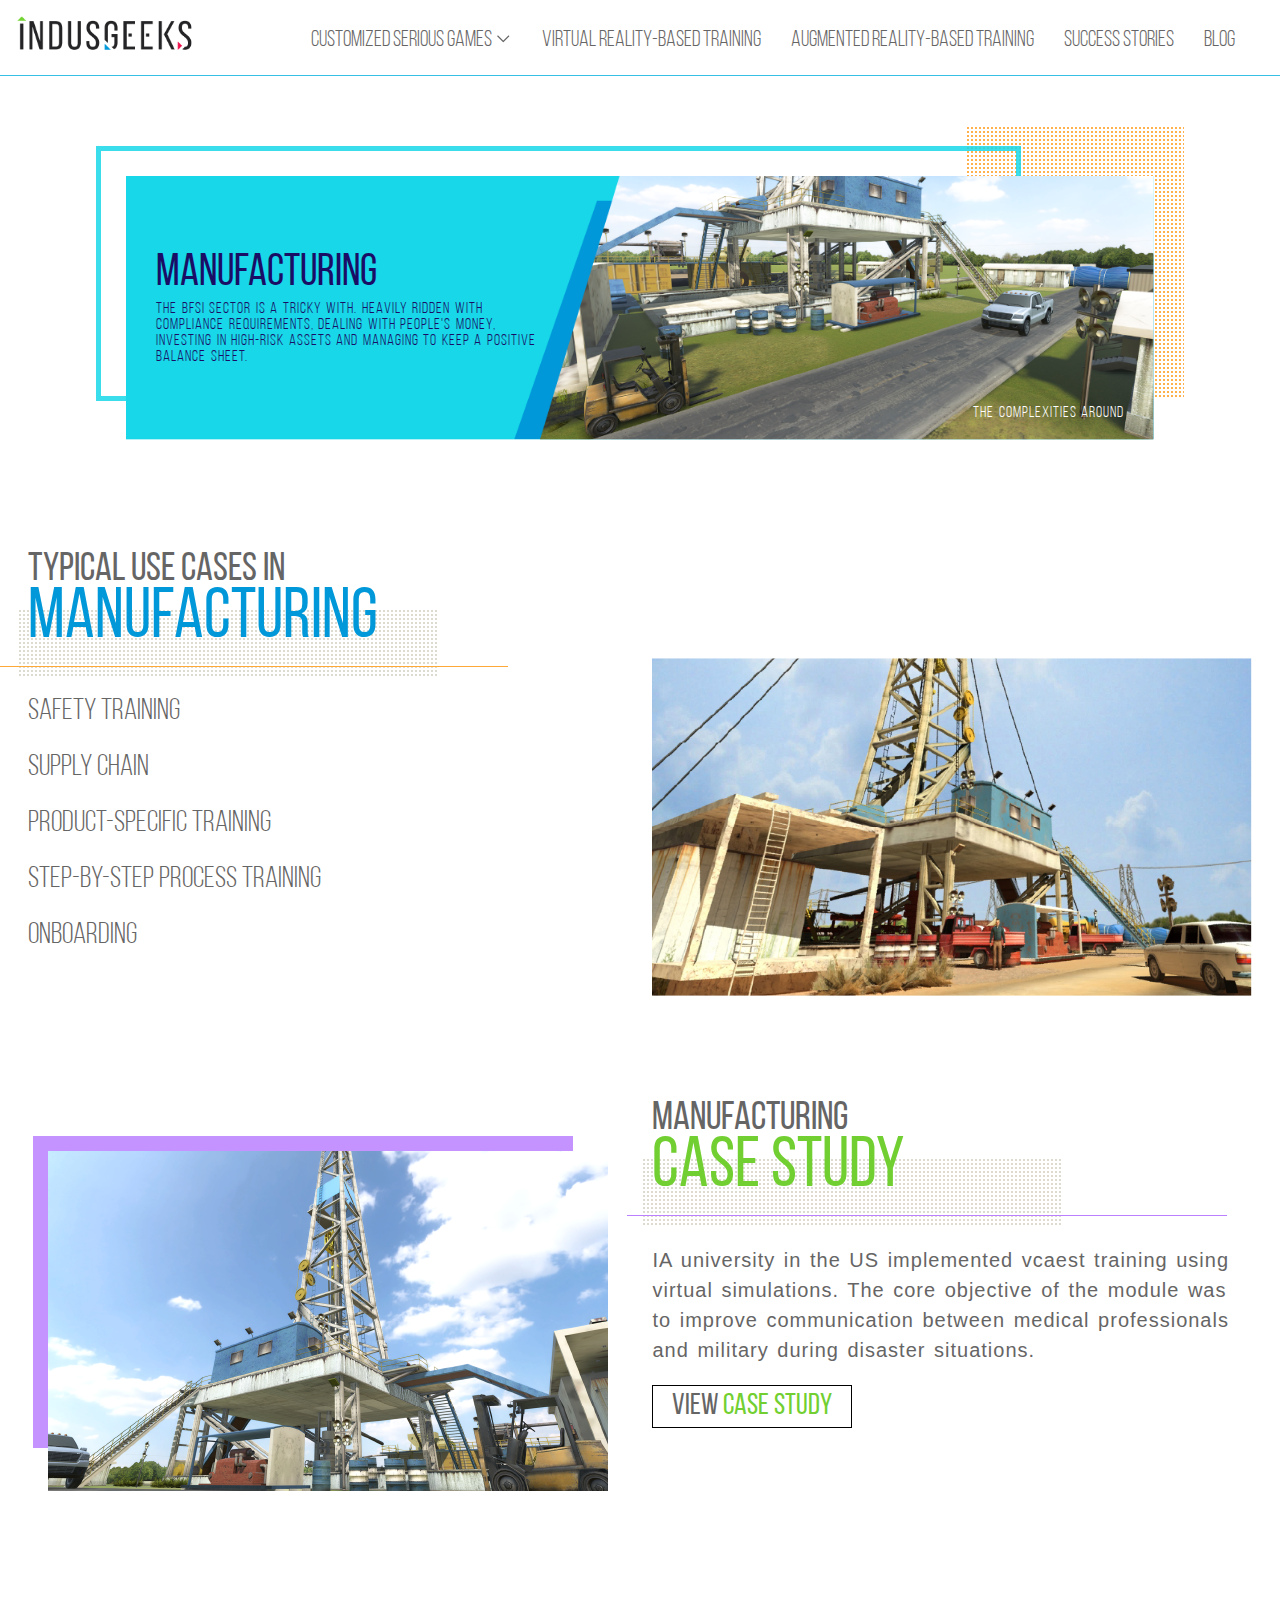
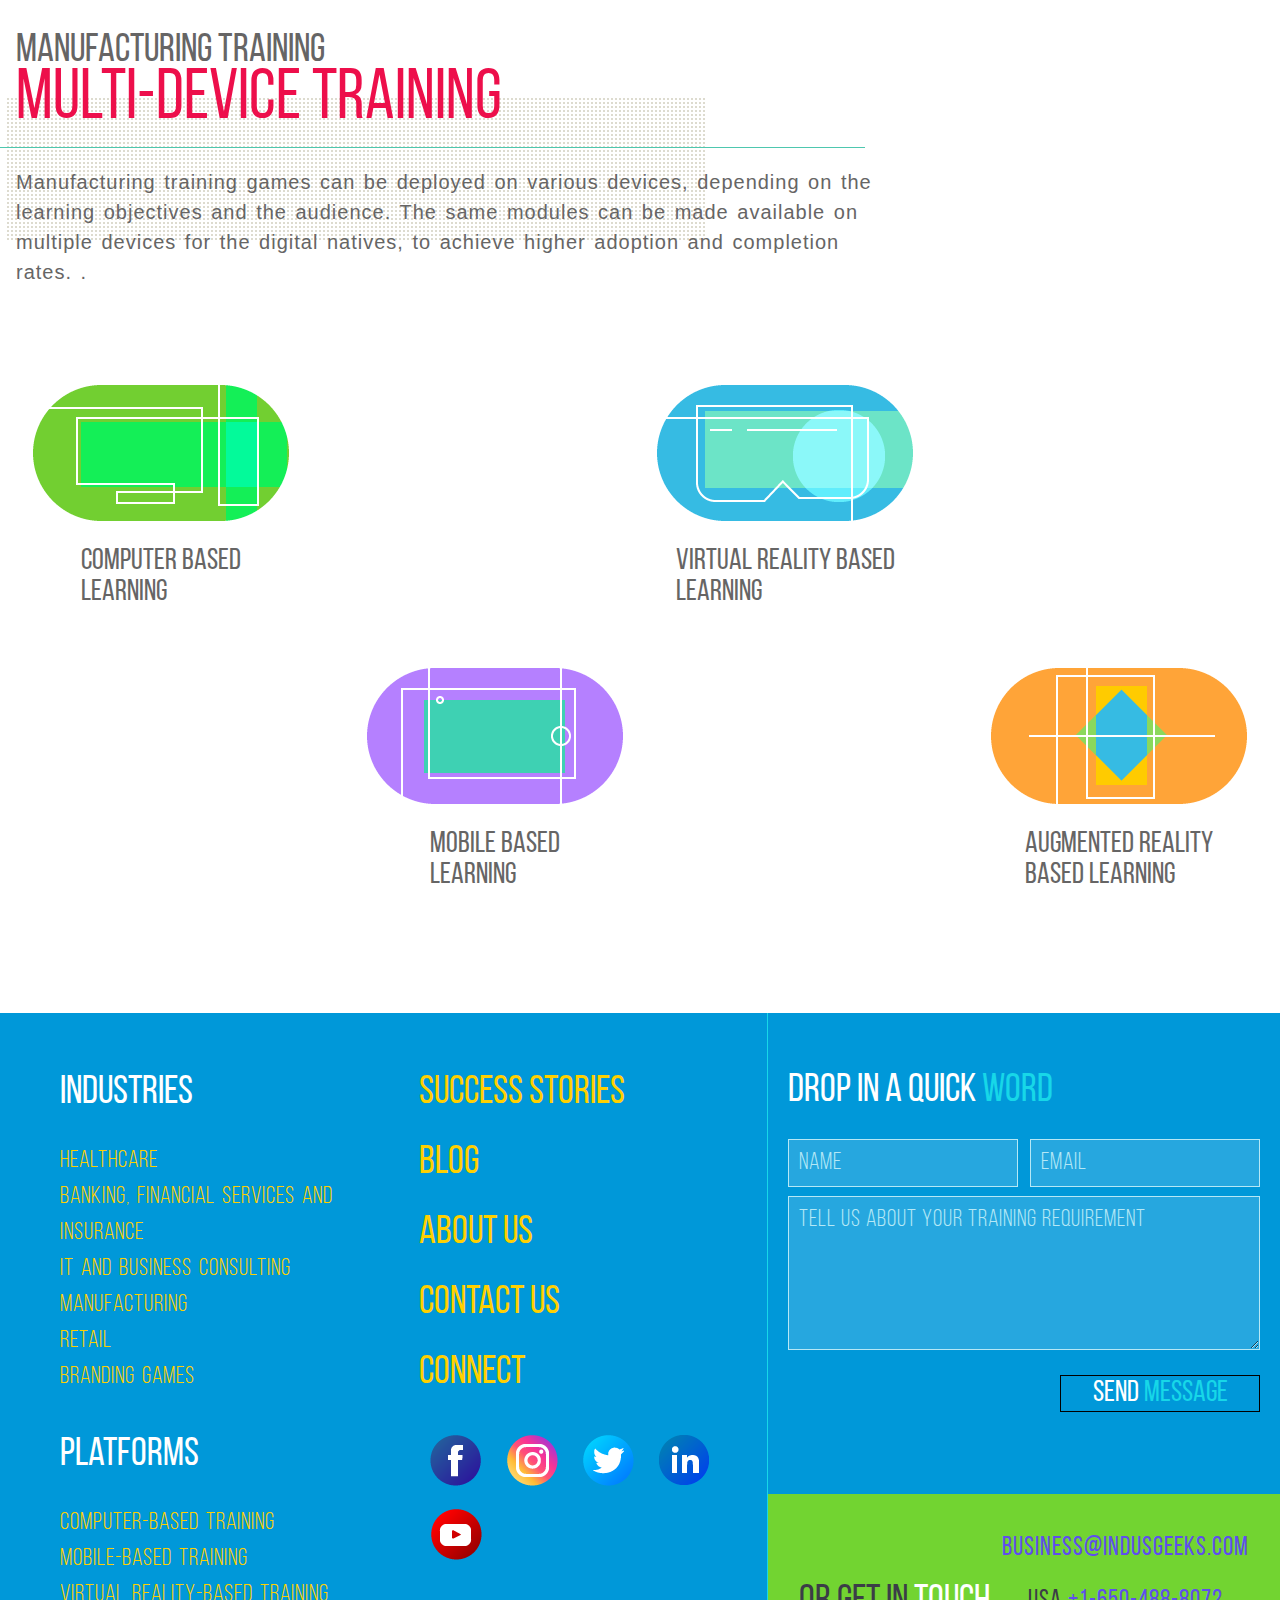
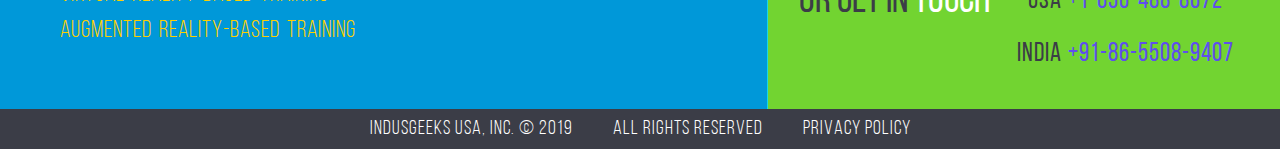
<file: manufacturing.html>
<!DOCTYPE html>
<html>
<head>
	<meta charset="UTF-8">
  <title>Manufacturing Industry - Indusgeeks</title>
  <meta name="viewport" content="width=device-width, initial-scale=1" />

  <!-- Slider -->
  <link rel="stylesheet" type="text/css" href="lib/slick/slick.css"/>

  <!-- Main Stylesheet File -->
  <link href="css/style.css" rel="stylesheet">
</head>
<body>
	<!--==========================
	  Header
	============================-->
	<header>
		<input type="checkbox" id="nav-check" name="nav-check">
		<div class="logo">
			<a href="index.html"><img src="img/logo.png" alt="logo"></a>
		</div>
		<div class="nav-btn">
			<label for="nav-check">
			  <img src="img/menu.png" alt="menu" width="40">
			</label>
		</div>
		<div class="nav-container">
			<nav>
				<ul class="menu">
					<li class="menu-item dropdown">
						<a href="#">Customized Serious Games <img src="img/dropdown.png"></a>
						<label for="drop-check" class="toggle"> Customized Serious Games <img src="img/dropdown.png"> </label>
						<input type="checkbox" id="drop-check" name="drop-check">
						<ul class="sub-menu">
							<li class="sub-menu-item">
								<a href="#" class="orange">Industries</a>
								<ul class="sub-menu-list">
									<li class="sub-menu-list-item"><a href="healthcare.html">Healthcare</a></li>
									<li class="sub-menu-list-item"><a href="bfsi.html">Banking, Financial Services and Insurance</a></li>
									<li class="sub-menu-list-item"><a href="it.html">IT and business consulting</a></li>
									<li class="sub-menu-list-item"><a href="manufacturing.html">Manufacturing</a></li>
									<li class="sub-menu-list-item"><a href="retail.html">Retail</a></li>
									<li class="sub-menu-list-item"><a href="branding_games.html">Branding Games</a></li>										
								</ul>
							</li>
							<li class="sub-menu-item">
								<a href="#" class="puerto_rico">Platforms</a>
								<ul class="sub-menu-list">
									<li class="sub-menu-list-item"><a href="computer_training.html">Computer-based Training</a></li>
									<li class="sub-menu-list-item"><a href="mobile_training.html">Mobile-based training</a></li>
									<li class="sub-menu-list-item"><a href="virtual_reality.html">Virtual reality-based Training</a></li>
									<li class="sub-menu-list-item"><a href="augmented_reality.html">Augmented reality-based Training</a></li>										
								</ul>
							</li>
						</ul>							
					</li>
					<li class="menu-item"><a href="virtual_reality.html">Virtual Reality-Based Training</a></li>
					<li class="menu-item"><a href="augmented_reality.html">Augmented Reality-Based Training</a></li>
					<li class="menu-item"><a href="success_stories.html">Success Stories</a></li>
					<li class="menu-item"><a href="blog.html">Blog</a></li>
				</ul>
	  		</nav>
		</div>
	</header>

	<main class="pages industry-pages">
		<!--==========================
		  Hero Section
		============================-->
		<section class="hero">
			<div class="hero-container">
				<div class="bg-layer-one bg-orange"></div>
				<div class="hero-bg">
					<img src="img/banner_manufacturing.png" alt="healthcare hero">
					<div class="hero-content">
						<div class="content-left">
							<h1 class="hero-header indigo">Manufacturing</h1>
							<p class="hero-text indigo">The BFSI sector is a tricky with. Heavily ridden with compliance requirements, dealing with people's money, investing in high-risk assets and managing to keep a positive balance sheet. </p>
						</div>
						<div class="content-right">
							<p class="hero-text white">The complexities around </p>
						</div>
					</div>
				</div>
				<div class="bg-layer-two turquoise"></div>
			</div>
		</section>

		<!--==========================
		  Use Cases Section
		============================-->
		<section class="use-cases">
			<div class="main-container">
				<div class="flex-container">
					<div class="flex-inner section-header">
						<h2 class="section-title orange-hr">Typical Use Cases In <span class="cerulean">Manufacturing</span></h2>
						<ul class="uc-list"> 
							<li class="uc-item">Safety Training</li>
							<li class="uc-item">Supply Chain</li>
							<li class="uc-item">Product-specific training</li>
							<li class="uc-item">Step-by-step process training</li>
							<li class="uc-item">Onboarding</li>			
						</ul>
					</div>				
					<div class="flex-inner industry-video">					
						<img src="img/manufacturing_use_case.png" alt="healthcare use cases">						
					</div> 
				</div>
			</div>
		</section>

		<!--==========================
		  Case Study Section
		============================-->
		<section class="case-study">
			<div class="main-container">
				<div class="flex-container">			
					<div class="flex-inner">
						<div class="box-img">
							<div class="bg-layer-two purple"></div>					
							<img src="img/manufacturing_case_study.png" alt="healthcare use cases">						
						</div>
					</div> 
					<div class="flex-inner">
						<div class="section-header">
							<h2 class="section-title purple-hr">Manufacturing <span class="green">Case Study</span></h2>	
							<p class="description">IA university in the US implemented vcaest training using virtual simulations. The core objective of the module was to improve communication between medical professionals and military during disaster situations.</p>	
							<div class="btn">
			        			<a href="#">View <span class="green">Case Study</span></a>        			
			        		</div>				
						</div>
					</div>				
				</div>
			</div>
		</section>

		<!--==========================
		  Training Section
		============================-->
		<section class="training">
			<div class="main-container">
				<div class="section-header">
					<h2 class="section-title puerto_rico-hr">Manufacturing Training <span class="pink">Multi-device Training</span></h2>	
					<p class="section-description">Manufacturing training games can be deployed on various devices, depending on the learning objectives and the audience. The same modules can be made available on multiple devices for the digital natives, to achieve higher adoption and completion rates. .</p>			
				</div>
				<div class="flex-container">
					<div class="flex-inner">						
						<div class="training-method">
							<img src="img/icon_computer_based_learning.png" alt="computer based learning">
							<h3 class="learning-type">Computer Based <br> Learning</h3>
						</div>
					</div>
					<div class="flex-inner">						
						<div class="training-method">
							<img src="img/icon_VR.png" alt="Virtual reality based learning">
							<h3 class="learning-type">Virtual reality Based <br>Learning</h3>
						</div>
					</div>	
					<div class="flex-inner">						
						<div class="training-method">
							<img src="img/icon_mobile_based_learning.png" alt="mobile based learning">
							<h3 class="learning-type">Mobile Based <br> Learning</h3>
						</div>
					</div>
					<div class="flex-inner">						
						<div class="training-method">
							<img src="img/icon_AR.png" alt="Augmented reality based learning">
							<h3 class="learning-type">Augmented reality <br>Based Learning</h3>
						</div>
					</div>
				</div>
			</div>
		</section>

		<!--==========================
		  Footer
		============================-->
		<footer>
			<div class="footer-left">
				<div class="footer-col">
					<ul class="footer-list">
						<li class="page-category white">Industries</li>
						<li class="list-item"><a href="healthcare.html">Healthcare</a></li>
						<li class="list-item"><a href="bfsi.html">Banking, Financial Services and Insurance</a></li>
						<li class="list-item"><a href="it.html">IT and business consulting</a></li>
						<li class="list-item"><a href="manufacturing.html">Manufacturing</a></li>
						<li class="list-item"><a href="retail.html">Retail</a></li>
						<li class="list-item"><a href="branding_games.html">Branding Games</a></li>	
					</ul>
					<ul class="footer-list">
						<li class="page-category white">Platforms</li>
						<li class="list-item"><a href="computer_training.html">Computer-based Training</a></li>
						<li class="list-item"><a href="mobile_training.html">Mobile-based training</a></li>
						<li class="list-item"><a href="virtual_reality.html">Virtual reality-based Training</a></li>
						<li class="list-item"><a href="augmented_reality.html">Augmented reality-based Training</a></li>
					</ul>
				</div>
				<div class="footer-col">
					<ul class="footer-links">
						<li class="title"><a href="success_stories.html">Success Stories</a></li>
						<li class="title"><a href="blog.html">Blog</a></li>
						<li class="title"><a href="about_us.html">About Us</a></li>
						<li class="title"><a href="contact.html">Contact Us</a></li>
						<li class="title"><a href="#">Connect</a></li>
					
					</ul>
					<ul class="social-media-links">
						<li><a href="#"><img src="img/icon_Facebook.png" alt="Facebook"></a></li>
						<li><a href="#"><img src="img/icon_Instagram.png" alt="Instagram"></a></li>
						<li><a href="#"><img src="img/icon_Twitter.png" alt="Twitter"></a></li>
						<li><a href="#"><img src="img/icon_LinkedIn.png" alt="Linkedin"></a></li>
						<li><a href="#"><img src="img/icon_Youtube.png" alt="Youtube"></a></li>
					</ul>
				</div>
			</div>
			<div class="footer-right">
				<div class="footer-row">
					<div class="form">
						<h2 class="footer-heading white">Drop in a quick <span class="turquoise">Word</span></h2>
						 <form id="contact-form" action="#" method="get">
							<div class="field-wrap">
								<div class="field">
									<input placeholder="Name" type="text" tabindex="1" required="">
								</div>
								<div class="field">
									<input placeholder="Email" type="email" tabindex="1" required="">
								</div>
							</div>
							<div class="field-wrap">
								<div class="field">
									<textarea class="input1" name="message" placeholder="Tell Us About Your Training Requirement"></textarea>
								</div>							
							</div>
							<div class="field-wrap">
								<button type="submit" form="contact-form" value="Submit" class="btn-submit white">Send <span class="turquoise">Message</span></button>        			
							</div>							        			
						</form>
					</div>
				</div>
				<div class="footer-row atlantis">
					<div><h2 class="footer-heading tuna">Or get in <span class="white">touch</span></h2></div>
					<div class="contact-details">
						<p class="royal_blue">business@indusgeeks.com</p>
						<p class="royal_blue"><span class="tuna">USA</span> +1-650-488-8072</p>
						<p class="royal_blue"><span class="tuna">India</span> +91-86-5508-9407</p>
					</div>
				</div>
			</div>
			<div class="copyright">
				<ul>
					<li>Indusgeeks USA, Inc. © 2019 </li>
					<li>All rights reserved</li>
					<li><a href="#">Privacy Policy</li>
				</ul>
			</div>
		</footer>
		
	</main>
	
	<div class="mobile-body-overly"></div>

	<!-- JavaScript Libraries -->
	<script src="lib/jquery/jquery.min.js"></script>
	<script src="lib/slick/slick.min.js"></script>
	<script src="js/script.js"></script>

</body>
</html>
</file>
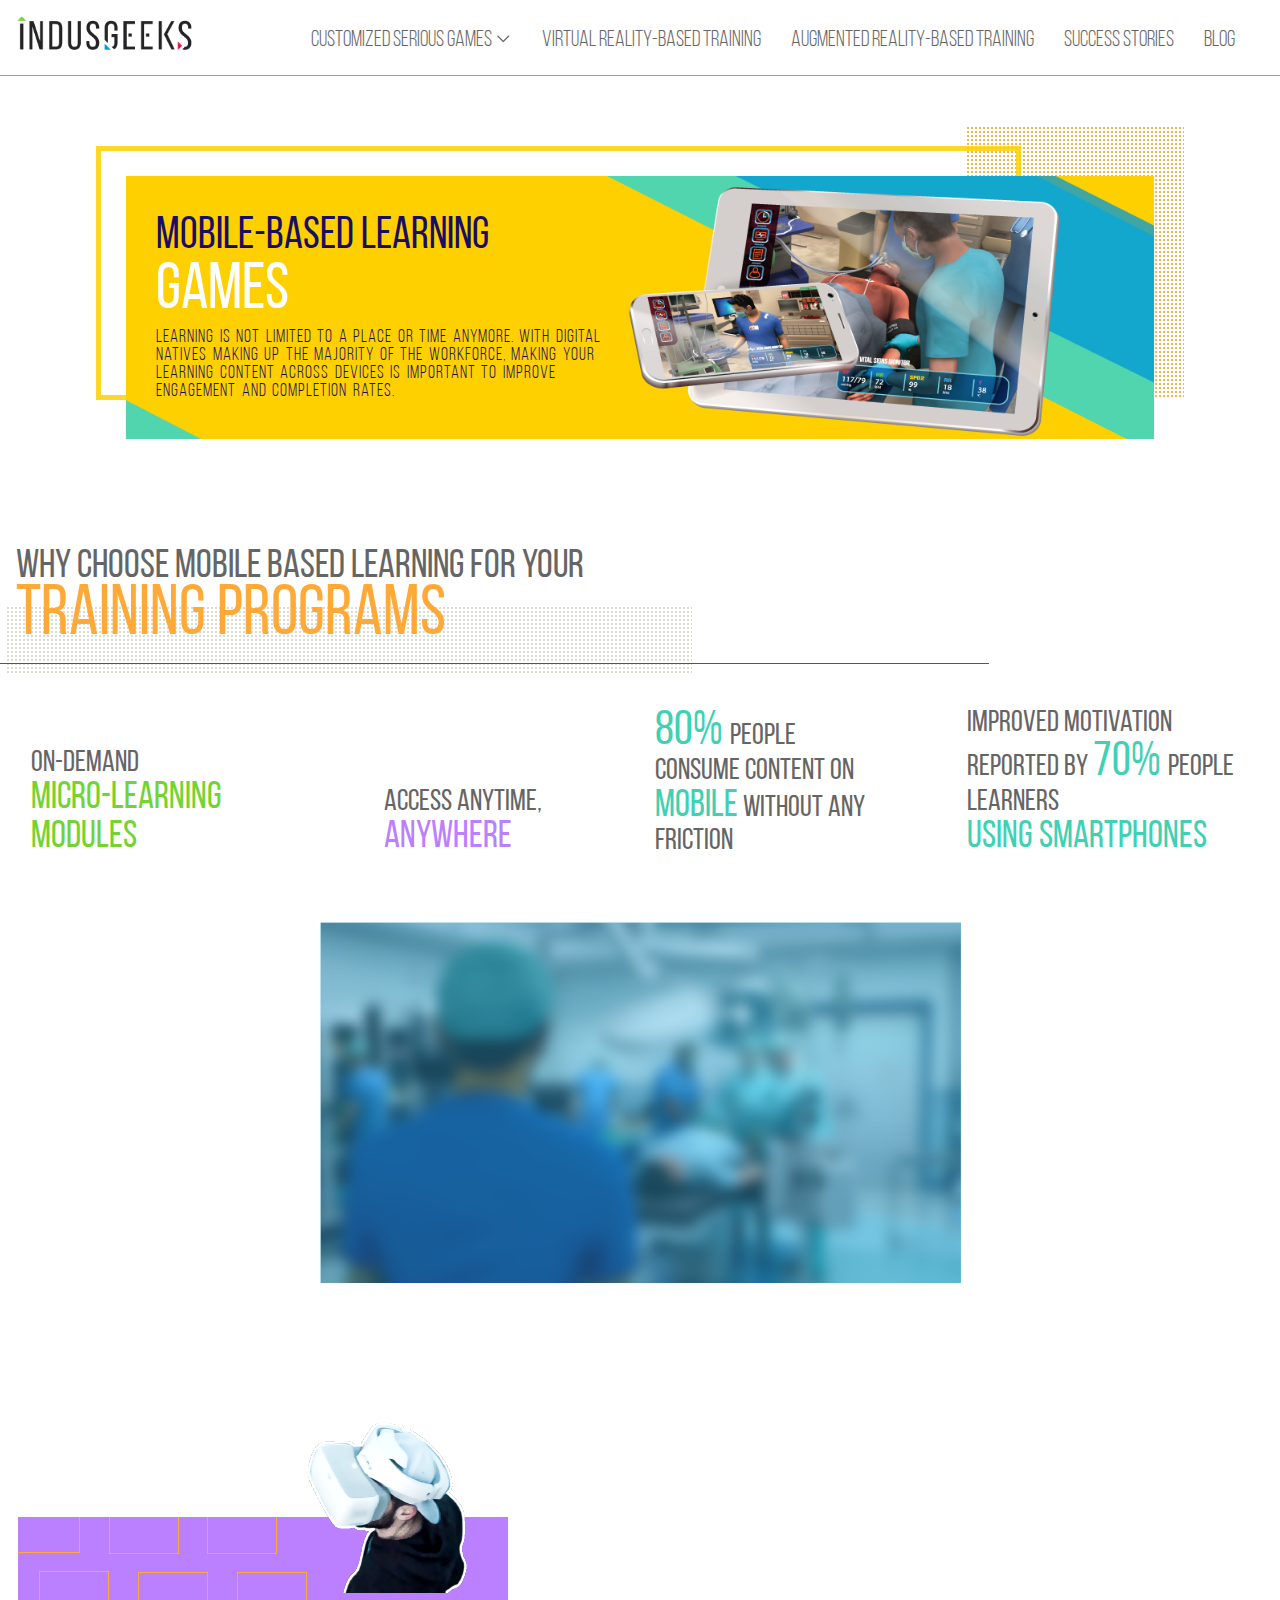
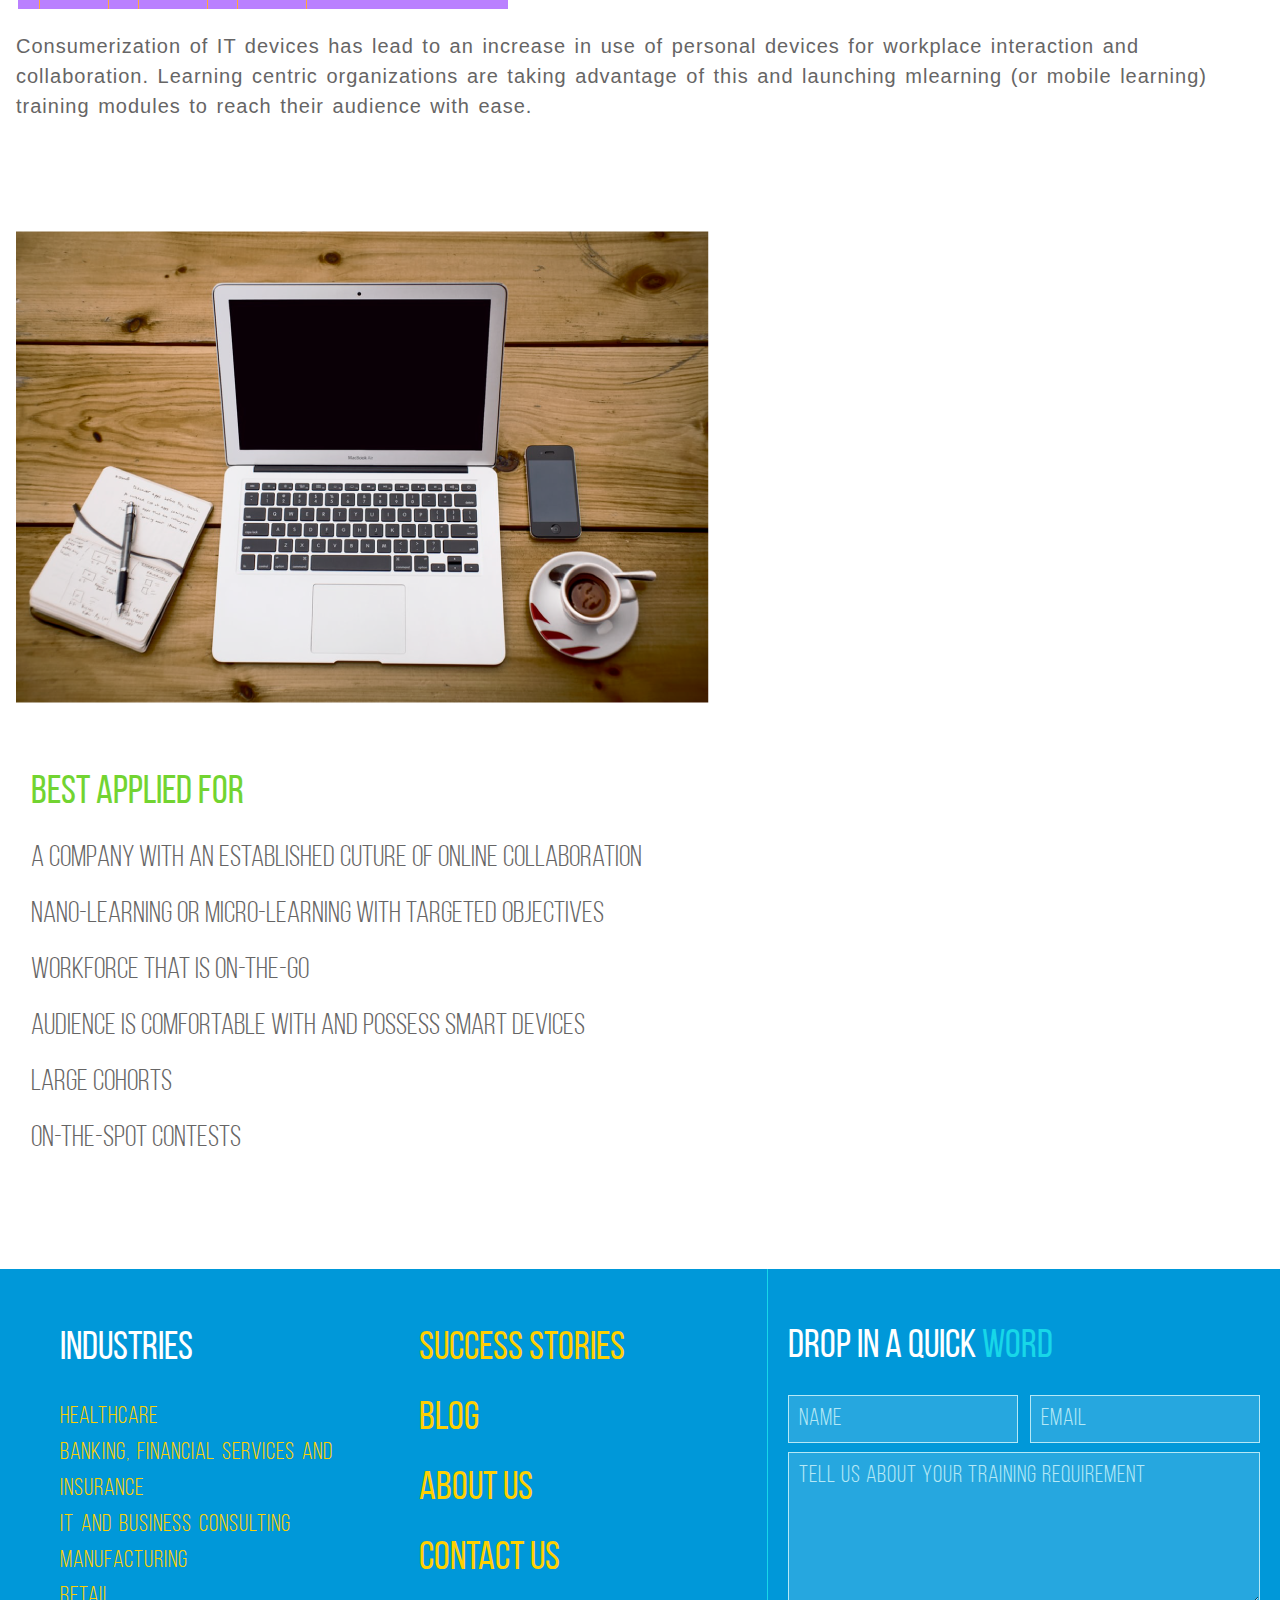
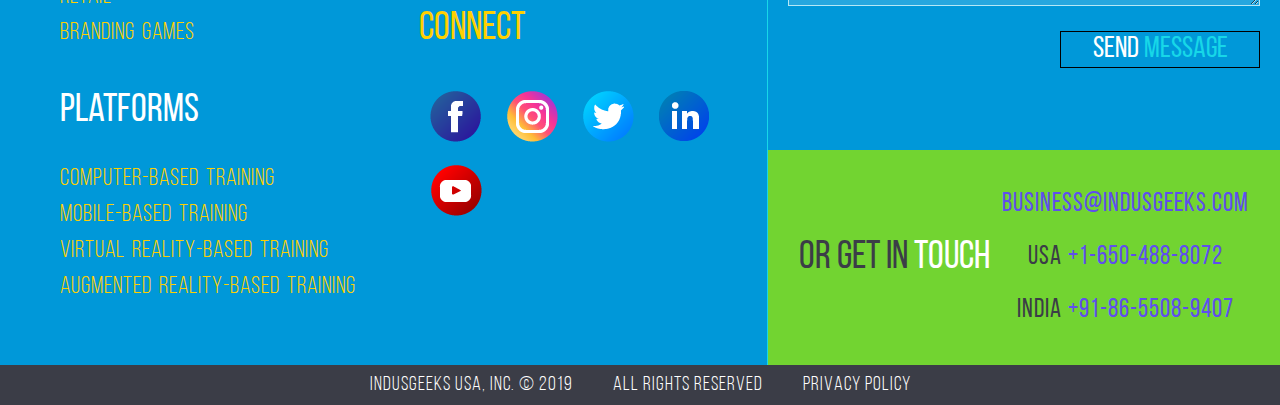
<file: mobile_training.html>
<!DOCTYPE html>
<html>
<head>
	<meta charset="UTF-8">
  <title>Mobile-Based Learning - Indusgeeks</title>
  <meta name="viewport" content="width=device-width, initial-scale=1" />

  <!-- Slider -->
  <link rel="stylesheet" type="text/css" href="lib/slick/slick.css"/>

  <!-- Main Stylesheet File -->
  <link href="css/style.css" rel="stylesheet">
</head>
<body>
	<!--==========================
	  Header
	============================-->
	<header>
		<input type="checkbox" id="nav-check" name="nav-check">
		<div class="logo">
			<a href="index.html"><img src="img/logo.png" alt="logo"></a>
		</div>
		<div class="nav-btn">
			<label for="nav-check">
			  <img src="img/menu.png" alt="menu" width="40">
			</label>
		</div>
		<div class="nav-container">
			<nav>
				<ul class="menu">
					<li class="menu-item dropdown">
						<a href="#">Customized Serious Games <img src="img/dropdown.png"></a>
						<label for="drop-check" class="toggle"> Customized Serious Games <img src="img/dropdown.png"> </label>
						<input type="checkbox" id="drop-check" name="drop-check">
						<ul class="sub-menu">
							<li class="sub-menu-item">
								<a href="#" class="orange">Industries</a>
								<ul class="sub-menu-list">
									<li class="sub-menu-list-item"><a href="healthcare.html">Healthcare</a></li>
									<li class="sub-menu-list-item"><a href="bfsi.html">Banking, Financial Services and Insurance</a></li>
									<li class="sub-menu-list-item"><a href="it.html">IT and business consulting</a></li>
									<li class="sub-menu-list-item"><a href="manufacturing.html">Manufacturing</a></li>
									<li class="sub-menu-list-item"><a href="retail.html">Retail</a></li>
									<li class="sub-menu-list-item"><a href="branding_games.html">Branding Games</a></li>										
								</ul>
							</li>
							<li class="sub-menu-item">
								<a href="#" class="puerto_rico">Platforms</a>
								<ul class="sub-menu-list">
									<li class="sub-menu-list-item"><a href="computer_training.html">Computer-based Training</a></li>
									<li class="sub-menu-list-item"><a href="mobile_training.html">Mobile-based training</a></li>
									<li class="sub-menu-list-item"><a href="virtual_reality.html">Virtual reality-based Training</a></li>
									<li class="sub-menu-list-item"><a href="augmented_reality.html">Augmented reality-based Training</a></li>										
								</ul>
							</li>
						</ul>							
					</li>
					<li class="menu-item"><a href="virtual_reality.html">Virtual Reality-Based Training</a></li>
					<li class="menu-item"><a href="augmented_reality.html">Augmented Reality-Based Training</a></li>
					<li class="menu-item"><a href="success_stories.html">Success Stories</a></li>
					<li class="menu-item"><a href="blog.html">Blog</a></li>
				</ul>
	  		</nav>
		</div>
	</header>

	<main class="pages platform-pages">
		<!--==========================
		  Hero Section
		============================-->
		<section class="hero">
			<div class="hero-container">
				<div class="bg-layer-one bg-orange"></div>
				<div class="hero-bg">
					<img src="img/banner_mobile.png" alt="healthcare platform">
					<div class="hero-content">
						<div class="content-left">
							<h1 class="hero-header indigo">Mobile-Based Learning<span class="white">Games</span></h1>
							<p class="hero-text indigo">Learning is not limited to a place or time anymore. With digital natives making up the majority of the workforce, making your learning content across devices is important to improve engagement and completion rates.</p>
						</div>
					</div>
				</div>
				<div class="bg-layer-two gold"></div>
			</div>
		</section>

		<!--==========================
		  Applications Section
		============================-->
		<section class="platform-applications">
			<div class="main-container">
				<div class="section-header">
					<h2 class="section-title pink-hr">Why choose Mobile Based Learning for your <span class="orange">training programs</span></h2>
				</div>
				<div class="flex-container why-pf">
					<div class="box">
						<div class="box-item">
							<h3 class="box-title">On-demand 
								<br><span class="atlantis">micro-learning modules</span>
							</h3>
						</div>
					</div>
					<div class="box">
						<div class="box-item">
							<h3 class="box-title">Access anytime,
								<br><span class="purple"> anywhere </span>
							</h3>
						</div>
					</div>
					<div class="box">
						<div class="box-item">
							<h3 class="box-title"><span class="shamrock number">80% </span> people <br> consume content on
								<br><span class="shamrock">mobile</span> without any friction
							</h3>
						</div>
					</div>
					<div class="box">
						<div class="box-item">
							<h3 class="box-title">Improved motivation <br>reported by <span class="shamrock number">70% </span> people learners<br> <span class="shamrock"> using smartphones</span>
							</h3>
						</div>
					</div>
					<div class="platform-video">
						<img src="img/video.png">
					</div>
				</div>
				<div class="flex-container pf-desc">
					<div class="flex-inner pf-desc-inner">
						<img src="img/separator_platforms_01.png" alt="separator">
						<p class="description">Consumerization of IT devices has lead to an increase in use of personal devices for workplace interaction and collaboration. Learning centric organizations are taking advantage of this and launching mlearning (or mobile learning) training modules to reach their audience with ease. </p>
					</div>
					<div class="flex-inner"></div>
				</div>	
				<div class="flex-container pf-app">
					<div class="flex-inner"></div>
					<div class="flex-inner pf-app-inner">
						<img src="img/mobile_applications.png">
						<div class="flex-container">
							<div class="box-img">
								<img src="img/separator_platforms_02.png" alt="separator">
							</div>
							<div class="box-content">
								<ul class="app-list"> 
									<li class="atlantis title">Best Applied For</li>
									<li class="app-item">A company with an established cuture of online collaboration</li>
									<li class="app-item">Nano-learning or micro-learning with targeted objectives</li>
									<li class="app-item">Workforce that is on-the-go</li>
									<li class="app-item">Audience is comfortable with and possess smart devices</li>
									<li class="app-item">Large cohorts</li>
									<li class="app-item">On-the-spot contests</li>
								</ul>
							</div>
						</div>
					</div>
				</div>			
			</div>
		</section>

		<!--==========================
		  Footer
		============================-->
		<footer>
			<div class="footer-left">
				<div class="footer-col">
					<ul class="footer-list">
						<li class="page-category white">Industries</li>
						<li class="list-item"><a href="healthcare.html">Healthcare</a></li>
						<li class="list-item"><a href="bfsi.html">Banking, Financial Services and Insurance</a></li>
						<li class="list-item"><a href="it.html">IT and business consulting</a></li>
						<li class="list-item"><a href="manufacturing.html">Manufacturing</a></li>
						<li class="list-item"><a href="retail.html">Retail</a></li>
						<li class="list-item"><a href="branding_games.html">Branding Games</a></li>	
					</ul>
					<ul class="footer-list">
						<li class="page-category white">Platforms</li>
						<li class="list-item"><a href="computer_training.html">Computer-based Training</a></li>
						<li class="list-item"><a href="mobile_training.html">Mobile-based training</a></li>
						<li class="list-item"><a href="virtual_reality.html">Virtual reality-based Training</a></li>
						<li class="list-item"><a href="augmented_reality.html">Augmented reality-based Training</a></li>
					</ul>
				</div>
				<div class="footer-col">
					<ul class="footer-links">
						<li class="title"><a href="success_stories.html">Success Stories</a></li>
						<li class="title"><a href="blog.html">Blog</a></li>
						<li class="title"><a href="about_us.html">About Us</a></li>
						<li class="title"><a href="contact.html">Contact Us</a></li>
						<li class="title"><a href="#">Connect</a></li>
					
					</ul>
					<ul class="social-media-links">
						<li><a href="#"><img src="img/icon_Facebook.png" alt="Facebook"></a></li>
						<li><a href="#"><img src="img/icon_Instagram.png" alt="Instagram"></a></li>
						<li><a href="#"><img src="img/icon_Twitter.png" alt="Twitter"></a></li>
						<li><a href="#"><img src="img/icon_LinkedIn.png" alt="Linkedin"></a></li>
						<li><a href="#"><img src="img/icon_Youtube.png" alt="Youtube"></a></li>
					</ul>
				</div>
			</div>
			<div class="footer-right">
				<div class="footer-row">
					<div class="form">
						<h2 class="footer-heading white">Drop in a quick <span class="turquoise">Word</span></h2>
						 <form id="contact-form" action="#" method="get">
							<div class="field-wrap">
								<div class="field">
									<input placeholder="Name" type="text" tabindex="1" required="">
								</div>
								<div class="field">
									<input placeholder="Email" type="email" tabindex="1" required="">
								</div>
							</div>
							<div class="field-wrap">
								<div class="field">
									<textarea class="input1" name="message" placeholder="Tell Us About Your Training Requirement"></textarea>
								</div>							
							</div>
							<div class="field-wrap">
								<button type="submit" form="contact-form" value="Submit" class="btn-submit white">Send <span class="turquoise">Message</span></button>        			
							</div>							        			
						</form>
					</div>
				</div>
				<div class="footer-row atlantis">
					<div><h2 class="footer-heading tuna">Or get in <span class="white">touch</span></h2></div>
					<div class="contact-details">
						<p class="royal_blue">business@indusgeeks.com</p>
						<p class="royal_blue"><span class="tuna">USA</span> +1-650-488-8072</p>
						<p class="royal_blue"><span class="tuna">India</span> +91-86-5508-9407</p>
					</div>
				</div>
			</div>
			<div class="copyright">
				<ul>
					<li>Indusgeeks USA, Inc. © 2019 </li>
					<li>All rights reserved</li>
					<li><a href="#">Privacy Policy</li>
				</ul>
			</div>
		</footer>
		
	</main>
	
	<div class="mobile-body-overly"></div>

	<!-- JavaScript Libraries -->
	<script src="lib/jquery/jquery.min.js"></script>
	<script src="lib/slick/slick.min.js"></script>
	<script src="js/script.js"></script>

</body>
</html>
</file>
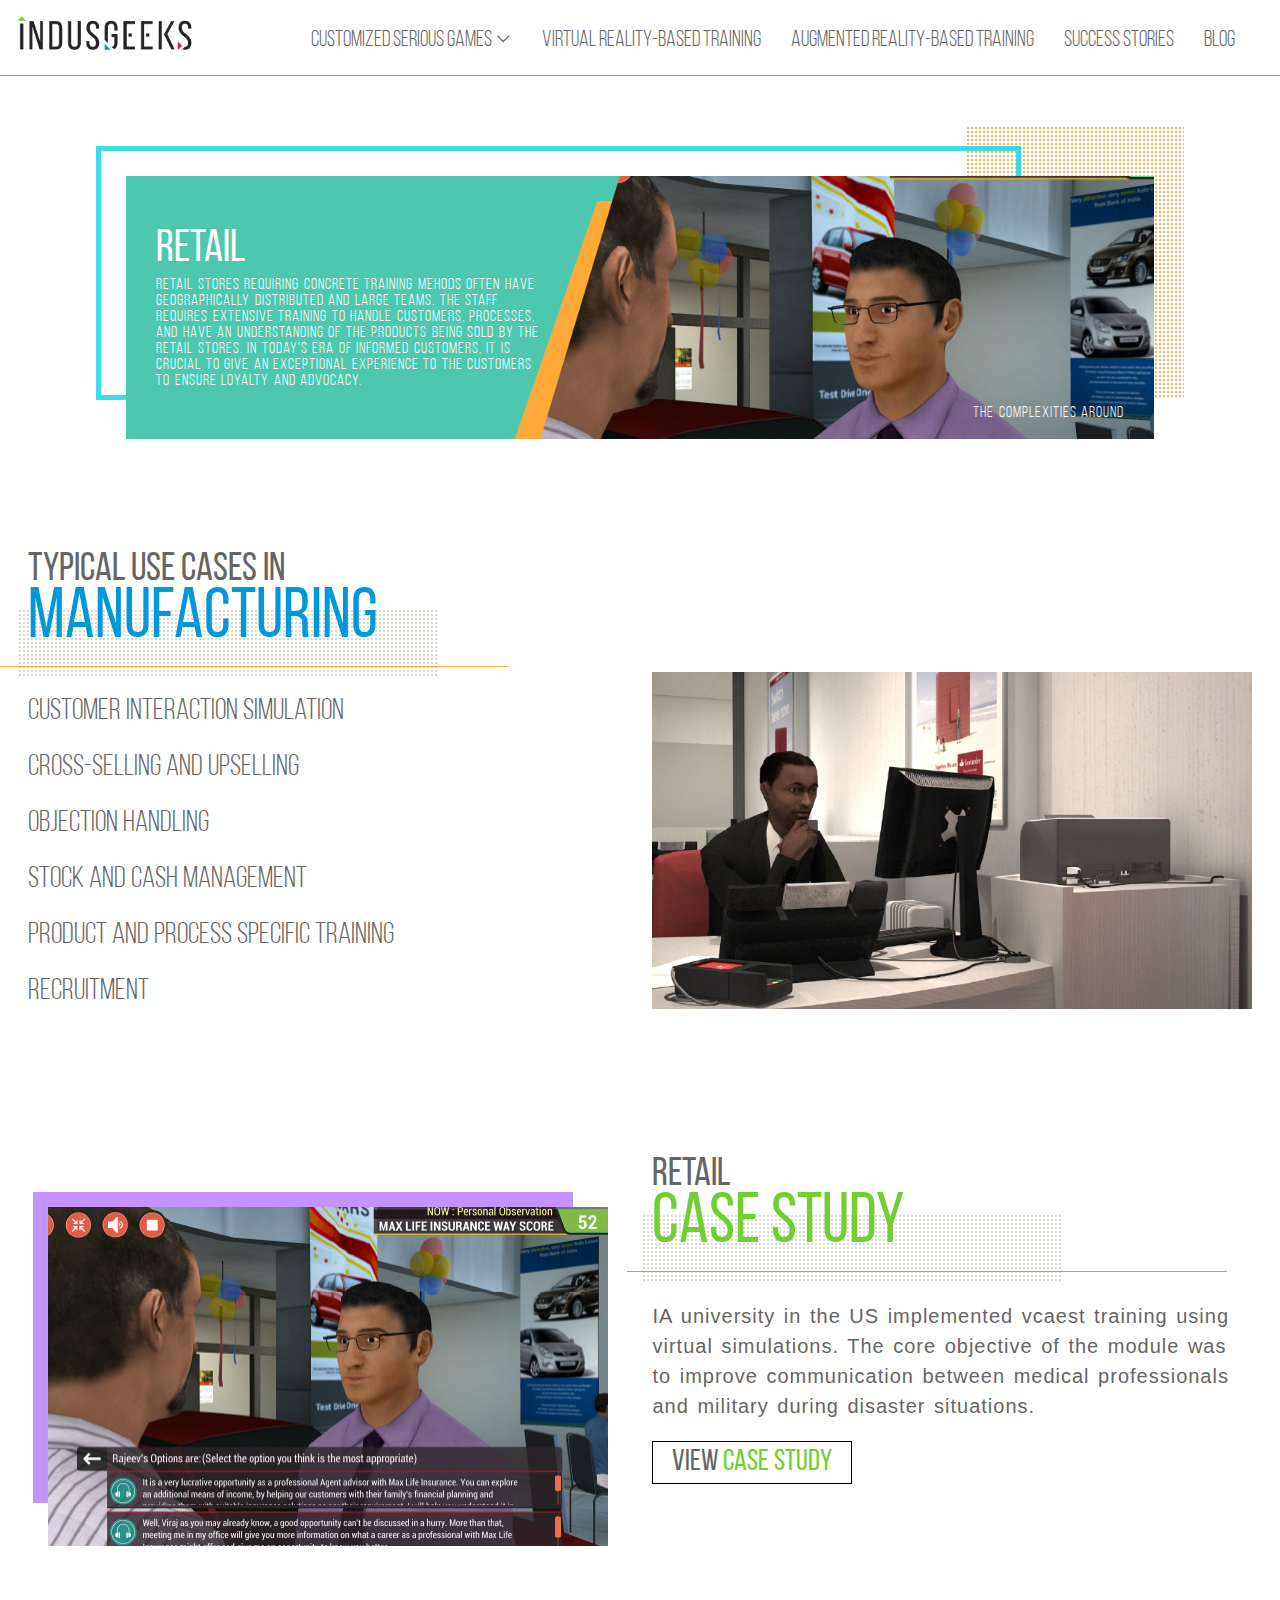
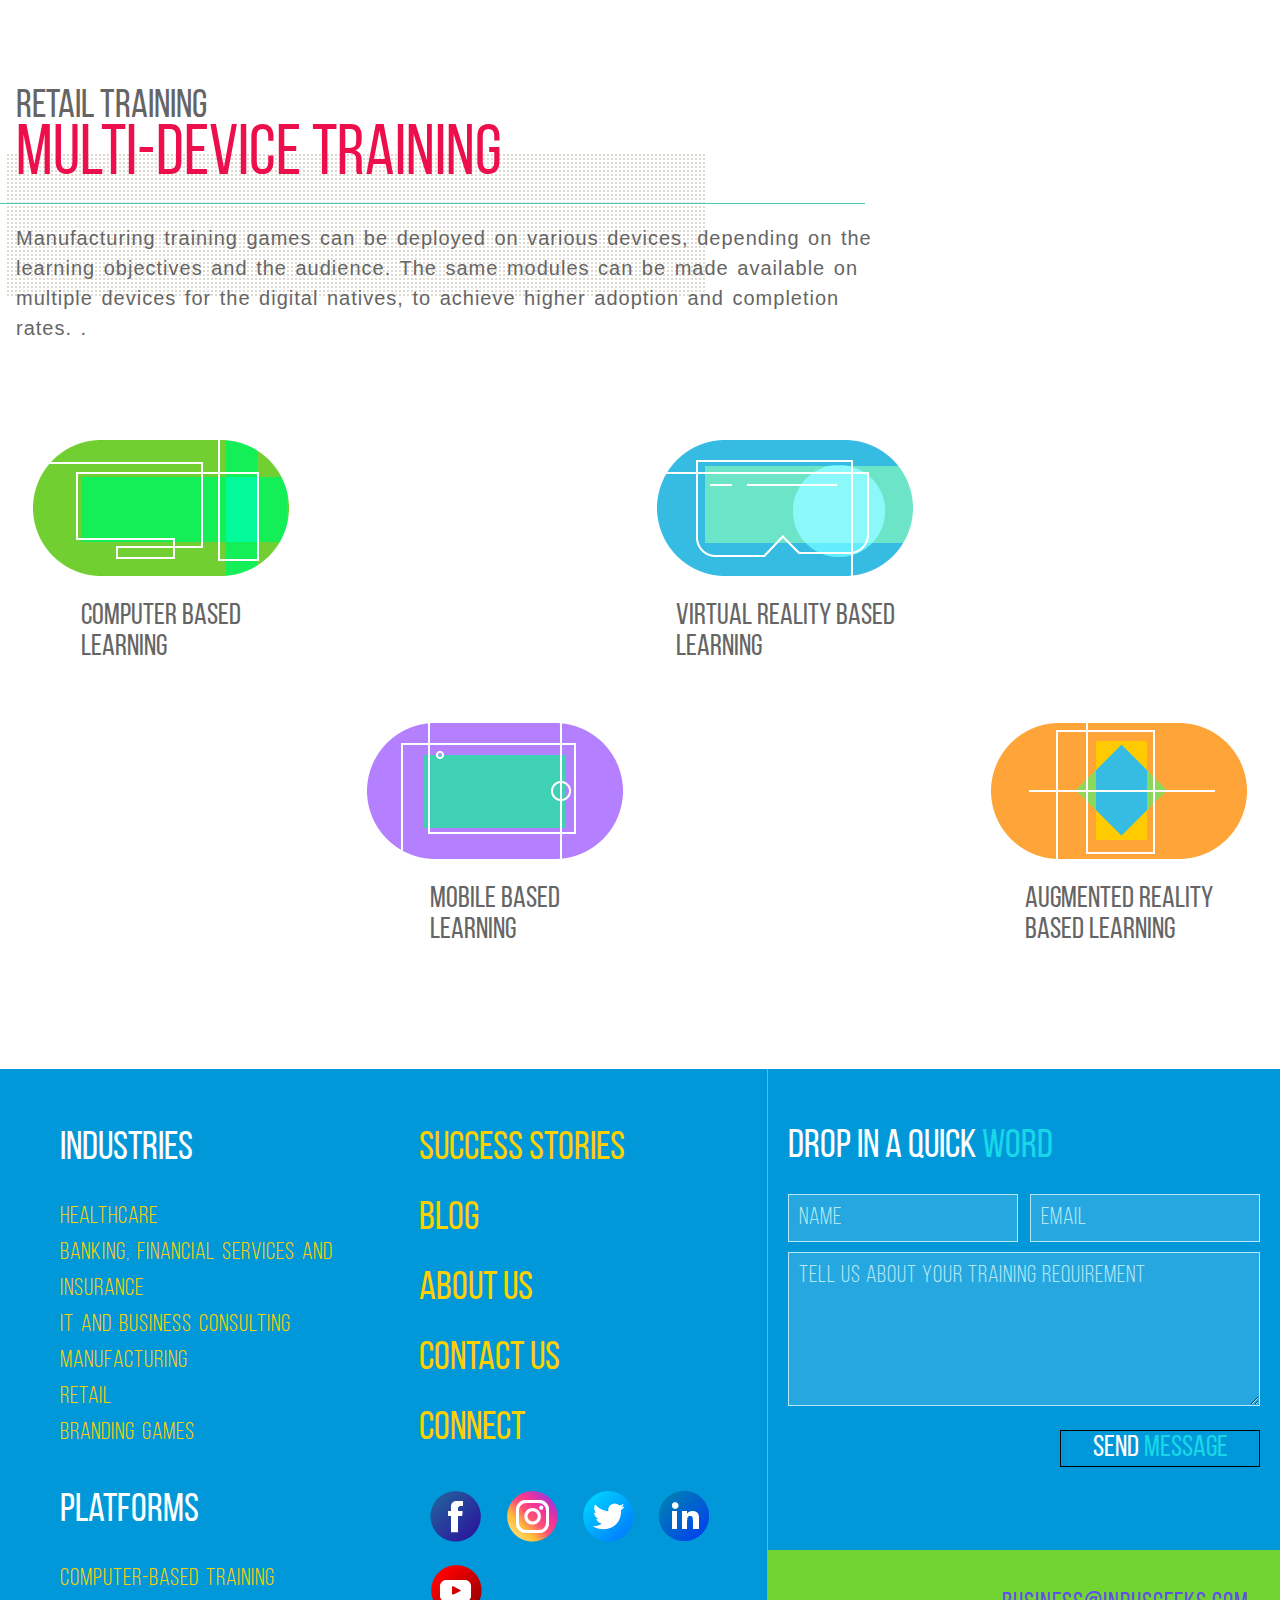
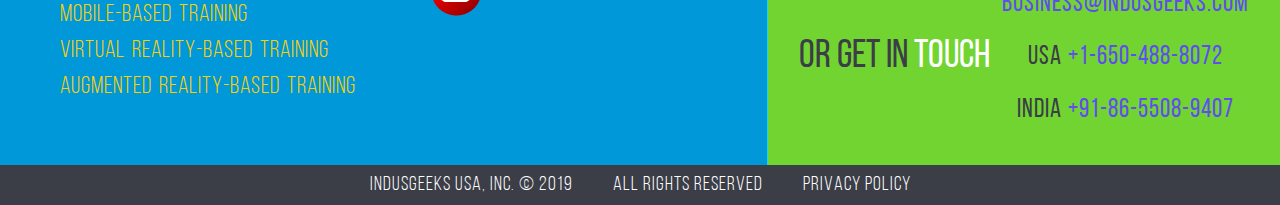
<file: retail.html>
<!DOCTYPE html>
<html>
<head>
	<meta charset="UTF-8">
  <title>Retail Industry - Indusgeeks</title>
  <meta name="viewport" content="width=device-width, initial-scale=1" />

  <!-- Slider -->
  <link rel="stylesheet" type="text/css" href="lib/slick/slick.css"/>

  <!-- Main Stylesheet File -->
  <link href="css/style.css" rel="stylesheet">
</head>
<body>
	<!--==========================
	  Header
	============================-->
	<header>
		<input type="checkbox" id="nav-check" name="nav-check">
		<div class="logo">
			<a href="index.html"><img src="img/logo.png" alt="logo"></a>
		</div>
		<div class="nav-btn">
			<label for="nav-check">
			  <img src="img/menu.png" alt="menu" width="40">
			</label>
		</div>
		<div class="nav-container">
			<nav>
				<ul class="menu">
					<li class="menu-item dropdown">
						<a href="#">Customized Serious Games <img src="img/dropdown.png"></a>
						<label for="drop-check" class="toggle"> Customized Serious Games <img src="img/dropdown.png"> </label>
						<input type="checkbox" id="drop-check" name="drop-check">
						<ul class="sub-menu">
							<li class="sub-menu-item">
								<a href="#" class="orange">Industries</a>
								<ul class="sub-menu-list">
									<li class="sub-menu-list-item"><a href="healthcare.html">Healthcare</a></li>
									<li class="sub-menu-list-item"><a href="bfsi.html">Banking, Financial Services and Insurance</a></li>
									<li class="sub-menu-list-item"><a href="it.html">IT and business consulting</a></li>
									<li class="sub-menu-list-item"><a href="manufacturing.html">Manufacturing</a></li>
									<li class="sub-menu-list-item"><a href="retail.html">Retail</a></li>
									<li class="sub-menu-list-item"><a href="branding_games.html">Branding Games</a></li>										
								</ul>
							</li>
							<li class="sub-menu-item">
								<a href="#" class="puerto_rico">Platforms</a>
								<ul class="sub-menu-list">
									<li class="sub-menu-list-item"><a href="computer_training.html">Computer-based Training</a></li>
									<li class="sub-menu-list-item"><a href="mobile_training.html">Mobile-based training</a></li>
									<li class="sub-menu-list-item"><a href="virtual_reality.html">Virtual reality-based Training</a></li>
									<li class="sub-menu-list-item"><a href="augmented_reality.html">Augmented reality-based Training</a></li>										
								</ul>
							</li>
						</ul>							
					</li>
					<li class="menu-item"><a href="virtual_reality.html">Virtual Reality-Based Training</a></li>
					<li class="menu-item"><a href="augmented_reality.html">Augmented Reality-Based Training</a></li>
					<li class="menu-item"><a href="success_stories.html">Success Stories</a></li>
					<li class="menu-item"><a href="blog.html">Blog</a></li>
				</ul>
	  		</nav>
		</div>
	</header>

	<main class="pages industry-pages">
		<!--==========================
		  Hero Section
		============================-->
		<section class="hero">
			<div class="hero-container">
				<div class="bg-layer-one bg-orange"></div>
				<div class="hero-bg">
					<img src="img/banner_retail.png" alt="healthcare hero">
					<div class="hero-content">
						<div class="content-left">
							<h1 class="hero-header white">Retail</h1>
							<p class="hero-text white">Retail stores requiring concrete training mehods often have geographically distributed and large teams. The staff requires extensive training to handle customers, processes, and have an understanding of the products being sold by the retail stores. In today's era of informed customers, it is crucial to give an exceptional experience to the customers to ensure loyalty and advocacy.</p>
						</div>
						<div class="content-right">
							<p class="hero-text white">The complexities around </p>
						</div>
					</div>
				</div>
				<div class="bg-layer-two turquoise"></div>
			</div>
		</section>

		<!--==========================
		  Use Cases Section
		============================-->
		<section class="use-cases">
			<div class="main-container">
				<div class="flex-container">
					<div class="flex-inner section-header">
						<h2 class="section-title orange-hr">Typical Use Cases In <span class="cerulean">Manufacturing</span></h2>
						<ul class="uc-list"> 
							<li class="uc-item">Customer interaction simulation</li>
							<li class="uc-item">Cross-selling and upselling</li>
							<li class="uc-item">Objection handling</li>
							<li class="uc-item">Stock and cash management</li>
							<li class="uc-item">Product and process specific training</li>	
							<li class="uc-item">Recruitment</li>			
						</ul>
					</div>				
					<div class="flex-inner industry-video">					
						<img src="img/retail_use_case.png" alt="healthcare use cases">						
					</div> 
				</div>
			</div>
		</section>

		<!--==========================
		  Case Study Section
		============================-->
		<section class="case-study">
			<div class="main-container">
				<div class="flex-container">			
					<div class="flex-inner">
						<div class="box-img">
							<div class="bg-layer-two purple"></div>					
							<img src="img/retail_case_study.png" alt="healthcare use cases">						
						</div>
					</div> 
					<div class="flex-inner">
						<div class="section-header">
							<h2 class="section-title purple-hr">Retail <span class="green">Case Study</span></h2>	
							<p class="description">IA university in the US implemented vcaest training using virtual simulations. The core objective of the module was to improve communication between medical professionals and military during disaster situations.</p>	
							<div class="btn">
			        			<a href="#">View <span class="green">Case Study</span></a>        			
			        		</div>				
						</div>
					</div>				
				</div>
			</div>
		</section>

		<!--==========================
		  Training Section
		============================-->
		<section class="training">
			<div class="main-container">
				<div class="section-header">
					<h2 class="section-title puerto_rico-hr">Retail Training <span class="pink">Multi-device Training</span></h2>	
					<p class="section-description">Manufacturing training games can be deployed on various devices, depending on the learning objectives and the audience. The same modules can be made available on multiple devices for the digital natives, to achieve higher adoption and completion rates. .</p>			
				</div>
				<div class="flex-container">
					<div class="flex-inner">						
						<div class="training-method">
							<img src="img/icon_computer_based_learning.png" alt="computer based learning">
							<h3 class="learning-type">Computer Based <br> Learning</h3>
						</div>
					</div>
					<div class="flex-inner">						
						<div class="training-method">
							<img src="img/icon_VR.png" alt="Virtual reality based learning">
							<h3 class="learning-type">Virtual reality Based <br>Learning</h3>
						</div>
					</div>	
					<div class="flex-inner">						
						<div class="training-method">
							<img src="img/icon_mobile_based_learning.png" alt="mobile based learning">
							<h3 class="learning-type">Mobile Based <br> Learning</h3>
						</div>
					</div>
					<div class="flex-inner">						
						<div class="training-method">
							<img src="img/icon_AR.png" alt="Augmented reality based learning">
							<h3 class="learning-type">Augmented reality <br>Based Learning</h3>
						</div>
					</div>
				</div>
			</div>
		</section>

		<!--==========================
		  Footer
		============================-->
		<footer>
			<div class="footer-left">
				<div class="footer-col">
					<ul class="footer-list">
						<li class="page-category white">Industries</li>
						<li class="list-item"><a href="healthcare.html">Healthcare</a></li>
						<li class="list-item"><a href="bfsi.html">Banking, Financial Services and Insurance</a></li>
						<li class="list-item"><a href="it.html">IT and business consulting</a></li>
						<li class="list-item"><a href="manufacturing.html">Manufacturing</a></li>
						<li class="list-item"><a href="retail.html">Retail</a></li>
						<li class="list-item"><a href="branding_games.html">Branding Games</a></li>	
					</ul>
					<ul class="footer-list">
						<li class="page-category white">Platforms</li>
						<li class="list-item"><a href="computer_training.html">Computer-based Training</a></li>
						<li class="list-item"><a href="mobile_training.html">Mobile-based training</a></li>
						<li class="list-item"><a href="virtual_reality.html">Virtual reality-based Training</a></li>
						<li class="list-item"><a href="augmented_reality.html">Augmented reality-based Training</a></li>
					</ul>
				</div>
				<div class="footer-col">
					<ul class="footer-links">
						<li class="title"><a href="success_stories.html">Success Stories</a></li>
						<li class="title"><a href="blog.html">Blog</a></li>
						<li class="title"><a href="about_us.html">About Us</a></li>
						<li class="title"><a href="contact.html">Contact Us</a></li>
						<li class="title"><a href="#">Connect</a></li>
					
					</ul>
					<ul class="social-media-links">
						<li><a href="#"><img src="img/icon_Facebook.png" alt="Facebook"></a></li>
						<li><a href="#"><img src="img/icon_Instagram.png" alt="Instagram"></a></li>
						<li><a href="#"><img src="img/icon_Twitter.png" alt="Twitter"></a></li>
						<li><a href="#"><img src="img/icon_LinkedIn.png" alt="Linkedin"></a></li>
						<li><a href="#"><img src="img/icon_Youtube.png" alt="Youtube"></a></li>
					</ul>
				</div>
			</div>
			<div class="footer-right">
				<div class="footer-row">
					<div class="form">
						<h2 class="footer-heading white">Drop in a quick <span class="turquoise">Word</span></h2>
						 <form id="contact-form" action="#" method="get">
							<div class="field-wrap">
								<div class="field">
									<input placeholder="Name" type="text" tabindex="1" required="">
								</div>
								<div class="field">
									<input placeholder="Email" type="email" tabindex="1" required="">
								</div>
							</div>
							<div class="field-wrap">
								<div class="field">
									<textarea class="input1" name="message" placeholder="Tell Us About Your Training Requirement"></textarea>
								</div>							
							</div>
							<div class="field-wrap">
								<button type="submit" form="contact-form" value="Submit" class="btn-submit white">Send <span class="turquoise">Message</span></button>        			
							</div>							        			
						</form>
					</div>
				</div>
				<div class="footer-row atlantis">
					<div><h2 class="footer-heading tuna">Or get in <span class="white">touch</span></h2></div>
					<div class="contact-details">
						<p class="royal_blue">business@indusgeeks.com</p>
						<p class="royal_blue"><span class="tuna">USA</span> +1-650-488-8072</p>
						<p class="royal_blue"><span class="tuna">India</span> +91-86-5508-9407</p>
					</div>
				</div>
			</div>
			<div class="copyright">
				<ul>
					<li>Indusgeeks USA, Inc. © 2019 </li>
					<li>All rights reserved</li>
					<li><a href="#">Privacy Policy</li>
				</ul>
			</div>
		</footer>
		
	</main>
	
	<div class="mobile-body-overly"></div>

	<!-- JavaScript Libraries -->
	<script src="lib/jquery/jquery.min.js"></script>
	<script src="lib/slick/slick.min.js"></script>
	<script src="js/script.js"></script>

</body>
</html>
</file>
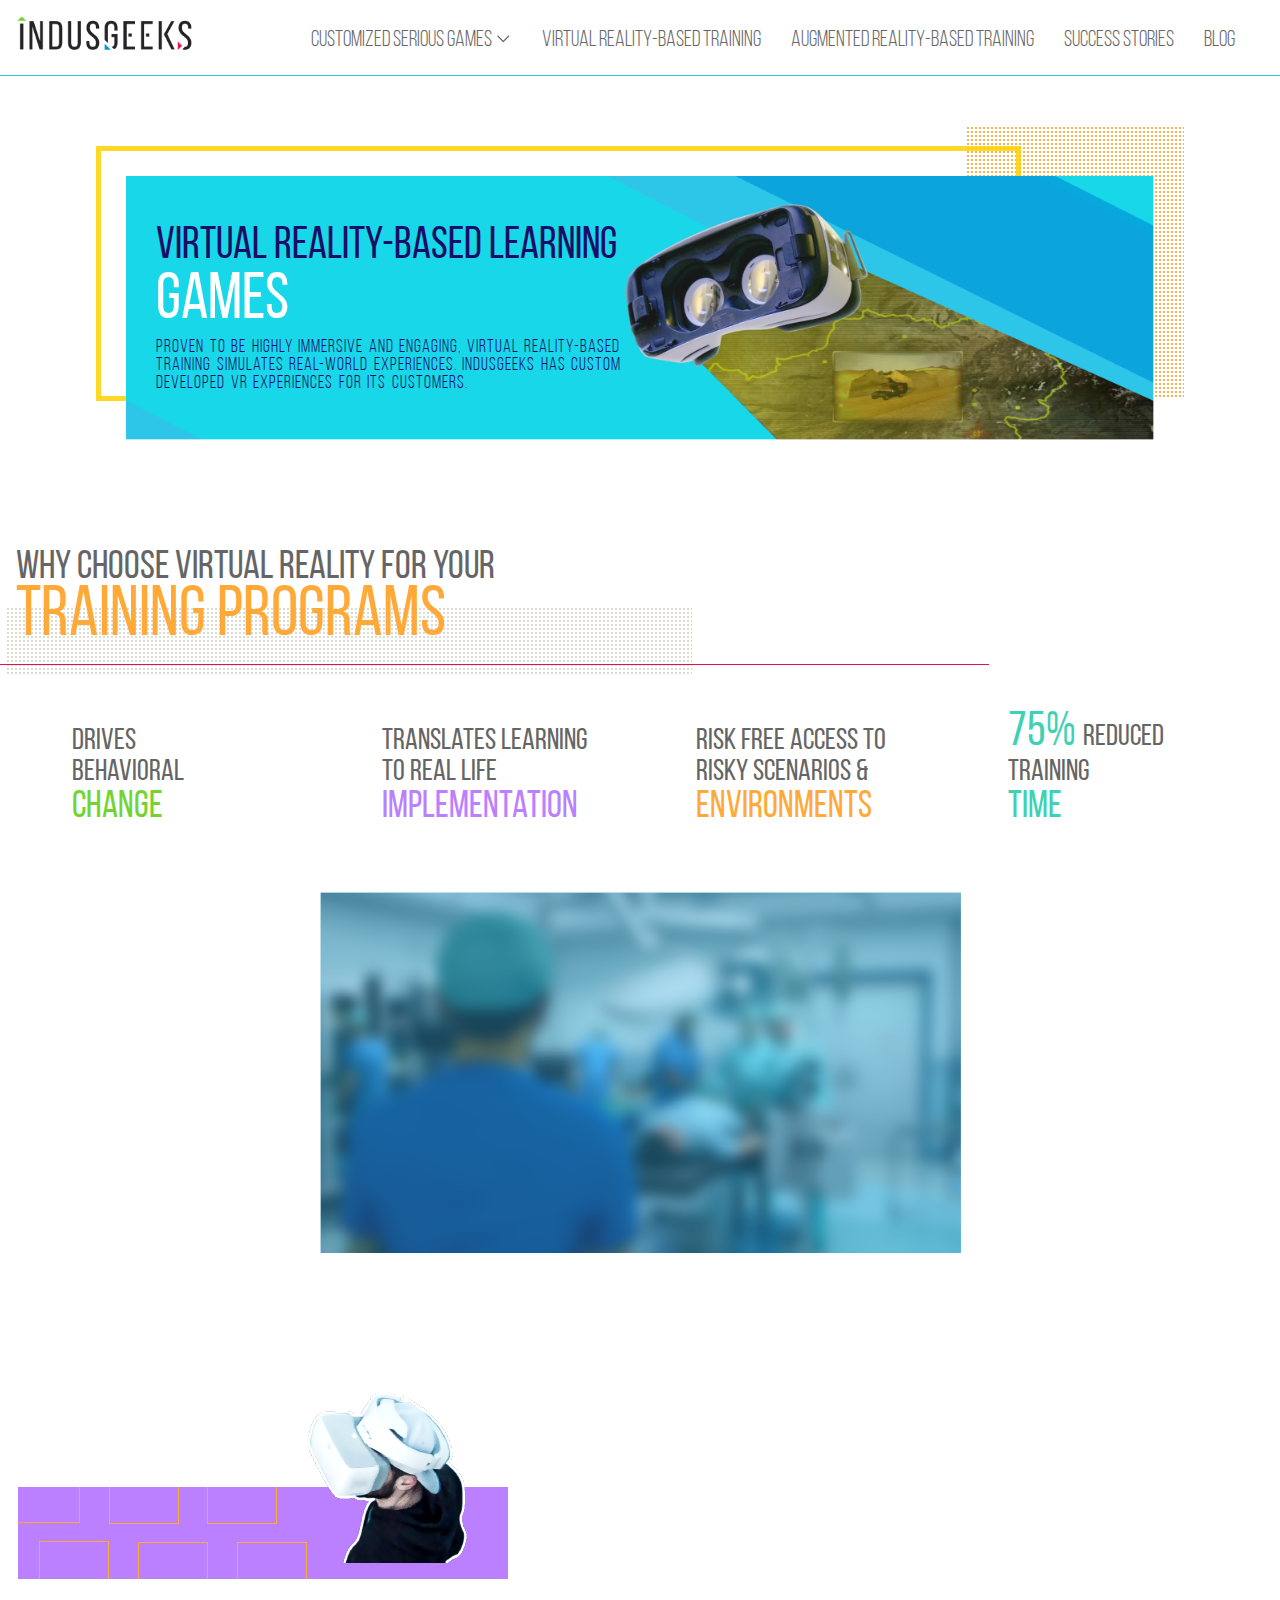
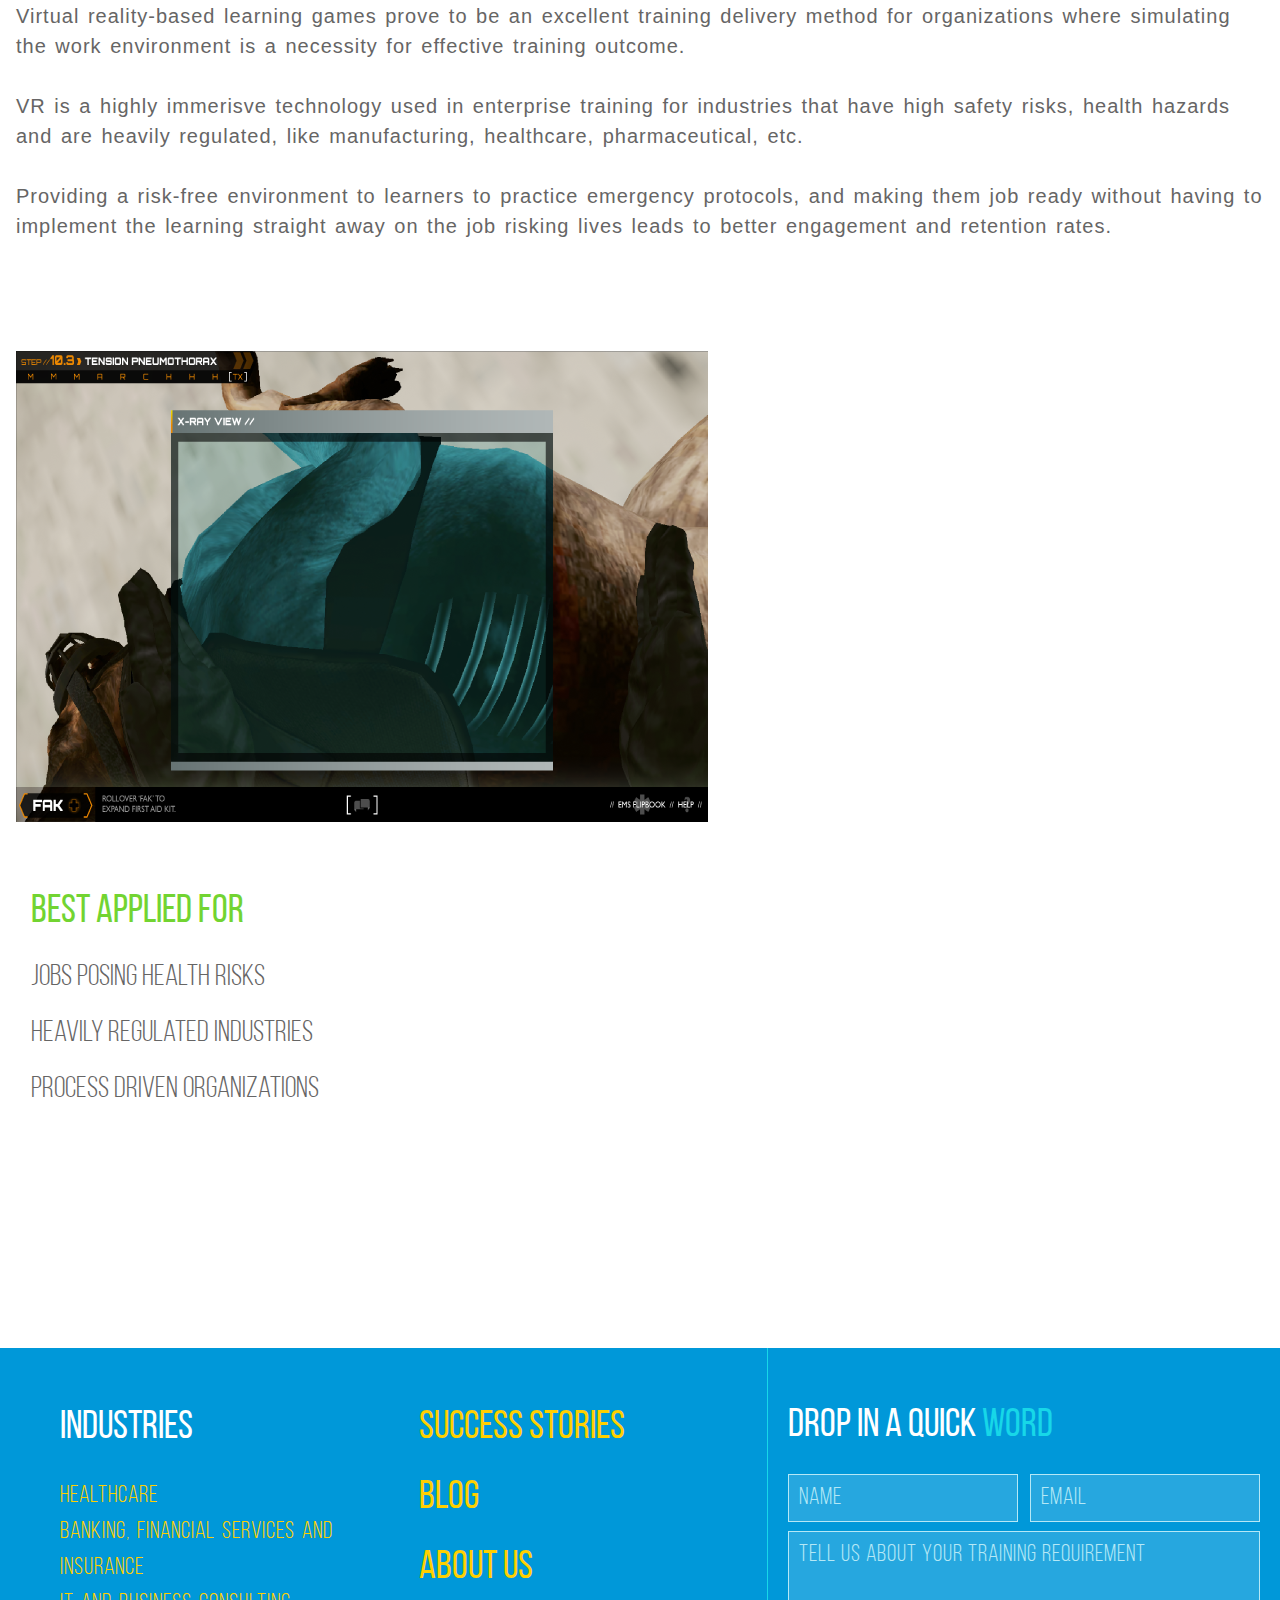
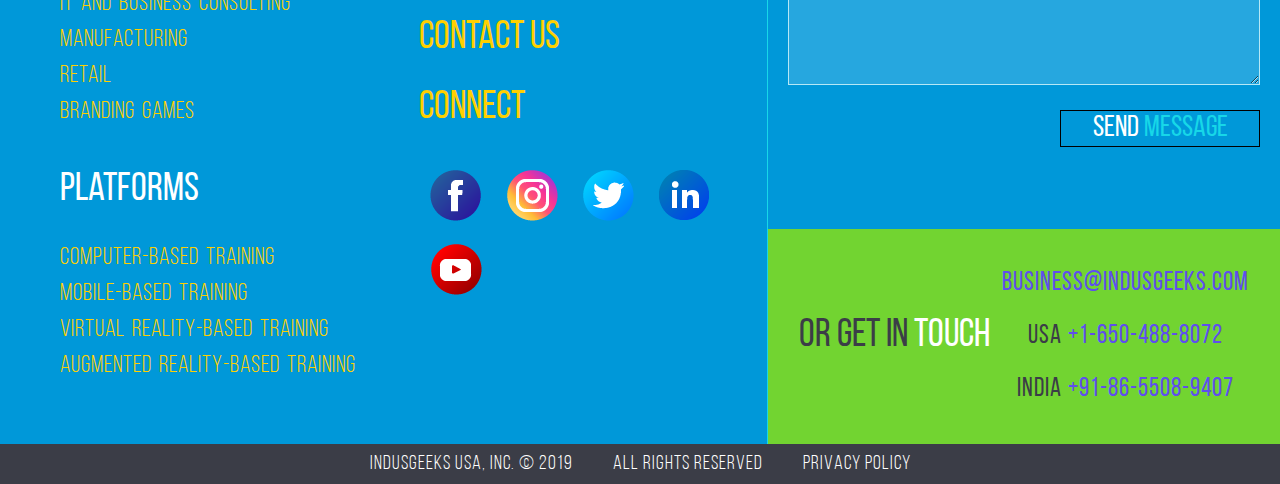
<file: virtual_reality.html>
<!DOCTYPE html>
<html>
<head>
	<meta charset="UTF-8">
  <title>VR Based Learning - Indusgeeks</title>
  <meta name="viewport" content="width=device-width, initial-scale=1" />

  <!-- Slider -->
  <link rel="stylesheet" type="text/css" href="lib/slick/slick.css"/>

  <!-- Main Stylesheet File -->
  <link href="css/style.css" rel="stylesheet">
</head>
<body>
	<!--==========================
	  Header
	============================-->
<header>
		<input type="checkbox" id="nav-check" name="nav-check">
		<div class="logo">
			<a href="index.html"><img src="img/logo.png" alt="logo"></a>
		</div>
		<div class="nav-btn">
			<label for="nav-check">
			  <img src="img/menu.png" alt="menu" width="40">
			</label>
		</div>
		<div class="nav-container">
			<nav>
				<ul class="menu">
					<li class="menu-item dropdown">
						<a href="#">Customized Serious Games <img src="img/dropdown.png"></a>
						<label for="drop-check" class="toggle"> Customized Serious Games <img src="img/dropdown.png"> </label>
						<input type="checkbox" id="drop-check" name="drop-check">
						<ul class="sub-menu">
							<li class="sub-menu-item">
								<a href="#" class="orange">Industries</a>
								<ul class="sub-menu-list">
									<li class="sub-menu-list-item"><a href="healthcare.html">Healthcare</a></li>
									<li class="sub-menu-list-item"><a href="bfsi.html">Banking, Financial Services and Insurance</a></li>
									<li class="sub-menu-list-item"><a href="it.html">IT and business consulting</a></li>
									<li class="sub-menu-list-item"><a href="manufacturing.html">Manufacturing</a></li>
									<li class="sub-menu-list-item"><a href="retail.html">Retail</a></li>
									<li class="sub-menu-list-item"><a href="branding_games.html">Branding Games</a></li>										
								</ul>
							</li>
							<li class="sub-menu-item">
								<a href="#" class="puerto_rico">Platforms</a>
								<ul class="sub-menu-list">
									<li class="sub-menu-list-item"><a href="computer_training.html">Computer-based Training</a></li>
									<li class="sub-menu-list-item"><a href="mobile_training.html">Mobile-based training</a></li>
									<li class="sub-menu-list-item"><a href="virtual_reality.html">Virtual reality-based Training</a></li>
									<li class="sub-menu-list-item"><a href="augmented_reality.html">Augmented reality-based Training</a></li>										
								</ul>
							</li>
						</ul>							
					</li>
					<li class="menu-item"><a href="virtual_reality.html">Virtual Reality-Based Training</a></li>
					<li class="menu-item"><a href="augmented_reality.html">Augmented Reality-Based Training</a></li>
					<li class="menu-item"><a href="success_stories.html">Success Stories</a></li>
					<li class="menu-item"><a href="blog.html">Blog</a></li>
				</ul>
	  		</nav>
		</div>
	</header>

	<main class="pages platform-pages">
		<!--==========================
		  Hero Section
		============================-->
		<section class="hero">
			<div class="hero-container">
				<div class="bg-layer-one bg-orange"></div>
				<div class="hero-bg">
					<img src="img/banner_VR.png" alt="healthcare platform">
					<div class="hero-content">
						<div class="content-left">
							<h1 class="hero-header indigo">Virtual Reality-Based Learning<span class="white">Games</span></h1>
							<p class="hero-text indigo">Proven to be highly immersive and engaging, Virtual Reality-based training simulates real-world experiences. Indusgeeks has custom developed VR experiences for its customers.</p>
						</div>
					</div>
				</div>
				<div class="bg-layer-two gold"></div>
			</div>
		</section>

		<!--==========================
		  Applications Section
		============================-->
		<section class="platform-applications">
			<div class="main-container">
				<div class="section-header">
					<h2 class="section-title pink-hr">Why choose virtual reality for your <span class="orange">training programs</span></h2>
				</div>
				<div class="flex-container why-pf">
					<div class="box">
						<div class="box-item">
							<h3 class="box-title">Drives <br> Behavioral
								<br><span class="atlantis">Change</span>
							</h3>
						</div>
					</div>
					<div class="box">
						<div class="box-item">
							<h3 class="box-title">Translates Learning <br> To Real Life
								<br><span class="purple">Implementation</span>
							</h3>
						</div>
					</div>
					<div class="box">
						<div class="box-item">
							<h3 class="box-title">Risk free access to <br> risky scenarios &
								<br><span class="orange">Environments</span>
							</h3>
						</div>
					</div>
					<div class="box">
						<div class="box-item">
							<h3 class="box-title"><span class="shamrock number">75% </span> reduced <br> training
								<br><span class="shamrock">Time</span>
							</h3>
						</div>
					</div>
					<div class="platform-video">
						<img src="img/video.png">
					</div>
				</div>
				<div class="flex-container pf-desc">
					<div class="flex-inner pf-desc-inner">
						<img src="img/separator_platforms_01.png" alt="separator">
						<p class="description">Virtual reality-based learning games prove to be an excellent training delivery method for organizations where simulating the work environment is a necessity for effective training outcome. <br><br> VR is a highly immerisve technology used in enterprise training for industries that have high safety risks, health hazards and are heavily regulated, like manufacturing, healthcare, pharmaceutical, etc. <br><br> Providing a risk-free environment to learners to practice emergency protocols, and making them job ready without having to implement the learning straight away on the job risking lives leads to better engagement and retention rates. </p>
					</div>
					<div class="flex-inner"></div>
				</div>	
				<div class="flex-container pf-app">
					<div class="flex-inner"></div>
					<div class="flex-inner pf-app-inner">
						<img src="img/VR_applications.png">
						<div class="flex-container">
							<div class="box-img">
								<img src="img/separator_platforms_02.png" alt="separator">
							</div>
							<div class="box-content">
								<ul class="app-list"> 
									<li class="atlantis title">Best Applied For</li>
									<li class="app-item">Jobs Posing Health Risks</li>
									<li class="app-item">Heavily Regulated Industries</li>
									<li class="app-item">Process driven organizations</li>
								</ul>
							</div>
						</div>
					</div>
				</div>			
			</div>
		</section>

		<!--==========================
		  Footer
		============================-->
		<footer>
			<div class="footer-left">
				<div class="footer-col">
					<ul class="footer-list">
						<li class="page-category white">Industries</li>
						<li class="list-item"><a href="healthcare.html">Healthcare</a></li>
						<li class="list-item"><a href="bfsi.html">Banking, Financial Services and Insurance</a></li>
						<li class="list-item"><a href="it.html">IT and business consulting</a></li>
						<li class="list-item"><a href="manufacturing.html">Manufacturing</a></li>
						<li class="list-item"><a href="retail.html">Retail</a></li>
						<li class="list-item"><a href="branding_games.html">Branding Games</a></li>	
					</ul>
					<ul class="footer-list">
						<li class="page-category white">Platforms</li>
						<li class="list-item"><a href="computer_training.html">Computer-based Training</a></li>
						<li class="list-item"><a href="mobile_training.html">Mobile-based training</a></li>
						<li class="list-item"><a href="virtual_reality.html">Virtual reality-based Training</a></li>
						<li class="list-item"><a href="augmented_reality.html">Augmented reality-based Training</a></li>
					</ul>
				</div>
				<div class="footer-col">
					<ul class="footer-links">
						<li class="title"><a href="success_stories.html">Success Stories</a></li>
						<li class="title"><a href="blog.html">Blog</a></li>
						<li class="title"><a href="about_us.html">About Us</a></li>
						<li class="title"><a href="contact.html">Contact Us</a></li>
						<li class="title"><a href="#">Connect</a></li>
					
					</ul>
					<ul class="social-media-links">
						<li><a href="#"><img src="img/icon_Facebook.png" alt="Facebook"></a></li>
						<li><a href="#"><img src="img/icon_Instagram.png" alt="Instagram"></a></li>
						<li><a href="#"><img src="img/icon_Twitter.png" alt="Twitter"></a></li>
						<li><a href="#"><img src="img/icon_LinkedIn.png" alt="Linkedin"></a></li>
						<li><a href="#"><img src="img/icon_Youtube.png" alt="Youtube"></a></li>
					</ul>
				</div>
			</div>
			<div class="footer-right">
				<div class="footer-row">
					<div class="form">
						<h2 class="footer-heading white">Drop in a quick <span class="turquoise">Word</span></h2>
						 <form id="contact-form" action="#" method="get">
							<div class="field-wrap">
								<div class="field">
									<input placeholder="Name" type="text" tabindex="1" required="">
								</div>
								<div class="field">
									<input placeholder="Email" type="email" tabindex="1" required="">
								</div>
							</div>
							<div class="field-wrap">
								<div class="field">
									<textarea class="input1" name="message" placeholder="Tell Us About Your Training Requirement"></textarea>
								</div>							
							</div>
							<div class="field-wrap">
								<button type="submit" form="contact-form" value="Submit" class="btn-submit white">Send <span class="turquoise">Message</span></button>        			
							</div>							        			
						</form>
					</div>
				</div>
				<div class="footer-row atlantis">
					<div><h2 class="footer-heading tuna">Or get in <span class="white">touch</span></h2></div>
					<div class="contact-details">
						<p class="royal_blue">business@indusgeeks.com</p>
						<p class="royal_blue"><span class="tuna">USA</span> +1-650-488-8072</p>
						<p class="royal_blue"><span class="tuna">India</span> +91-86-5508-9407</p>
					</div>
				</div>
			</div>
			<div class="copyright">
				<ul>
					<li>Indusgeeks USA, Inc. © 2019 </li>
					<li>All rights reserved</li>
					<li><a href="#">Privacy Policy</li>
				</ul>
			</div>
		</footer>
		
	</main>
	
	<div class="mobile-body-overly"></div>

	<!-- JavaScript Libraries -->
	<script src="lib/jquery/jquery.min.js"></script>
	<script src="lib/slick/slick.min.js"></script>
	<script src="js/script.js"></script>

</body>
</html>
</file>
<file: css/style.css>
@font-face {
  font-family: 'BebasNeue';
  src: url('../lib/fonts/BebasNeue-Regular.eot'); /* IE9 Compat Modes */
  src: url('../lib/fonts/BebasNeue-Regular.eot?#iefix') format('embedded-opentype'), /* IE6-IE8 */
       url('../lib/fonts/BebasNeue-Regular.woff2') format('woff2'), /* Super Modern Browsers */
       url('../lib/fonts/BebasNeue-Regular.woff') format('woff'), /* Pretty Modern Browsers */
       url('../lib/fonts/BebasNeue-Regular.ttf')  format('truetype'); /* Safari, Android, iOS */
}
@font-face {
  font-family: 'BebasNeue';
  src: url('../lib/fonts/BebasNeue-Book.eot'); /* IE9 Compat Modes */
  src: url('../lib/fonts/BebasNeue-Book.eot?#iefix') format('embedded-opentype'), /* IE6-IE8 */
       url('../lib/fonts/BebasNeue-Book.woff2') format('woff2'), /* Super Modern Browsers */
       url('../lib/fonts/BebasNeue-Book.woff') format('woff'), /* Pretty Modern Browsers */
       url('../lib/fonts/BebasNeue-Book.ttf')  format('truetype'); /* Safari, Android, iOS */
  font-weight: 300;
} 

@import url('https://fonts.googleapis.com/css2?family=Roboto:wght@300&display=swap');

* {
  box-sizing: border-box;
}

html {
  -webkit-tap-highlight-color: transparent;
  scroll-behavior: smooth;
}

body {
  margin: 0;
  padding: 0;
  font-family: 'BebasNeue';
  width: 100vw;
  max-width: 100vw;
  overflow-x: hidden;
}
main {
  position: relative;
}

#particles-js {
  position: absolute;
  top: 0;
  left: 0;
  bottom: 0;
  right: 0;
  z-index: -2;
}

img {
  max-width: 100%;
  vertical-align: middle;
}

a {
  text-decoration: none;
  color: #666565;
}

ul, nav {
  list-style: none;
  display: inherit;
  margin: 0;
  padding: 0;
}

h1, h2, h3, h4, h5, h6 {
  font-weight: normal;
  margin: 0;
  color: #666565;
}

p {
  letter-spacing: 1px;
  word-spacing: 1.5px;
  color: #666565;
}

.main-container{
  width: 100%;
  max-width: 1280px;
  margin: 0 auto;
  padding: 0 1rem;
  /* border: 3px dashed red; */
}

.separator {
  position: relative;
  height: 32px;
  margin: 45px 0;
}

.separator img {
  position: absolute;
  right: 0;
}

.bg-blue {
  background: url(../img/dots_pattern_blue.png) repeat;
}
.bg-green {
  background: url(../img/dots_pattern_green.png) repeat;
}
.bg-orange {
  background: url(../img/dots_pattern_orange.png) repeat;
}

.conifer {
  background-color: #b4e038;
  border-color: #b4e038;
  color: #b4e038;
}

.pink {
  color: #ed0f4b;
  background-color: #ed0f4b;
}

.turquoise {
  background-color: #17d7e8;
  border-color: #17d7e8;
  color: #17d7e8;
}

.purple {
  color: #ba80ff;
  background-color: #ba80ff;
}

.gold {
  background-color: #ffd000;
  color: #ffd000;
}

.atlantis {
  color: #72d431;
  background-color: #72d431;
}

.green {
  color: #72cf31;
}

.orange {
  color: #ffa938;
  background-color: #ffa938;
}

.indigo {
  color: #1a0d66;
}

.cerulean {
  color: #0098d9;
  background-color: #0098d9;
}

.blue {
  color: #2F98D4;
}

.puerto_rico {
  color: #4ec7af; 
}

.shamrock {
  color: #3ed1b3;
  background-color: #3ed1b3;
}

.picton {
  color: #36bbe3;
  background-color: #36bbe3;
}

.carrot {
  color: #ffa438;
}

.yellow {
  color: #ffcb00;
}

.royal_blue {
  color: #5f4eee;
}

.tuna {
  color: #3b3d47;
}

.white {
  color: #ffffff
}

.black {
  color: #000000;
}

.text_shadow {
  text-shadow: 1px 1px 2px #000000;
}

.btn a {
  display: table-cell;
  vertical-align: middle;
  text-align: center;
  width: 200px;
  height: 43px;
  font-size: 30px;
  border: 1px solid #000000;
}

.btn a span {
  background-color: transparent;
}

form {
  margin-top: 25px;
}

.field-wrap {
  display: flex;
   flex-wrap: wrap;
  justify-content: flex-end;
}

.field-wrap .field {
  flex: 100%;
  margin: 1.5% 0 1%;
}

.field-wrap .field:last-child {
  margin-right: 0;
}

input, textarea, select {
  position: relative;
  font-family: 'BebasNeue';
  width: 100%;
  height: 100%;
  padding: 11px 10px;
  border: 1px solid #b8ac9c;
  outline: none;
  font-size: 24px;
  line-height: 24px;
  letter-spacing: 1px;
  font-weight: 300;
  color: #000000;
}

select {
  background-image: url(../img/dropdown.png);
  background-repeat: no-repeat;
  -webkit-appearance: none;
  -moz-appearance: none;
  -o-appearance: none;
  appearance: none;
  background-position: 97%;
  cursor: pointer;
  color: #c6c6c6;
}

select::-ms-expand {
  display: none;
}

textarea {
  min-height: 150px;
  overflow: auto; 
}

:-ms-input-placeholder {
  color: #c6c6c6; 
}

::-webkit-input-placeholder {
  color: #c6c6c6;
}

::-moz-placeholder {
    color: #c6c6c6;
}

input:focus , textarea:focus {
  border: 1px solid #000000;
}

.form .btn-submit {
  font-family: 'BebasNeue';
  width: 200px;
  font-size: 30px;
  text-transform: uppercase;
  margin: 20px 0;
  padding: 2px 0;
  background: transparent;
  border: 1px solid #000000;
  cursor: pointer;
}

.form button span {
  background-color: transparent;
}

@media only screen and (min-width: 468px) {
  .field-wrap {
    flex-wrap: nowrap;
  }
  .field-wrap .field {
    flex: 1 1 0;
    margin-right: 2.5%;
    margin-top: 1%;
  }
}

/*==========================
Header
==========================*/

header {
  position: fixed;
  left: 0;
  right: 0;
  height: 76px;
  display: flex;
  background: #ffffff;
  z-index: 999;
  width: 100vw;
  max-width: 100vw;
  /* border-bottom: 1px solid #36c0e8; */
}

header .logo {
  padding: 31px 0 0px 18px;
}




header .nav-btn label {
  position: relative;
  right: 30px;
  cursor: pointer;
}
header #nav-check, header nav .dropdown #drop-check, header nav .sub-menu {
  display: none;
}

header nav .menu .menu-item a, header nav .toggle {
  font-size: 26px;
  font-weight: 300;
}

header nav .toggle {
  display: block;
  cursor: pointer;
  color: #666565;
}

header nav .sub-menu {
  padding: 15px;
}

header nav .sub-menu .sub-menu-item {
  margin: 0 10px 10px;
  padding: 0 10px 10px;
}

header nav .menu-item .sub-menu .sub-menu-item a {
  font-size: 30px;
  background-color: transparent;
}

header nav .sub-menu-list {
  padding-left: 20px;
  margin-top: 10px;
  color: #fff;
}

header nav .sub-menu-list .sub-menu-list-item {
  padding: 5px;
  padding-left: 0;
  border-bottom: 1px solid #e8e8e8; 
}

header nav .sub-menu-item .sub-menu-list .sub-menu-list-item a {
  font-size: 25px;
  line-height: 1.8;
  font-weight: 300;
  color: #666565;
}

#drop-check:checked ~ .sub-menu {
  display: block;
  position: static; 
}

.mobile-body-overly {
  width: 100%;
  height: 100%;
  z-index: 997;
  top: 0;
  left: 0;
  position: fixed;
  background: #ffffff;
  display: none;
}

header .logo img{
  max-height: 50px;
}

@media only screen and (max-width: 768px) {

  header{
    border-bottom: 1px solid #36c0e8;
  }

  header .logo{
    padding: 24px 0 16px 18px;
  }

  header .logo img{
    height: 30px;
    width: auto;
  }

  header .nav-btn {
    display: flex;
    flex-grow: 1;
    justify-content: flex-end;
    align-items: center;
    /* /border-bottom: 1px solid #36c0e8; */
  }

  header .nav-container {
    position: absolute;
    top: 100%;
    left: 0;
    height: auto;
    width: 100%;
    background: #ffffff;
    overflow: hidden;
    
  }

  header nav {
    padding: 30px 15px;
    height: 92vh;
    overflow-y: auto;
  }

  header nav .menu .menu-item {
    padding: 20px;
    border-bottom: 1px solid #e8e8e8;
  }

  header #nav-check:not(:checked) ~ .nav-container {
    height: 0;
  }

  header #nav-check:checked ~ .nav-container {
    width: 100%;
    height: auto;
  }

  header nav .dropdown > a {
    display: none;
  }

  header  nav .menu .menu-item a,  header  nav .menu .menu-item label{
    /* background-color: red; */
    font-weight: bold;
  }

}

@media only screen and (min-width: 769px) {

  header{
    border-bottom: 1px solid #36c0e8;
  }

  header .logo {
    padding: 14px;
    /* padding-bottom: 14px; */
  }

  header .logo a{
    display: inline-block;
    padding-bottom: 14px;
  }

  header .logo img{
    padding-bottom: 12px;
  }

  header .nav-btn {
    display: none;
  }

  header .nav-container {
    display: flex;
    flex-grow: 1;
    align-items: flex-end;
    justify-content: flex-end;
    /* border-bottom: 1px solid #36c0e8; */
    display: flex;
    flex-direction: row;
    align-items: center;
    justify-content: flex-end;
  }

  header nav {
    position: relative;
    padding-right: 30px;
  }

  header nav .toggle {
    display: none;
  }

  header nav .menu .menu-item {
    margin: 0 15px;
    padding: 16px 0px 10px 0;
  }

  header nav .menu .menu-item a {
    font-size: 18px;
  }

  header nav .sub-menu {
    display: none;
    position: absolute;
    top: 100%;
    left: 0;
    background-color: #ffffff;
    border: 1px solid #36c0e8;
    /* border-top: none; */
    margin: 0 8px;
    box-shadow: 0 -10px 0 #fff, 0 1px 10px rgba(0,0,0, .2);
  }

  header nav .menu .menu-item:hover .sub-menu {
    display: flex;
  }

 header nav .menu-item .sub-menu .sub-menu-item a{
    font-size: 25px;
  }

  header nav .sub-menu-list {
    padding: 0;
  }

  header nav .sub-menu-list .sub-menu-list-item {
    border: none;
    padding: 0;
  }
  header nav .sub-menu-item .sub-menu-list .sub-menu-list-item a {
    font-size: 18px;
  }
}

@media only screen and (min-width: 901px) {
  header nav .menu .menu-item a {
    font-size: 22px;
  }
   header nav .menu-item .sub-menu .sub-menu-item a{
    font-size: 30px;
  }
  header nav .sub-menu-item .sub-menu-list .sub-menu-list-item a {
    font-size: 22px;
  }
}

/*==========================
Sections
==========================*/

.section-title {
  position: relative;
  padding-bottom: 15px;
  font-size: 30px;
  line-height: 0.9;
}

.section-title span {
  background-color: transparent;
}
.section-title:before, .section-title:after {
  content: "";
  position: absolute;
  height: 1px;
  top: 100%;
  left: 0;
  right: 0;
  width: 100%;
}

.section-title span {
  display: block;
  font-size: 55px;
}

.section-description, .description {
  position: relative;
  font-size: 20px;
  font-weight: 300;
  line-height: 1.5;
  word-spacing: 2px;
  margin-bottom: 0;

  font-family: 'Roboto', sans-serif;
  color: #666565;
  /* text-transform: uppercase; */
}

.section-description:before {
  content: "";
  position: absolute;
  width: 100%;
  height: 100%;
  top: -60px;
  left: -10px;
  background: url(../img/dots_pattern_grey.png) repeat;
  z-index: -1;
}

@media only screen and (min-width: 469px) {
  .section-title {
    font-size: 40px;
  }
  .section-title span {
    font-size: 70px;
  }
  .section-description, .description {
    font-size: 20px;
  }
}

@media only screen and (max-width: 500px) {
  .section-title {
    width: 100%;
    margin: 0px !important;
  }
}

.pink-hr:before {
  background: #e80f4b;
}

.orange-hr:before {
  background-color: #ffa938;
}

.cerulean-hr:before {
  background-color: #0098d9;
}

.atlantis-hr:before {
  background-color: #72d431;
}

.purple-hr:before {
  background-color: #ba80ff;
}

.puerto_rico-hr:before {
  background-color: #4ec7af;
}

.picton-hr:before {
  background-color: #36c0e8;
}

.gold-hr:before {
  background-color: #ffd000;
}

/*==========================
Flex-Container
==========================*/
.flex-container {
  display: flex;
  flex-wrap: wrap
}

.flex-inner {
  position: relative;
  flex: 100%;
  margin: 0;
}

@media only screen and (min-width: 901px) {
  .flex-inner {
    flex: 1 1 48%;
    margin: 1%;
  }
}

/*==========================
Hero
==========================*/

.hero .slider-hero, .pages .hero {
  width: 100%;
  margin: 0 auto;
  padding-top: 126px;
}

.hero .slider-hero{
  padding-top: 160px;
  max-width: 1280px;
}

.hero .slider-hero:focus{
  outline: 0;
}

.hero .slider-hero .slide:focus{
  outline: 0;
}

.hero .slide .slide-container {
  position: relative;
  margin: 0 0 50px;
  z-index: 1;
}

.hero .slide .slide-container img {
  height: 360px;
  width: 100%;
}

.hero .slide .slide-container .slide-content {
  position: absolute;
  top: 5%;
  right: 3%;
  left: 3%;
  bottom: 5%;
  display: flex;
  justify-content: flex-end;
}

.hero .slide .slide-container .main {
  justify-content: space-between;
}

.hero .slide .slide-content .left {
  width: 60%;
}

.hero .slide .slide-content .slide-header {
  font-size: 30px;
  line-height: 1;
  margin-top: 35px;
}

.hero .slide .slide-content .slide-sub-header {
  font-size: 45px;
  line-height: 0.8;
  background-color: transparent;
  /* margin-top: 20px; */
}

.hero .slide .slide-content .slide-text {
  font-size: 16px;
  font-weight: 300;
  line-height: 1;
  margin-bottom: 0;
  margin-top: 20px;
}

.hero .slide .slide-content .right .value {
  margin: 0;
  font-size: 35px;
  color: #000000;
}

.hero .slide .slide-content .right .specs {
  font-size: 18px;
  line-height: 1;
  display: flex;
  align-items: center;
  color: #ffa938;
  margin-bottom: 15px;
}

.hero .slide .slide-content .right .spec {
  margin-left: 15px;
}

.hero .slide .slide-container .right .spec > span {
  display: block;
}

.hero .slide .slide-container .text-right {
  width: 65%;
  text-align: right;
}

.hero .slide .slide-content .bottom {
  width: 100%;
  text-align: center;
  position: absolute;
  bottom: 2%;
}

.hero .slide .slide-content .bottom .slide-btn {
  display: inline-flex;
  flex-direction: row;
  align-items: center;
  justify-content: center;

  color: #ffffff;
  border: 1px solid #ffffff;

  padding: 16px 70.9px 11px 70.9px;
  
  width: 80%;
  max-width: 366px;

  margin-left: auto;
  margin-right: auto;

  font-size: 28px;
  box-shadow: 3px 3px 8px rgba(0, 0, 0, 0.8);
}

.hero .slick-dots {
  position: relative;
  bottom: 18px;
  display: flex;
  justify-content: center;
  align-items: flex-end;
}

.hero .slick-dots li {
  margin: 0 0.5rem;
}

.hero .slick-dots button {
  display: block;
  width: 1rem;
  height: 4px;
  padding: 0;
  border: none; 
  outline: none;
  background-color: #dddbcf;
  text-indent: -9999px;
}
.hero .slick-dots li.slick-active button {
  background-color: #ED0F4B;
  height: 1rem;
}

.hero .slick-dots li.slick-active:nth-child(2) button, .hero .slick-dots li.slick-active:nth-child(3) button {
  background-color: #ba80ff;
}

.hero .slick-dots li.slick-active:nth-child(4) button {
  background-color: #17d7e8;
}

.hero .slick-dots li.slick-active:nth-child(5) button {
  background-color: #ffa938;
}

.hero .container {
  display: flex;
  justify-content: center;
  align-items: center;
  padding: 30px 70px 70px 70px;
  position: relative;
}

.hero .container .button-center .scroll-btn {
  font-size: 20px;
  font-weight: 300;
  color: #ed0f4b;
}

.hero .container .button-center img {
  margin-left: 10px;
  vertical-align: middle;
}

.hero .container .button-right {
  position: absolute;
  right: 20px;
  bottom: 0;
}

.hero .container .button-right .contact-btn {
  font-size: 30px;
  color: #666565;
  border-radius: 50px;
  width: 150px;
  display: inline-block;
  text-align: center;
  padding: 5px 0;
  box-shadow: 0px 0px 8px #DDDBCF;
}

.hero .scroll-to-explore{
  height: 275px;
}

@media only screen and (min-width: 469px) {
  .hero .slide .slide-content .slide-header {
    font-size: 35px;
  }
  .hero .slide .slide-content .slide-sub-header {
    font-size: 50px;
  }
  .hero .slide .slide-content .slide-text {
    font-size: 18px;
  }
}

@media only screen and (min-width: 601px) {
  .hero .slide .slide-content .left {
    width: 42%;
  }
  .hero .slide .slide-content .right .specs {
    font-size: 25px;
  }
  .hero .slide .slide-content .right .value {
    font-size: 40px;
  }
  .hero .slide .slide-container .text-right {
    width: 45%;
  }
}

@media only screen and (min-width: 768px) {
  .hero .slider-hero, .pages .hero {
    width: 98%;
  }
  .hero .slide .slide-container {
    margin: 50px 20px;
  }
  .bg-layer-one {
    position: absolute;
    right: -10px;
    width: 30%;
    height: 98%;
    opacity: 0.9;
    z-index: -1;
  }
  .slider-hero .bg-layer-one  {
    /*transition: all .9s linear;*/
     animation: mover-a 5s ease-in-out infinite;
  }
  .bg-layer-two {
    position: absolute;
    top: 35px;
    left: 5px;
    width: 95%;
    height: 75%;
    opacity: 0.85;
    z-index: 0;
  }
  .slider-hero .bg-layer-two {
    /*transition: all .3s linear;*/
    animation: mover-c 4s ease-in-out infinite;
  }
   @keyframes mover-a {
      0% { transform: translate(0); }
      50% { transform: translateY(5px); }
      100% { transform: translate(0); }
  }
  @keyframes mover-c {
      0% { transform: translate(0); }
      50% { transform: translate(-5px, -5px);  }
      100% { transform: translate(0); }
  }
  .hero .slide .slide-content .left {
    width: 35%;
  }
  .hero .container {
    padding-bottom: 30px;
  }
  .hero .container .button-right {
    bottom: auto;
  }
  .hero .container .button-right .contact-btn {
    width: 200px;
  }
}

@media only screen and (min-width: 901px) {
  .hero .slide .slide-container img {
    height: auto;
  }
  .hero .slide .slide-content .bottom .slide-btn {
    font-size: 24px;
  }
}

@media only screen and (min-width: 1025px) {
  .hero .slide .slide-content .slide-header {
    font-size: 50px;
  }
  .hero .slide .slide-content .slide-sub-header {
    font-size: 65px;
  }
  .hero .slide .slide-content .slide-text {
    font-size: 24px;
  }
}

@media only screen and (min-width: 1201px) {
  .hero .slider-hero, .pages .hero  {
    width: 85%;
  }
  .hero .slide .slide-content .bottom .slide-btn {
    padding: 18px  16px 12px 16px;
    font-size: 40px;
  }
}

@media only screen and (min-width: 1321px) {
  .hero .slide .slide-content .slide-header {
    font-size: 60px;
  }
  .hero .slide .bg-layer-two {
    height: 80%;
  }
  .hero .slide .slide-content .slide-sub-header {
    font-size: 90px;
  } 


}

.hero .container .btn-fixed {
  position: fixed;
  bottom: 30px;
  z-index: 999;
}


@media only screen and (max-width: 992px) {
  .hero .slider-hero{
    padding-top: 75px;
    width: 100%;
  }

  .hero .slider-hero .slide-container{
    margin: 0px;
  }

  .hero .slider-hero .slick-dots{
      top: 18px;
      bottom: 0px;
  }

  .hero .scroll-to-explore{
    margin-top: 30px;
    height: 100px;
  }
}

@media only screen and (max-width: 568px) {
  .hero .bottom .slide-btn{
    font-size: 20px !important;
   text-align: center !important;
    padding: 16px 16px 11px 16px !important;
   }
}

/*==========================
Industry
==========================*/
.industry {
  padding: 80px 0 200px;
  position: relative;
}

.industry .main-container{
   width: 85%;

}

.industry .section-header{

  max-width: 1280px;
  margin: 0px auto;
}

.industry .first-separator{
  right: 0px;
  height: 188px;

  display: flex;
  flex-direction: row;
  /* align-items: center; */
  justify-content: flex-end;
}

.industry .first-separator img{
  height: 50px;
  width: auto;
}

.industry .container {
  width: 80%;
  max-width: 1280px;
  margin: 0 auto;
}

.industry .industry-sectors{
  padding: 0px 20px;
}

.industry .industry-sectors .box {
  position: relative;
  flex: 1 1 50%;
  top: 0;
  margin-bottom: 40px;
  display: inline-flex;
  justify-content: center;
  align-self: flex-end;
}

.industry .industry-sectors .box:nth-child(5), .industry .industry-sectors .box:nth-child(6) {
  display: none;
}

.industry .industry-sectors .box .box-content {
  width: 200px;
}

.industry .industry-sectors .box .box-title {
  font-size: 30px;
  margin-bottom: 20px;
  height: 154px;
  display: flex;
  flex-direction: row;
  align-items: flex-end;
}

.industry .industry-sectors .box .box-img {
  margin-bottom: 10px;
}

.industry .separator_two {
  position: relative;
  top: 60%;
  right: 0%;
  left: -2%;
}

.industry .separator_three {
  position: absolute;
  left: 15%;
  bottom: 3%;
}

.industry .separator_four, .contact-form .separator_four {
  position: absolute;
  right: 0;
  bottom: 0;
}

.industry .industry-content {
  position: relative;
  top: 68%;
  left: 35%;
  right: 0;
  width: 60%;
}

.industry .industry-content .section-description {
  padding-bottom: 15px;
  margin-bottom: 25px;
}

.industry .industry-content .section-description:before {
  top: 100%;
  height: 1px;
}

.industry .industry-content .section-title {
  line-height: 1.1;
}

@media only screen and (min-width: 469px) {
  .industry .main-container .section-title:before {
    width: 110%;
    left: -5%;
  }
  .industry .main-container .section-description:before {
    top: -60px;
    left: -15px;
    width: 85%;
    height: 140%;
  }
  .industry .industry-content .section-description {
    padding-bottom: 15px;
    margin-bottom: 25px;
  }

  .industry .industry-content .section-description:before {
    left: -35%;
    height: 1px;
  }
}

@media only screen and (min-width: 601px) {
  .industry .container {
    width: 95%;
  }
  .industry .main-container .section-description:before {
    height: 160%;
  }
}

@media only screen and (min-width: 769px) {
  .industry .main-container .section-description {
      width: 82%;
  }
}

@media only screen and (min-width: 901px) {
  .industry .industry-sectors .box {
    flex: 1 1 25%;
    align-self: auto;
    margin: 0;
  }



  .industry .industry-sectors .box:nth-child(5), .industry .industry-sectors .box:nth-child(6) {
    display: inherit
  }
  .industry .industry-sectors .box:nth-child(2), .industry .industry-sectors .box:nth-child(7) {
    top: 175px;
  }
  .industry .industry-sectors .box:nth-child(3) {
    top: 350px;
  }
  .industry .industry-sectors .box:nth-child(4) {
    top: 525px;
  }

  .industry .industry-sectors .box:nth-child(n+5) {
    margin: 525px 0 100px 0;
  }

  

  .industry .industry-content {
    position: absolute;
    left: 25%;
    width: 30%;
  }
  .industry .separator_two {
    position: absolute; 
  }

  /* POSITIONING BOXES TO THE EXTREME */
  .industry .industry-sectors .box:nth-child(1){
    justify-content: flex-start;
  }

  .industry .industry-sectors .box:nth-child(4){
    justify-content: flex-end;
  }

  .industry .industry-sectors .box:nth-child(8){
    justify-content: flex-end;
  }

  .industry .industry-sectors .box:nth-child(2) .box-content, .industry .industry-sectors .box:nth-child(6) .box-content{
    margin-right: 12.5%;
  }

  .industry .industry-sectors .box:nth-child(3) .box-content, .industry .industry-sectors .box:nth-child(7) .box-content{
    margin-left: 12.5%;
  }


}

@media only screen and (min-width: 1201px) {
  .industry .main-container .section-title:before {
    width: 75%;
  }
  .industry .main-container .section-description {
    width: 55%;
  }
  .industry .main-container .section-description:before {
    height: 180%;
  }
  .industry .separator_two {
    top: 57.5%;
  }
  .industry .separator_three {
    left: 15%;
    bottom: 10%;
  }
  .industry .industry-content {
    left: 25%;
    top: 62%;
  }


}

@media only screen and (min-width: 1366px) {
  .industry .industry-content {
    width: 25%;
  }


}

@media only screen and (min-width: 1701px) {
  .industry .industry-content {
    left: 32%;
    width: 20%;
  }
}

@media only screen and (max-width: 992px) {
  .industry{
    padding-top: 30px;
  }

  .industry .main-container .section-header{
    width: 80%;
    margin:0px auto;
  }
  .industry .main-container .section-header .section-title{
    width: 80%;
    margin:0px auto;
  }
  .industry .main-container  .first-separator{
    height: 75px;
  }

  .industry .industry-content .section-description {
    width: 75%;
  }

}

/*==========================
Platforms Section
==========================*/
.platforms {
  padding: 112px 0 50px;
  position: relative;
}

.platforms .main-container{
  width: 100%;
  max-width: 1280px;
  margin: 0px auto;
}

.platforms .section-description {
  width: 80%;
  
}

.platforms .section-description:nth-of-type(1):before {
  top: -60px;
  width: 50%;
  height: 443px;
}

.platforms .section-img {
  position: relative;
  left: 3%;
}

.platforms .section-description:nth-of-type(2) {
  margin: 22% 0 0 auto;
  right: 0;
  text-align: right;
}

.platforms .section-description:nth-of-type(2):before {
  content: "";
  position: absolute;
  top: 50%;
  left: -35%;
  width: 35%;
  height: 1px;
}

.platforms .platforms-content {
  margin-top: 100px;
  display: flex;
  flex-wrap: wrap;
  justify-content: center;
}

.platforms .platforms-content .learning {
  display: flex;
  flex-direction: column;
  justify-content: flex-end;
  margin: 0 3% 15%;
}

.platforms .platforms-content .learning .btn, .init .init-video {
  order: 1;
  align-self: center;
}

.platforms .platforms-content .learning .learning-type {
  font-size: 30px;
  text-align: center;
  margin: 10px 0 15px;
}

.platforms .separator {
  height: 95px;
  margin: 0;
}


@media only screen and (min-width: 469px) {
  .platforms .section-title:before {
    width: 55%;
  }
  .platforms .section-description:nth-of-type(1):before {
    left: -30px;    
  }
}

@media only screen and (min-width: 601px) {
  .platforms .section-description:nth-of-type(2) {
    width: 65%;
    right: 20%;
  }
}

@media only screen and (min-width: 901px) {
  .platforms .section-description:nth-of-type(2):before {
    width: 50%;
    left: -60%;  
  }
  .platforms .platforms-content {
    justify-content: flex-end;
  }
  .platforms .platforms-content .learning {
    flex-direction: row;
    margin: 0 0 27.5% 0;
  }
  .platforms .platforms-content .learning .btn {
    margin-right: 30px;
  }
  .platforms .platforms-content .learning-icon, .init .init-video {
    order: 1;
  } 
  .platforms .platforms-content .learning .learning-type {
    text-align: right;
  }
}

@media only screen and (min-width: 901px) and (max-width: 1024px) {
  .platforms .platforms-content .learning-icon img {
    max-width: 160px;
  }
}

@media only screen and (min-width: 1025px) and (max-width: 1320px) {
  .platforms .platforms-content .learning-icon img {
    max-width: 240px;
  }
}

@media only screen and (min-width: 1201px) {
  .platforms .section-description {
    width: 60%;
  }
}

@media only screen and (max-width: 992px) {   
  .platforms .main-container .section-header{
    display: flex;
    flex-direction: column;
    align-self: center;

    max-width: 75%;
    margin: 0px auto;
  }

  .platforms .main-container .section-header .cerulean-hr{
    right: 0px !important;
  }

  .platforms .platforms-content .learning{
    margin-bottom: 50px;
  }
}


@media only screen and (max-width: 768px) {
  .platforms .learning a{
    padding-top: 8px;
  }
}

/*==========================
Init Section
==========================*/
.init {
  padding: 92px 0 50px 0;
  position: relative;
}

.init .main-container{
  width: 100%;
  max-width: 1280px;
  margin: 0px auto;
}


.init .flex-container {
  align-items: center;
}

.init .init-content{
  padding-left: 80px !important;
}

.init .init-content .section-description{
  width: 100%;
}


.init .init-video {
  text-align: center;
  z-index: 1; 
}

.init .init-video{
  margin-right: 0px;
  margin-left: 0px;
  position: relative;
}


.init .init-video.cerulean-hr::before{
  content: '';
  position: absolute;
  top: 24px;
  transform: translateX(-50%);
  height: 1px;
  width: 100%;
}

.init .init-content{
  margin-left: 0px !important;
}

.init .init-content .section-title:before{
  transform: translateX(-4%);
}

.init .init-content .section-title {
  padding-bottom: 0px;
}

.init .video-popup {
  position: absolute;
  left: 50%;
  top: 50%;
  transform: translate(-50%, -50%);
}

.init .video-popup .video-play-btn {
  display: block;
}

.init .section-description:before {
  top: -60px;
  height: 150%;
}

.init .btn {
  margin: 50px 0 0 0;  
}

.init .btn a {
  width: 252px;
}

.init .init-framework {
  margin: 180px 1% 1% 1%;
}

.init .init-framework .box {
  flex: 1 1 29%;
  display: flex;
  margin: 2% 0 5% 0;
  align-items: center;
  justify-content: center;
}

.init .box .box-content {
  width: 250px;
}

.init .box .box-content .box-title {
  display: inline-block;
  font-size: 30px;
  width: 65%;
  line-height: 1;
  vertical-align: bottom;
}

.init .init-framework .box .title-span {
  position: relative;
  font-size: 38px;
  padding: 0 10px;
}

.init .init-framework .box .title-span:before {
  content: "";
  position: absolute;
  border: 1px solid #b8ac9c;
  top: 10px;
  width: 100%;
  height: 100%;
  z-index: -1;
}

.init .box .box-content .section-description {
  margin-left: 10px;
}

.init .box .box-content .description {
  padding-left: 10px;
}

@media only screen and (min-width: 469px) {
  .init .section-header {
      margin-left: 35%;
  }
  .init .section-title:before {
    left: -10%;
    width: 125%;
  }
  .init .section-description:before {
    left: -40px;
    height: 130%;
    width: 120%;
  }
}

@media only screen and (min-width: 769px) {
  .init .init-framework .box {
    margin: 2% 0;
  }
  .init .box .box-content {
    width: 270px;
    min-height: 380px;
  }
}

@media only screen and (min-width: 901px) {
  .init .section-header {
    margin: 1%;
    order: 1;
  }
}

@media only screen and (min-width: 1201px) {
  .init .section-description:before {
    width: 60%;
    height: 170%;
  }
  .init .init-framework .box {
    justify-content: flex-start;
  }
  .init .init-framework .box:nth-child(n+4) {
      justify-content: flex-end;
  }
  .init .box .box-content {
    width: 250px;
    height: 345px;
  }

  .init .init-framework .box:nth-child(1) {

  }
}
@media only screen and (max-width: 992px) {  
  .init .init-content{
    width: 50%;
    padding-bottom: 36px;
    padding-right: 24px;
  }

  .init .init-framework{
    margin-top: 50px;
  }
}

/*==========================
Testimonials Section
==========================*/
.testimonials {
  padding: 135px 0 50px 0;
  position: relative;
}

.testimonials .main-container{
  width: 100%;
  max-width: 1280px;
  margin:0px auto;
  position: relative;
}

.testimonials .main-container .testimonials-separator{
  position: absolute;
  top: 0;
  right: 0;
  transform: translateY(-45%);
}


.testimonials .flex-inner {
  margin: 0 0 10%;
}


.testimonials .section-header .section-description {
  width: 60%;
}

.testimonials .section-description:before {
  top: -60px;
}

.testimonials .client-testimonials {
  position: relative;
  width: 250px;
  max-width: 100%;
  margin: 0 0 0 auto;
}

.testimonials .slide-container {
  display: flex;
  flex-wrap: wrap;
  justify-content: center;
}

.testimonials .slide-container .slide-content {
  position: relative;
  margin: 0;
  top: -40px;
  z-index: -1;
}

.testimonials .slide-container .slide-content .slide-text {
  position: relative;
  padding: 50px 3% 8% 3.5%;
  overflow: hidden;
}

/*.testimonials .slide-container .slide-text:before {
  content: "";
  position: absolute;
  bottom: -5%;
  right: -1%;
  width: 103px;
  height: 161px;
  background: url(../img/testimonial_panel.png) no-repeat;
}*/

.testimonials .slide-container .slide-content p {
  color: #ffffff;
  margin: 0 0 10px;
}

.testimonials .slide-container .slide-content .client-details {
  margin-top: 20px;
}

.testimonials .slide-container .slide-content .client-details .client-name {
  font-size: 25px;
  color: #FFA938;
}

.testimonials .slide-container .slide-content .client-details .designation {
  font-size: 20px;
  font-weight: 300;
  color: #b8ac9c;
}

.testimonials .slider-controls {
  position: absolute;
  bottom: 100px;
  right: 0;
}

.testimonials .slider-controls .prev, .testimonials .slider-controls .next {
  background: #ffffff;
  padding: 0;
  outline: 0;
  border: none;
  cursor: pointer;
}

.testimonials .slider-controls .next {
  margin-left: 15px;
}

@media only screen and (min-width: 469px) {
  .testimonials .section-title:before {
    left: -30%;
  }
  .testimonials .section-description:before {
    left: -20px;
    width: 150%;
    height: 60%;
  }
  .testimonials .client-testimonials {
    width: 360px;
  }
  .testimonials .slider-controls {
    bottom: 75px;
  }
}

@media only screen and (min-width: 769px) {
  .testimonials .client-testimonials {
    width: 600px;
  }
}

@media only screen and (min-width: 901px) {
 .testimonials .client-testimonials {
    width: 700px;
  }
  .testimonials .slide-container .slide-content {
    top: 0;
  }
  .testimonials .slide-container .slide-img {
    flex: 20%;
  }
  .testimonials .slide-container .slide-content {
    flex: 75%;
    margin-left: 5%;
  }
  .testimonials .slide-container .slide-content .slide-text {
    padding: 3% 3% 8% 3.5%;
  }
  .testimonials .slide-container .slide-text:before {
    content: "";
    position: absolute;
    bottom: -5%;
    right: -1%;
    width: 103px;
    height: 161px;
    background: url(../img/testimonial_panel.png) no-repeat;
  }
  .testimonials .slider-controls {
    bottom: 35px;
  }
}

@media only screen and (min-width: 1215px) {
  .testimonials .section-header {
    flex: 30%;
  }
  .testimonials .flex-inner:nth-child(2) {
    flex: 70%;
  }
  .testimonials .client-testimonials {
    margin-top: 50%;
  }
}

@media only screen and (min-width: 1370px) {
  .testimonials .section-header {
    flex: 30%;
  }
  .testimonials .flex-inner:nth-child(2) {
    flex: 70%;
  }
  .testimonials .client-testimonials {
    width: 760px;
  }
}

@media only screen and (max-width: 992px) {  
  .testimonials{
    padding-top: 50px;
  }

  .testimonials .main-container{
    width: 75%;
    margin: 0px auto;
  }

  .testimonials .client-testimonials{
      margin-left: 0px;
      display: block;
      width: 100%;
      max-width: 100%;
  }


  .testimonials .slide-container{
    flex-direction: row;
    flex-wrap: nowrap;
    justify-content: space-between;
  }

  .testimonials .slide-container .slide-img{
    min-width: 25%;
  }

  .testimonials .slide-container .slide-content{
    width: 70%;
  }

}


@media only screen and (max-width: 568px) {
  .testimonials .slide-container{
    flex-direction: column !important;
    justify-content: center;
  }

  .testimonials .slide-container .slide-img img{
    margin: 0px auto;
  }

  .testimonials .slide-container .slide-content{
    width: 100%;
  }
}


/*==========================
Clients Section
==========================*/
.clients {
  padding: 194px 0 50px 0;
  position: relative;
}

.clients .main-container{
  width: 100%;
  max-width: 1280px;
  margin:0px auto;
}

.clients .section-title {
  padding-left: 0%;
}

.clients .section-title:after {
  top: 60%;
  left: 0%;
  width: 40%;
  height: 250%;
  background: url(../img/dots_pattern_grey.png) repeat;
  z-index: -1;
}

.clients .section-header{
  position: relative;
}

.clients .section-header .clients-separator{
  display: none;
  position: absolute;
  top: 0;
  right: 0;
  transform: translateX(100%);
}


.clients .client_logos {
  width: 85%;
  margin: 0 auto;
}

.clients .box {
  display: flex;
  flex-wrap: wrap;
}

.clients .box .box-img {
  background: #ffffff;
  border: 1px solid #dddbcf;
}

.clients .box .box-img:nth-child(odd) {
  margin: 3% 0;
  margin-left: auto;
}

.clients .box .box-img:nth-child(even) {
  margin: 3% 0;
  margin-right: auto;
}

.clients .client-btn {
  margin: 162px 0 0;
  position: relative;
}

.clients .client-btn .separator_two{
  position: absolute;
  top: -20px;
  transform: translateX(-35%);
}

.clients .client-btn span {
  background-color: transparent;
}

.clients .client-btn a {
  display: block;
  position: relative;
  font-size: 30px;
  margin: 0 auto;
}

.clients .btn-bottom a {
  width: 461px;
  max-width: 95%;
  padding: 35.5px 35.5px 35.5px 55px;
  border: 1px solid #ffa938;
}

.clients .btn-top {
  position: relative;
  top: -38px;
  left: -10px;
}

.clients .btn-top a {
  width: 338px;
  max-width: 80%;
  background: #ffffff;
    text-align: center;
  padding: 18px;
  border: 1px solid #000000;
}

.clients .btn-top a:before {
  content: "";
  position: absolute;
  top: -15px;
  left: -10px;
  width: 100%;
  height: 100%;
  background: url(../img/dots_pattern_grey.png) repeat;
  z-index: -1;
}

@media only screen and (min-width: 469px) {
  .clients .section-title:before {
    left: -30%;
    width: 65%;
  }
}

@media only screen and (min-width: 725px) {
  .clients .section-title:after {
    left: 15%;
    width: 12%;
  }
  .clients .box {
    position: relative;
    flex-wrap: nowrap;
    left: 0%;
  }
  .clients .box .box-img:nth-child(n) {
    margin: 4% 3%;
  }
  .clients .box:nth-child(2) {
    left: 7%;
  }

  .clients .box:nth-child(3) {
    left: 14%;
  }

  .clients .box:nth-child(4) {
    left: 19%;
  }
}


@media only screen and (max-width: 725px) {
  .testimonials .client-testimonials{
    /* margin: 0px -45px; */
    margin-left: -40px;
    width: 100%;
    max-width: 100vw;
  }
}

@media only screen and (min-width: 1025px) {
  .clients .client_logos {
    width: 70%;
  }
  .clients .box .box-img:nth-child(n) {
    margin: 3% 15% 3% 0;
  }

  .clients .section-header .clients-separator{
    display: block;
  }
}

@media only screen and (min-width: 1201px) {
  .clients .section-title:after {
    left: -20px;
    width: 12%;
  }

  .clients .client_logos {
    width: 90%;
    max-width: 1280px;
    margin: 0px auto;
  }
}

@media only screen and (min-width: 1321px) {
  .clients .box .box-img:nth-child(n) {
    margin: 5% 15% 5% 0;
  }
}

@media only screen and (max-width: 992px) {  
  .clients{
    padding-top: 50px;
  }

  .clients .main-container{
   width: 75%;
    margin: 0px auto;
  }

  .clients .client-btn{
    margin: 80px auto 50px auto;
  }
}


/*==========================
Awards Section
==========================*/
.awards {
  padding: 50px 0 100px;
  position: relative;
}

.awards .section-title {
  text-align: right;
  right: 10%;
}

.awards .section-title:before {
  left: auto;
}

.awards .section-title:after {
  top: 18%;
  right: -5%;
  left: auto;
  width: 40%;
  height: 200%;
  background: url(../img/dots_pattern_grey.png) repeat;
  z-index: -1;
}

.awards .box {
  flex: 1 1 0;
  margin: 2.35%;
}

.awards .box .box-content {
  width: 240px;
  margin: 0 auto;
}

.awards .box .box-img {
  background: #ffffff;
  border: 1px solid #dddbcf;
}

.awards .box .box-text .section-description:before {
  background: none;
}

@media only screen and (min-width: 469px) {
  .awards .section-title:before {
    top: 100%;
    right: -8%;
    width: 43%;
  }
  .awards .section-title:after {
    right: -22%;
  }
}

@media only screen and (min-width: 682px) and (max-width: 1097px) {
  .awards .box .box-content {
    margin: 1%;
  }
}

@media only screen and (max-width: 992px) {  
  .awards{
    padding-top: 50px;
  }

  .awards .main-container{
   width: 75%;
    margin: 0px auto;
  }

  .clients .client-btn{
    margin: 80px auto 50px auto;
  }
}

/*==========================
Footer
==========================*/
footer {
  display: flex;
  flex-wrap: wrap;
  background-color: #0098d9;
}

footer .footer-left, footer .footer-right {
  flex: 100%;
}

footer .footer-left {
  padding: 0 0 0 20px;
}

footer .footer-left .footer-col {
  flex: 1 1 0;
  padding: 60px 0 0;
}

footer .footer-left .footer-list:nth-child(1) {
  margin-bottom: 40px;
}

footer .footer-left .footer-list .list-item a {
  font-size: 24px;
  font-weight: 300;
  line-height: 1.5;
  letter-spacing: 1px;
  word-spacing: 2px;
  color: #ffd000;
}

footer .footer-left .title, footer .footer-left .page-category {
  font-size: 40px;
  background-color: transparent;
  margin-bottom: 30px;
}

footer .footer-left .title a {
  color: #ffd000;
}

footer .footer-left .social-media-links li {
  display: inline-block;
  margin: 1px;
}

footer .footer-left .social-media-links li img{
  border-radius: 8px;
  height: 54px;
  width: auto;
}

footer .footer-right .form {
  max-width: 700px;
  padding: 0 20px;
  margin: 60px auto 0;
}

footer .footer-heading {
  font-size: 40px;
  line-height: 0.9;
}

footer .footer-heading span {
  background-color: transparent;
}

footer .field input, footer .field textarea {
  background: #26a7df;
  border: 1px solid #b5e8f6;
  color: #ffffff;
}

footer .field ::placeholder {
  color: #b5e8f6;
}

footer .field input:focus , footer .field textarea:focus {
  border: 1px solid #ffffff;
}

footer .footer-right .atlantis {
  text-align: center;
  padding-top: 20px;
}

footer .footer-right .atlantis > div {
  display: inline-block;
  vertical-align: middle;
  margin: 0;
  padding: 15px 0;
}

footer .footer-right .atlantis > div:last-child {
  margin: 0;
}

footer .footer-right .contact-details p {
  font-size: 26px;
}

footer .copyright {
  background: #3b3d47;
  flex: 100%;
  padding: 10px 0;
  display: flex;
  justify-content: center;
}

footer .copyright ul li {
  color: #ffffff;
  font-size: 16px;
  font-weight: 300;
  letter-spacing: 1px;
  margin: 0 8px;
}

footer .copyright ul li a {
  color: #ffffff;
}

@media only screen and (min-width: 469px) {
  footer .footer-left{
    padding: 0 3%;
  }
  footer .footer-left .social-media-links li {
    margin: 10px;
  }
}

@media only screen and (min-width: 601px) {
  footer .footer-left {
    padding: 0 10%;
  }
  footer .footer-right .atlantis > div {
    margin-right: 50px;
  }
  footer .copyright ul li {
    font-size: 20px;
    margin: 0 20px;
  }
}

@media only screen and (min-width: 901px) {
  footer .footer-left, footer .footer-right {
    flex: 1 1 50%;
  }
  footer .footer-left {
    border-right: 1px solid #17d7e8;
    padding-left: 50px;
    padding-right: 0;
  }
  footer .footer-right {
    display: flex;
    flex-direction: column;
    justify-content: space-between;
  }
  footer .footer-right .atlantis {
    padding: 0;
  }
  footer .footer-right .atlantis > div {
    margin-right: 10px;
  }
}

@media only screen and (min-width: 1025px) {
  footer .footer-left {
    display: flex;
    flex: 60%;
  }
  footer .footer-left .footer-col {
    width: 50%;
    padding: 60px 10px;
    display: block;
  }
  footer .footer-left .hide-item {
    display: none;
  }
  footer .footer-right {
    flex: 40%;
  }
}

/*==========================
Pages
==========================*/
.pages .section-title {
  margin-bottom: 30px;
}
.pages .section-title:after {
  content: "";
  position: absolute;
  /*width: 100%;*/
  height: 60%;
  top: 50%;
  left: -10px;
  background: url(../img/dots_pattern_grey.png) repeat;
  z-index: -1;
}

.pages .hero .hero-container {
  position: relative;
}

.pages .hero .bg-layer-one {
  display: none;
}

.pages .hero .hero-bg {
  position: relative;
  z-index: 1;
}

.pages .hero .hero-bg img {
  width: 100%;
}

.pages .hero .hero-content {
  position: absolute;
  top: 0;
  left: 10px;
  right: 10px;
  display: flex;
  justify-content: space-between;
  padding: 10px;
  height: 100%;
}

.pages .hero .hero-content .content-left {
  width: 40%;
  height: 100%;
  display: flex;
  flex-direction: column;
  justify-content: center;
}

.pages .hero .hero-content .content-right {
  position: relative;
  align-self: flex-end;
  width: 50%;
  bottom: 15%;
  text-align: right;
}

.pages .hero .hero-content .hero-header {
  font-size: 18px;
  line-height: 1;
}

.pages .hero .hero-content .hero-header span {
  display: block;
  font-size: 28px;
}

.pages .hero .hero-content .hero-text {
  display: none;
  margin-bottom: 0;
  font-weight: 300;
}


/*==========================
Industry Pages
==========================*/
.use-cases, .products, .case-study {
  padding: 50px 0;
}

.use-cases .uc-list .uc-item, .pf-app-inner .app-list .app-item {
  font-size: 25px;
  font-weight: 300;
  color: #666565;
  margin-bottom: 25px;
}

.products .section-title {
  text-align: right;
}

.products .section-title:after {
  right: 0;
  left: auto;
}

.products .product-boxes .box {
  width: 100%;
  margin: 20px 0 60px;
}

.products .btn, .case-study .btn {
  margin-top: 20px;
}

.products .product-boxes .box .product-name {
  font-size: 30px;
  margin-top: 30px;
}

.case-study .flex-container .box {
  width: 95%;
  margin: 0 auto;
}

.case-study .box-img {
  margin-bottom: 50px;
}

.training {
  padding: 80px 0;
}

.training .section-title {
  margin-bottom: 0;
}

.training .section-description:before {
  top: -70px;
}

.training .section-title:after {
  background: none;
}

.training .flex-container {
  margin-top: 80px;
}

.training .flex-inner {
  display: flex;
  justify-content: center;
  margin: 2% 2% 5%;
}

.training .training-method {
  display: flex;
  flex-direction: column;
  align-items: center;
  margin-bottom: 30px;
}

.training .training-method .learning-type {
  font-size: 30px;
  margin-top: 20px;
}

/*==========================
Platform Pages
==========================*/
.platform-applications {
  padding: 60px 0;
}

.platform-applications .why-pf .box {
  flex: 1 1 0;
  margin: 15px;
  display: flex;
  align-items: flex-end;
  justify-content: center;
}

.platform-applications .why-pf .box .box-item {
  min-width: 200px;
}

.platform-applications .why-pf .platform-video {
  width: 100%;
  text-align: center;
  margin: 50px 0;
}

.platform-applications .why-pf .box .box-title {
  font-size: 30px;
}

.platform-applications .why-pf .box .box-title span {
  background-color: transparent;
  font-size: 38px;
}

.platform-applications .why-pf .box .box-title .number {
  font-size: 48px;
}

.pf-desc .pf-desc-inner, .pf-app .pf-app-inner {
  margin: 30px 0;
}

.pf-app-inner .box-img {
  display: none;
}

.pf-app-inner .box-content {
  margin-top: 70px;
  position: relative;
}

.pf-app-inner .app-list .app-item {
  font-size: 20px;
}

.pf-app-inner .app-list .title {
  font-size: 35px;
  background-color: transparent;
  margin-bottom: 30px;
}

@media only screen and (min-width: 469px) {
  .pages .hero .hero-content .hero-header {
    font-size: 25px;
  }
  .pages .hero .hero-content .hero-header span {
    font-size: 55px;
  }
  .industry-pages .use-cases .section-title:before {
    left: -10%;
    width: 90%;
  }
  .industry-pages .section-title:after {
    width: 70%;
  }
  .use-cases .uc-list .uc-item, .pf-app-inner .app-list .app-item {
    font-size: 30px;  
  }
  .products .section-title:before {
    width: 70%;
    right: -25px;
    left: auto;
  }
  .products .section-title:after {
    width: 62%;
    right: -10px;
  }
  .products .product-boxes .box .product-name {
    font-size: 38px;
  }
  .case-study .section-title:before, .training .section-title:before {
    left: -25px;
  } 
  .training .section-description:before {
    height: 120%;
  }
  .platform-applications .section-title:before {
    left: -25px; 
    width: 110%;
  }
}

@media only screen and (min-width: 601px) {
  .training .flex-inner {
    flex: 1 1 48%;
    margin: 1%;
    justify-content: flex-start;
  }
  .training .flex-inner:nth-child(n+3) {
    justify-content: flex-end;  
  }
  .pf-app-inner .app-list .title {
    font-size: 40px;
  }
  .pf-app-inner .app-list .app-item {
    font-size: 30px;  
  }
}

@media only screen and (min-width: 768px) {
  .pages .hero .hero-bg {
    padding: 50px 30px;
  }
  .pages .hero .bg-layer-one {
    display: block;
    width: 20%;
    height: 75%;
    right: 0;
  }
  .pages .hero .bg-layer-two {
    background-color: transparent;
    border: 5px solid;
    top: 20px;
    left: 0;
    width: 85%;
    height: 70%;
  }
  .pages .hero .hero-bg img {
    height: 325px;
  }
  .pages .hero .hero-content {
    left: 40px;
    right: 40px;
  }
  .pages .hero .hero-content .hero-text {
    display: block;
    margin-top: 5px;
  }
  .industry-pages .box-img {
    position: relative;
    padding: 50px 20px;
  }
  .industry-pages .box-img img {
    position: relative;
  }
  .products .bg-layer-two {
    width: 90%;
    height: 70%;
  }
  .products .product-boxes .box .box-content {
    padding-left: 20px;
  }
  .products .product-boxes .box .product-name {
    margin-top: 0;
  }
  .case-study .bg-layer-two {
    width: 540px;
  }
  .case-study .box-img {
    margin-bottom: 0;
  }
}

@media only screen and (min-width: 901px) {
  .pages .hero .hero-content {
    padding: 30px;
  }
  .platform-pages .hero .hero-content .content-left {
    width: 49%;
  }
  .pages .hero .hero-content .hero-header {
    font-size: 32px;
  }
  .pages .hero .hero-content .hero-header span {
    font-size: 65px;
  }
  .platform-pages .hero .hero-content .hero-text {
    font-size: 18px;
  }
  .pf-desc .pf-desc-inner, .pf-app .pf-app-inner {
    flex: 100%;
  }
  .use-cases .industry-video img {
    position: relative;
    top: 25%;
  }
  .training .section-header {
    width: 70%;
  }
  .training .section-description:before {
    width: 80%;
  }
  .platform-applications .section-title:before {
    width: 80%;
  }
  .platform-applications .section-title:after {
    width: 55%;
  }
}

@media only screen and (min-width: 901px) and (max-width: 1024px) {
  .case-study .flex-inner {
    margin: 2%;
  }
  .case-study .flex-inner:first-child {
    display: flex;
    justify-content: center;
  }
}

@media only screen and (min-width: 1025px) {
  .pages .hero .hero-bg img {
    height: auto;
  }
  .pages .hero .hero-content {
    padding: 20px;
  }
  .platform-pages .hero .hero-content .content-left {
    width: 50%;
  }
  .pages .hero .hero-content .hero-header { 
    font-size: 45px;
  }
  .products .section-title:before {
      width: 45%;
  }
  .products .section-title:after {
    width: 35%;
  }
  .products .product-boxes .box  {
    width: 60%;
    margin: 30px 0 50px auto;
  }
  .products .product-boxes .box .box-img img {
    width: 100%;
  }
  .products .product-boxes .box:nth-child(2)  {
    width: 60%;
    margin: 50px auto 30px 0;
  }
  .case-study .box-img {
    padding-bottom: 0;
  }
  .case-study .bg-layer-two {
    width: 90%;
    height: 80%;
  }
  .platform-applications .pf-app-inner .box-img {
    position: relative;
    left: -70px;
    margin-top: 70px;
  }
  .platform-applications .pf-app-inner .box-img {
    display: block;
  }
  .platform-applications .pf-app-inner .box-content {
    left: -40px;
  }
}

@media only screen and (min-width: 1321px) {
  .pages .hero .hero-content .hero-text {
    font-size: 18px;
  }
  .platform-pages .hero .hero-content .hero-text {
    font-size: 22px;
  }
  .case-study .flex-container {
    width: 80%;
    margin: 0 auto;
  }
  .training .section-header {
    width: 50%;
  }
  .platform-applications {
    margin-bottom: -200px;
  }
  .platform-applications .section-header {
    width: 60%;
  }
   .platform-applications .pf-desc .pf-desc-inner {
    flex: 35%;
    margin: 0 4% 0 2%;
  }
  .platform-applications .pf-app .pf-app-inner {
    top: -250px;
    flex: 50%;
  }
  .platform-applications .pf-app .pf-app-inner .flex-container {
    flex-wrap: nowrap;
  }
}

@media only screen and (min-width: 1601px) {
  .pages .hero .hero-content {
    padding: 50px;
  }
  .pages .hero .hero-content .hero-header {
    font-size: 55px;
    margin-bottom: 10px;
  }
  .pages .hero .hero-content .hero-header span {
    font-size: 88px;
  }
  .pages .hero .hero-content .hero-text {
    font-size: 22px;
  }
  .platform-pages .hero .hero-content .hero-text {
    font-size: 24px;
  } 
}

/*==========================
Contact Page
==========================*/

.contact-form {
  position: relative;
  padding: 200px 0;
}

.contact-form .section-title:after {
  width: 50%;
  height: 200%;
}

.offices {
  padding: 0 0 100px;
} 
.offices .section-title:after {
  height: 140%;
}

.offices .description {
  margin: 0;
}

.offices .contact-details .description span {
  display: inline-block;
  width: 85px;
  margin-right: 5px;
}

.offices .office-boxes .box {
  display: flex;
  flex-wrap: wrap;
  align-items: center;
  margin-top: 50px;
}

.offices .box .box-content {
  min-width: 242px;
}

.offices .box .description {
  position: relative;
  line-height: 1.1;
}

.offices .office-boxes .box .location {
  font-size: 30px;
}

.offices .office-boxes .box .box-img img {
  min-width: 280px;
}

.offices .office-boxes .box > div {
  margin: 15px 0;
}

.offices .box .office-address-one {
  order: 1;
}

.offices .office-boxes .box-content .address {
  margin: 20px 0;
}

.offices .office-boxes .box-content .address:before {
  content: "";
  position: absolute;
  width: 300px;
  height: 120%;
  top: -12px;
  left: -20px;
  background: url(../img/dots_pattern_grey.png) repeat;
  z-index: -1;
}

@media only screen and (max-width: 468px) {
  .offices .main-container {
    width: 90%;
  }
}

@media only screen and (min-width: 469px) {
  .contact-form .section-title:before {
    left: -10%;
  }
  .contact-form .form {
    max-width: 700px;
  }
  .offices .contact-details .description span {
    margin-right: 10px;
  }
} 

@media only screen and (min-width: 601px) {
  .contact-form .section-title:after {
    width: 30%;
    left: -20px;
  }
  .offices .section-title:after {
    width: 65%;
    left: -80px;
  }   
  .offices .office-boxes .box .box-img {
    position: relative;
    padding: 20px;  
    z-index: 1;
    margin-left: auto;
  }
  .offices .office-boxes .box .box-img img {
    position: relative;
  }
  .contact-page .bg-layer-two {
    position: absolute;
    top: 0;  
    left: 0;
    width: 90%;
    height: 90%;
    opacity: 0.85;
    z-index: 0;
  }
  .office-address-one + .box-img .bg-layer-two {
    right: 0;
    left: auto;
  }
}

@media only screen and (min-width: 929px) {
  .offices .office-boxes .box .box-img {
    margin-left: 0;
  }
  .offices .box .office-address-one {
    order: 0;
  }
}

@media only screen and (min-width: 1025px) {
  .contact-page .contact-form .form {
    margin-left: 13%;
  }
  .contact-form .section-title:after {
    width: 30%;
    left: -40px;
  }
  .offices .section-title:after {
    width: 60%;
  }
  .offices .office-boxes .box:first-child {
    justify-content: flex-end;
  }
  .offices .office-boxes .box-content {
    padding: 0 30px;
  }
  .offices .office-boxes .office-address-one {
    text-align: right;
  }
  .offices .office-boxes .box-content .address:before {
    left: -50px;
  }
}

@media only screen and (min-width: 1201px) {
  .contact-page .main-container {
    width: 70%;
  }
  .contact-form .section-title:after {
    width: 18%;
    height: 250%;
  }
}

@media only screen and (min-width: 1321px) {
  .contact-form .section-title:before {
    width: 80%;
  }
  .offices .section-title:after {
    width: 45%;
  }
}

@media only screen and (min-width: 1701px) {
  .contact-form {
    padding-bottom: 100px;
  }
  .contact-form .separator_four {
    bottom: 22%;
  }
}
</file>
